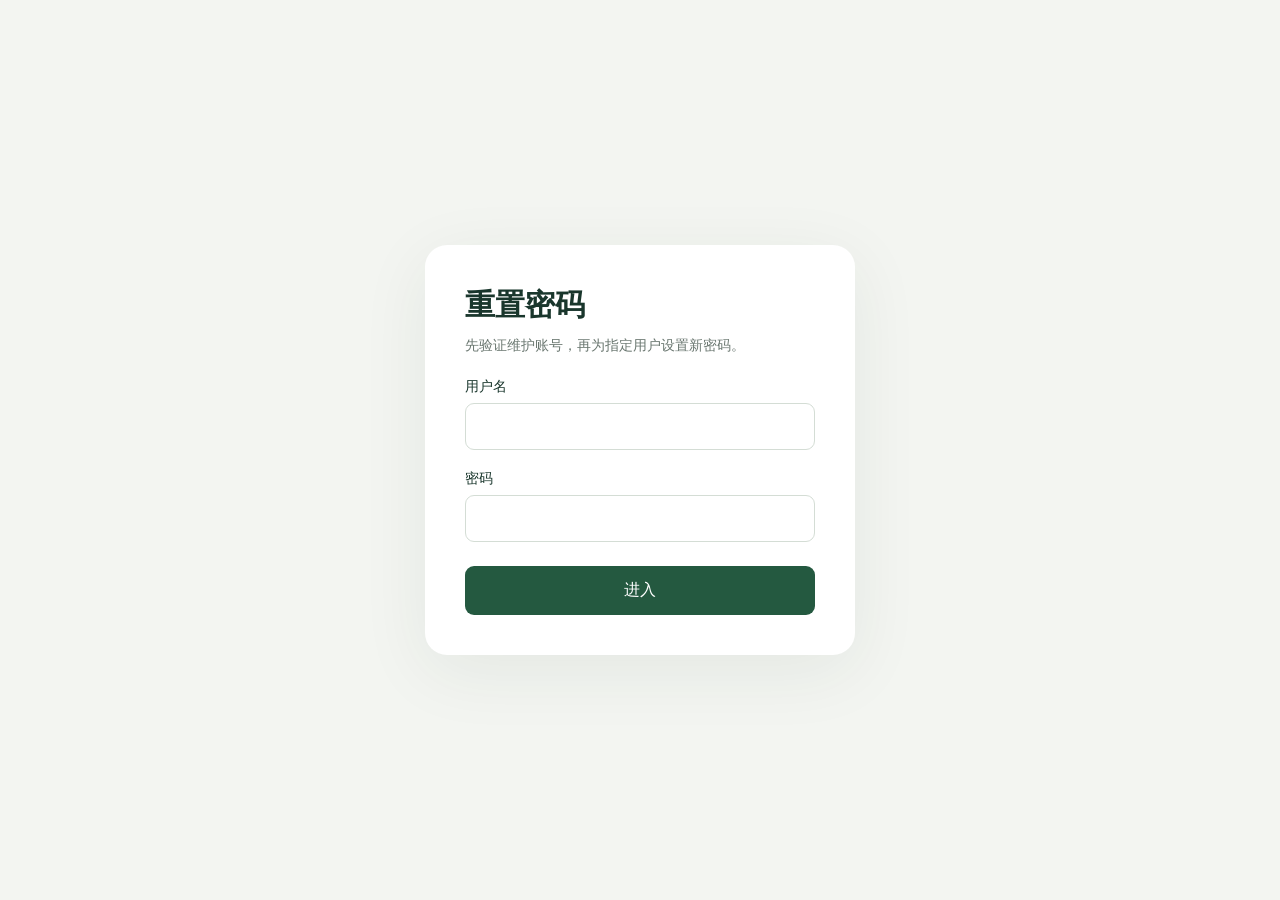
<file: server/resetpw.html>
<!doctype html>
<html lang="zh-CN">
<head>
<meta charset="utf-8">
<meta name="viewport" content="width=device-width,initial-scale=1">
<title>重置密码 · IELTS Atlas</title>
<style>
*{box-sizing:border-box}body{margin:0;min-height:100vh;display:grid;place-items:center;background:#f3f5f1;color:#19362c;font:16px system-ui,sans-serif;padding:24px}
main{width:100%;max-width:430px;background:white;padding:40px;border-radius:22px;box-shadow:0 16px 70px #19362c12}
h1{font-size:30px;margin:0 0 8px}p{color:#6a7770;line-height:1.7;font-size:14px;margin:0}
label{display:block;margin:20px 0 7px;font-size:14px}
input{width:100%;padding:13px;border:1px solid #d4ddd5;border-radius:9px;font:inherit}
input:focus{outline:2px solid #65987c}
button{cursor:pointer;width:100%;padding:14px;border:0;border-radius:9px;background:#245940;color:white;font:inherit;margin-top:24px}
button:disabled{opacity:.6}
#error{color:#b33434;min-height:22px;margin:16px 0 0}
#ok{color:#245940;min-height:22px;margin:16px 0 0}
[hidden]{display:none!important}
</style>
</head>
<body>
<main>
<h1>重置密码</h1>
<p id="intro">先验证维护账号，再为指定用户设置新密码。</p>

<form id="gate">
<label for="gate-user">用户名</label>
<input id="gate-user" autocomplete="username" maxlength="80" required>
<label for="gate-password">密码</label>
<input id="gate-password" type="password" autocomplete="current-password" maxlength="128" required>
<p id="gate-error" role="alert"></p>
<button id="gate-submit" type="submit">进入</button>
</form>

<form id="reset" hidden>
<label for="username">要重置的账号</label>
<input id="username" autocomplete="off" maxlength="80" required>
<label for="password">新密码</label>
<input id="password" type="password" autocomplete="new-password" minlength="6" maxlength="128" required>
<label for="confirm">再次输入新密码</label>
<input id="confirm" type="password" autocomplete="new-password" minlength="6" maxlength="128" required>
<p id="error" role="alert"></p>
<p id="ok" role="status"></p>
<button id="submit" type="submit">重置密码</button>
</form>
</main>
<script>
const el = id => document.getElementById(id);
async function post(url, body) {
    const response = await fetch(url, {method: 'POST', headers: {'Content-Type': 'application/json'}, body: JSON.stringify(body)});
    const result = await response.json().catch(() => ({}));
    if (!response.ok) throw Error(result.error || '操作失败');
    return result;
}
el('gate').onsubmit = async event => {
    event.preventDefault();
    el('gate-submit').disabled = true;
    el('gate-error').textContent = '';
    try {
        await post('/api/resetpw/auth', {username: el('gate-user').value, password: el('gate-password').value});
        el('gate').hidden = true;
        el('reset').hidden = false;
        el('intro').textContent = '输入账号和新密码。重置后该账号需要重新登录。';
    } catch (error) {
        el('gate-error').textContent = error.message;
    } finally {
        el('gate-submit').disabled = false;
    }
};
el('reset').onsubmit = async event => {
    event.preventDefault();
    el('submit').disabled = true;
    el('error').textContent = '';
    el('ok').textContent = '';
    try {
        const result = await post('/api/resetpw', {
            username: el('username').value,
            password: el('password').value,
            confirmPassword: el('confirm').value
        });
        el('ok').textContent = '已重置「' + result.name + '」的密码。';
        el('password').value = '';
        el('confirm').value = '';
    } catch (error) {
        el('error').textContent = error.message;
    } finally {
        el('submit').disabled = false;
    }
};
</script>
</body>
</html>
</file>
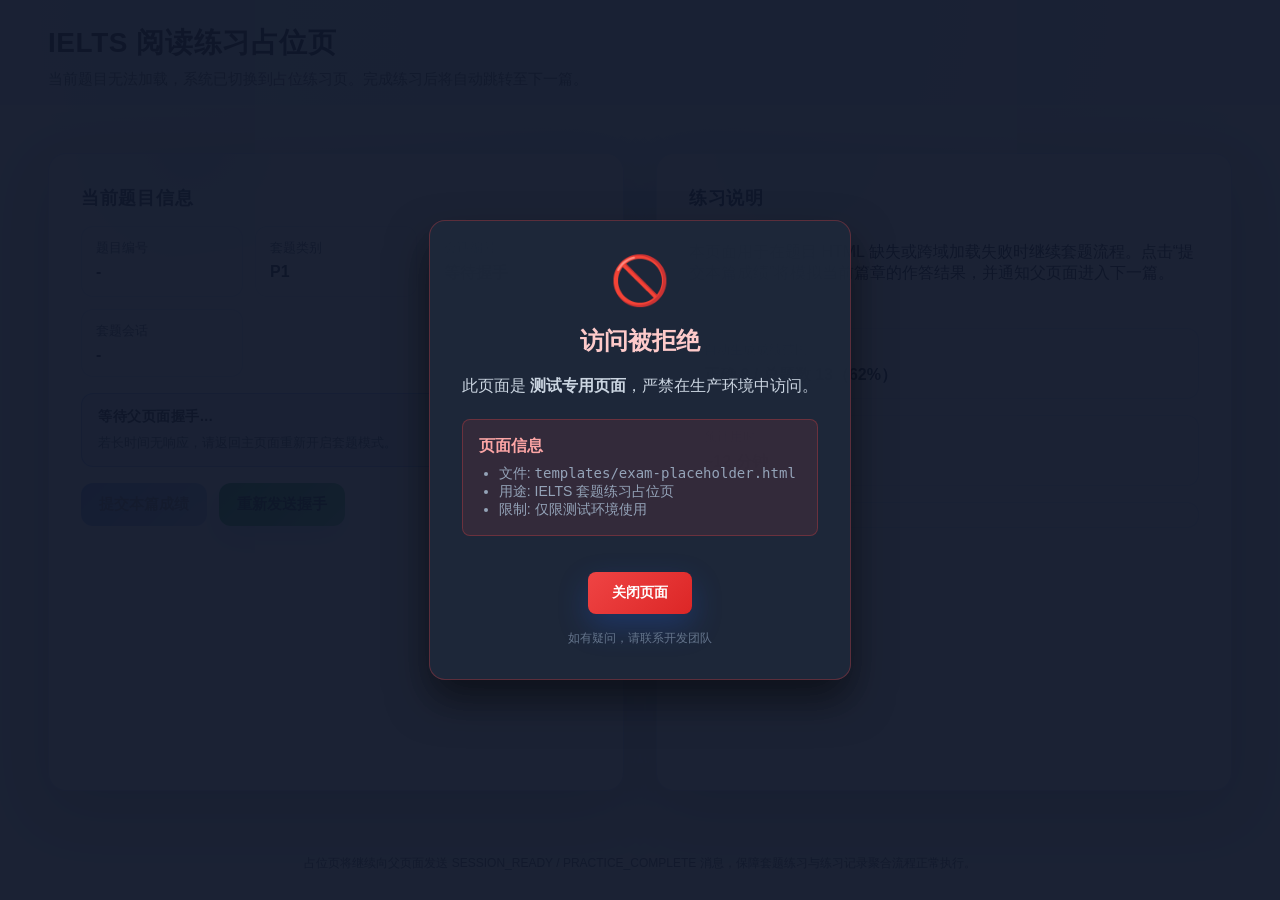
<file: templates/exam-placeholder.html>
<!DOCTYPE html>
<html lang="zh-CN">
<head>
    <meta charset="UTF-8">
    <title>IELTS 阅读练习占位页</title>
    <meta name="viewport" content="width=device-width, initial-scale=1">
    <style>
        :root {
            color-scheme: light dark;
            --bg: #0f172a;
            --panel: #111827;
            --text: #e2e8f0;
            --muted: #94a3b8;
            --accent: #38bdf8;
            --success: #34d399;
            --warn: #facc15;
            --error: #f87171;
        }
        @media (prefers-color-scheme: light) {
            :root {
                --bg: #f8fafc;
                --panel: #ffffff;
                --text: #0f172a;
                --muted: #475569;
                --accent: #2563eb;
                --success: #16a34a;
                --warn: #ca8a04;
                --error: #dc2626;
            }
        }
        * { box-sizing: border-box; }
        body {
            margin: 0;
            min-height: 100vh;
            display: flex;
            flex-direction: column;
            font-family: 'Segoe UI', -apple-system, BlinkMacSystemFont, 'PingFang SC', 'Microsoft YaHei', sans-serif;
            background: radial-gradient(circle at top, rgba(56,189,248,0.16), transparent 55%), var(--bg);
            color: var(--text);
        }
        header {
            padding: 24px clamp(24px, 5vw, 48px) 16px;
            display: flex;
            flex-direction: column;
            gap: 8px;
            position: relative;
            overflow: hidden;
        }
        header::after {
            content: '';
            position: absolute;
            inset: 0;
            background: linear-gradient(120deg, rgba(56,189,248,0.18), rgba(129,140,248,0.18));
            opacity: 0.6;
            pointer-events: none;
        }
        header h1 {
            margin: 0;
            font-weight: 600;
            font-size: clamp(20px, 2.6vw, 28px);
            letter-spacing: 0.02em;
            position: relative;
            z-index: 1;
        }
        header p {
            margin: 0;
            color: var(--muted);
            font-size: 15px;
            position: relative;
            z-index: 1;
        }
        main {
            flex: 1;
            display: grid;
            gap: clamp(20px, 4vw, 32px);
            grid-template-columns: repeat(auto-fit, minmax(260px, 1fr));
            padding: clamp(24px, 5vw, 48px);
        }
        .panel {
            background: color-mix(in srgb, var(--panel) 92%, transparent);
            border: 1px solid color-mix(in srgb, var(--accent) 22%, transparent);
            border-radius: 18px;
            padding: clamp(20px, 3vw, 32px);
            display: flex;
            flex-direction: column;
            gap: 16px;
            box-shadow: 0 18px 60px rgba(15,23,42,0.28);
            position: relative;
            overflow: hidden;
        }
        .panel::before {
            content: '';
            position: absolute;
            inset: -120px 40% auto -60px;
            height: 220px;
            background: radial-gradient(circle, rgba(56,189,248,0.18), transparent 65%);
            transform: rotate(-8deg);
            pointer-events: none;
        }
        .panel h2 {
            margin: 0;
            font-size: 18px;
            font-weight: 600;
            letter-spacing: 0.04em;
        }
        .meta-grid {
            display: grid;
            grid-template-columns: repeat(auto-fit, minmax(120px, 1fr));
            gap: 12px;
        }
        .meta-item {
            display: flex;
            flex-direction: column;
            gap: 6px;
            padding: 12px 14px;
            border-radius: 12px;
            background: color-mix(in srgb, var(--panel) 70%, transparent);
            border: 1px solid color-mix(in srgb, var(--accent) 15%, transparent);
        }
        .meta-label { font-size: 13px; color: var(--muted); }
        .meta-value { font-size: 16px; font-weight: 600; word-break: break-word; }
        .status {
            border-radius: 12px;
            padding: 14px 16px;
            display: flex;
            flex-direction: column;
            gap: 8px;
            background: color-mix(in srgb, var(--accent) 12%, transparent);
            border: 1px solid color-mix(in srgb, var(--accent) 40%, transparent);
        }
        .status strong { font-size: 14px; letter-spacing: 0.04em; }
        .status span { font-size: 13px; color: var(--muted); }
        .actions {
            display: flex;
            flex-wrap: wrap;
            gap: 12px;
        }
        button {
            border: none;
            border-radius: 12px;
            font-size: 15px;
            padding: 12px 18px;
            cursor: pointer;
            font-weight: 600;
            transition: transform 0.18s ease, filter 0.2s ease;
            color: #0f172a;
            background: linear-gradient(135deg, var(--accent), color-mix(in srgb, var(--accent) 55%, #f1f5f9));
            box-shadow: 0 12px 30px rgba(37, 99, 235, 0.25);
        }
        button:disabled {
            cursor: not-allowed;
            opacity: 0.6;
            transform: none;
            box-shadow: none;
        }
        button:hover:not(:disabled) { transform: translateY(-1px); filter: brightness(1.04); }
        footer {
            padding: 16px 24px 28px;
            font-size: 12px;
            color: var(--muted);
            text-align: center;
        }
        .log-area {
            background: color-mix(in srgb, var(--panel) 78%, transparent);
            border-radius: 12px;
            padding: 12px 14px;
            font-size: 12px;
            font-family: 'JetBrains Mono', 'Fira Code', monospace;
            max-height: 160px;
            overflow: auto;
            border: 1px solid color-mix(in srgb, var(--accent) 18%, transparent);
        }
        .log-area div { margin-bottom: 4px; }
        .log-area .info { color: var(--accent); }
        .log-area .warn { color: var(--warn); }
        .log-area .error { color: var(--error); }
        .pill {
            display: inline-flex;
            align-items: center;
            gap: 6px;
            padding: 6px 10px;
            border-radius: 999px;
            background: color-mix(in srgb, var(--accent) 18%, transparent);
            color: var(--text);
            font-size: 12px;
            letter-spacing: 0.02em;
        }
        #practice-review-nav {
            position: absolute;
            left: 50%;
            top: 50%;
            transform: translate(-50%, -50%);
            display: none;
            align-items: center;
            gap: 8px;
            z-index: 3;
        }
        #practice-review-nav button {
            border: 1px solid color-mix(in srgb, var(--accent) 35%, transparent);
            border-radius: 8px;
            padding: 5px 11px;
            font-size: 12px;
            font-weight: 600;
            color: var(--text);
            background: color-mix(in srgb, var(--panel) 78%, transparent);
            box-shadow: none;
        }
        #practice-review-nav button:disabled {
            opacity: 0.45;
            cursor: not-allowed;
        }
    </style>
</head>
<body data-exam-id="" data-exam-state="initial">
<!-- 环境检查警告覆盖层 -->
<div id="access-denied-overlay" style="display: none; position: fixed; top: 0; left: 0; width: 100%; height: 100%; background: rgba(15, 23, 42, 0.95); color: #e2e8f0; z-index: 9999; align-items: center; justify-content: center; flex-direction: column; padding: 40px; text-align: center; font-family: 'Segoe UI', -apple-system, BlinkMacSystemFont, 'PingFang SC', 'Microsoft YaHei', sans-serif;">
    <div style="max-width: 600px; background: rgba(30, 41, 59, 0.9); border-radius: 16px; padding: 32px; border: 1px solid rgba(239, 68, 68, 0.3); box-shadow: 0 20px 40px rgba(0, 0, 0, 0.5);">
        <div style="font-size: 48px; margin-bottom: 16px;">🚫</div>
        <h1 style="margin: 0 0 16px; font-size: 24px; color: #fecaca; font-weight: 600;">访问被拒绝</h1>
        <p style="margin: 0 0 20px; color: #cbd5e1; line-height: 1.6;">此页面是 <strong>测试专用页面</strong>，严禁在生产环境中访问。</p>
        <div style="background: rgba(239, 68, 68, 0.1); border: 1px solid rgba(239, 68, 68, 0.3); border-radius: 8px; padding: 16px; margin: 20px 0; text-align: left;">
            <h3 style="margin: 0 0 8px; font-size: 16px; color: #fca5a5;">页面信息</h3>
            <ul style="margin: 0; padding-left: 20px; color: #94a3b8; font-size: 14px;">
                <li>文件: <code>templates/exam-placeholder.html</code></li>
                <li>用途: IELTS 套题练习占位页</li>
                <li>限制: 仅限测试环境使用</li>
            </ul>
        </div>
        <button onclick="window.close()" style="background: linear-gradient(135deg, #ef4444, #dc2626); color: white; border: none; border-radius: 8px; padding: 12px 24px; font-size: 14px; font-weight: 600; cursor: pointer; margin-top: 16px;">关闭页面</button>
        <p style="margin: 16px 0 0; font-size: 12px; color: #64748b;">如有疑问，请联系开发团队</p>
    </div>
</div>
<header>
    <h1 id="exam-title">IELTS 阅读练习占位页</h1>
    <p id="exam-subtitle">当前题目无法加载，系统已切换到占位练习页。完成练习后将自动跳转至下一篇。</p>
</header>
<main>
    <section class="panel">
        <h2>当前题目信息</h2>
        <div class="meta-grid">
            <div class="meta-item">
                <span class="meta-label">题目编号</span>
                <span class="meta-value" id="meta-exam-id">-</span>
            </div>
            <div class="meta-item">
                <span class="meta-label">套题类别</span>
                <span class="meta-value" id="meta-category">P1</span>
            </div>
            <div class="meta-item">
                <span class="meta-label">会话编号</span>
                <span class="meta-value" id="meta-session">等待握手</span>
            </div>
            <div class="meta-item">
                <span class="meta-label">套题会话</span>
                <span class="meta-value" id="meta-suite">-</span>
            </div>
        </div>
        <div class="status" id="status-block">
            <strong id="status-title">等待父页面握手...</strong>
            <span id="status-detail">若长时间无响应，请返回主页面重新开启套题模式。</span>
        </div>
        <div class="actions">
            <button id="complete-exam-btn" disabled>提交本篇成绩</button>
            <button id="force-ready-btn" style="background:linear-gradient(135deg, var(--success), color-mix(in srgb, var(--success) 65%, #f1f5f9)); color:#042f2e;">重新发送握手</button>
        </div>
    </section>
    <section class="panel">
        <h2>练习说明</h2>
        <p>本页面用于在题目 HTML 缺失或跨域加载失败时继续套题流程。点击“提交本篇成绩”将模拟当前篇章的作答结果，并通知父页面进入下一篇。</p>
        <div class="meta-item" style="margin-top:12px;">
            <span class="meta-label">自动生成成绩范围</span>
            <span class="meta-value" id="meta-score">正确 8 / 总题数 13（62%）</span>
        </div>
        <div class="meta-item">
            <span class="meta-label">预计用时</span>
            <span class="meta-value" id="meta-duration">~12 分钟</span>
        </div>
        <div class="log-area" id="event-log"></div>
    </section>
</main>
<footer>
    占位页将继续向父页面发送 SESSION_READY / PRACTICE_COMPLETE 消息，保障套题练习与练习记录聚合流程正常执行。
</footer>
<script src="../js/utils/environmentDetector.js"></script>
<script src="../js/utils/suiteBackGuard.js"></script>
<script>
(function() {
    const opener = window.opener || window.parent;
    const expectedParentOrigin = (() => {
        try {
            if (!document.referrer) return '';
            const parsed = new URL(document.referrer, window.location.href);
            // Chromium: file URL.origin is "file://", postMessage event.origin is "null".
            if (parsed.protocol === 'file:') return '';
            if (!parsed.origin || parsed.origin === 'null' || parsed.origin === 'file://') return '';
            return parsed.origin;
        } catch (_) {
            return '';
        }
    })();
    const overlay = document.getElementById('access-denied-overlay');
    const detector = window.EnvironmentDetector;
    const isTestEnv = detector && typeof detector.isInTestEnvironment === 'function'
        ? detector.isInTestEnvironment()
        : false;

    if (!isTestEnv) {
        if (overlay) {
            overlay.style.display = 'flex';
        }
        document.body.dataset.examState = 'blocked';
        console.warn('[SuitePlaceholder] 非测试环境禁止访问，占位页已锁定。');
        return;
    }

    if (overlay) {
        overlay.style.display = 'none';
    }
    const state = {
        examId: null,
        title: 'IELTS 阅读练习',
        category: 'P1',
        sessionId: null,
        suiteSessionId: null,
        sequenceIndex: null,
        handshakeReady: false,
        submitted: false,
        reviewMode: false,
        reviewViewMode: 'answering',
        suiteReviewMode: false,
        autoAdvanceAfterSubmit: true,
        reviewContext: null,
        reviewEntryIndex: 0,
        baseDuration: 11 * 60,
        correctCount: 8,
        totalCount: 13,
        simulationMode: false,
        simulationCtx: null,
        expectedParentOrigin,
        parentOrigin: '',
        parentOriginIsOpaque: false,
        windowSessionToken: '',
        submissionId: ''
    };

    const dom = {
        title: document.getElementById('exam-title'),
        subtitle: document.getElementById('exam-subtitle'),
        metaExam: document.getElementById('meta-exam-id'),
        metaCategory: document.getElementById('meta-category'),
        metaSession: document.getElementById('meta-session'),
        metaSuite: document.getElementById('meta-suite'),
        metaScore: document.getElementById('meta-score'),
        metaDuration: document.getElementById('meta-duration'),
        statusTitle: document.getElementById('status-title'),
        statusDetail: document.getElementById('status-detail'),
        completeBtn: document.getElementById('complete-exam-btn'),
        forceReadyBtn: document.getElementById('force-ready-btn'),
        log: document.getElementById('event-log')
    };
    let suiteBackGuardController = null;

    function ensureReviewNavBar() {
        let bar = document.getElementById('practice-review-nav');
        if (bar) {
            return bar;
        }
        bar = document.createElement('div');
        bar.id = 'practice-review-nav';
        bar.innerHTML = `
            <button type="button" data-review-nav="prev">上一题</button>
            <button type="button" data-review-nav="next">下一题</button>
        `;
        bar.addEventListener('click', (event) => {
            const button = event.target && event.target.closest
                ? event.target.closest('button[data-review-nav]')
                : null;
            if (!button || button.disabled) {
                return;
            }
            const direction = button.dataset.reviewNav || '';
            if (!direction) {
                return;
            }
            postMessage('REVIEW_NAVIGATE', {
                direction,
                examId: document.body.dataset.examId || state.examId || null,
                sessionId: null,
                suiteSessionId: state.suiteSessionId || null,
                suiteReviewMode: state.suiteReviewMode === true || isManualReviewModeEnabled(),
                currentIndex: Number.isInteger(state.reviewEntryIndex) ? state.reviewEntryIndex : 0,
                finalizeOnNext: Boolean(direction === 'next' && bar.dataset && bar.dataset.finalizeOnNext === 'true')
            });
        });
        const header = document.querySelector('body > header') || document.querySelector('header');
        if (header) {
            header.appendChild(bar);
        } else {
            document.body.insertAdjacentElement('afterbegin', bar);
        }
        return bar;
    }

    function setReviewNavVisibility(visible) {
        const bar = ensureReviewNavBar();
        if (bar && bar.style) {
            bar.style.display = visible ? 'inline-flex' : 'none';
        }
    }

    function isManualReviewModeEnabled() {
        return state.autoAdvanceAfterSubmit === false;
    }

    function applyFallbackManualNavContext() {
        if (!isManualReviewModeEnabled()) {
            return;
        }
        const bar = ensureReviewNavBar();
        const prevBtn = bar.querySelector('button[data-review-nav="prev"]');
        const nextBtn = bar.querySelector('button[data-review-nav="next"]');
        const currentIndex = Number.isFinite(state.sequenceIndex) ? Number(state.sequenceIndex) : 0;
        const total = 3;
        bar.dataset.reviewIndex = String(currentIndex);
        bar.dataset.reviewTotal = String(total);
        bar.dataset.viewMode = state.reviewViewMode || 'answering';
        bar.dataset.finalizeOnNext = 'false';
        if (prevBtn) {
            prevBtn.disabled = true;
        }
        if (nextBtn) {
            nextBtn.disabled = true;
        }
        state.suiteReviewMode = true;
        state.reviewEntryIndex = currentIndex;
        setReviewNavVisibility(true);
    }

    function decodeParam(value) {
        if (!value) return '';
        try { return decodeURIComponent(value.replace(/\+/g, ' ')); }
        catch (_) { return value; }
    }

    function parseParams() {
        const params = new URLSearchParams(window.location.search);
        const title = decodeParam(params.get('title')) || state.title;
        const examId = decodeParam(params.get('examId')) || null;
        const category = decodeParam(params.get('category')) || 'P1';
        const suiteSessionId = decodeParam(params.get('suiteSessionId')) || null;
        const suiteFlowMode = decodeParam(params.get('suiteFlowMode')) || '';
        const seq = params.get('index');

        state.title = title;
        state.examId = examId;
        state.category = category;
        state.suiteSessionId = suiteSessionId;
        state.sequenceIndex = seq != null ? Number(seq) : null;
        // 占位页在复用窗口切换时可能先于 INIT_SESSION 完成首帧渲染；
        // 从受宿主签名的 URL 上下文恢复手动回看开关，确保导航栏不丢失。
        if (suiteFlowMode.toLowerCase() === 'stationary') {
            state.autoAdvanceAfterSubmit = false;
            state.suiteReviewMode = true;
        }
        if (suiteFlowMode.toLowerCase() === 'simulation') {
            const total = Number(params.get('suiteSequenceTotal')) || 3;
            const currentIndex = Number.isFinite(state.sequenceIndex) ? state.sequenceIndex : 0;
            state.simulationMode = true;
            state.simulationCtx = {
                currentIndex,
                total,
                isLast: currentIndex >= total - 1
            };
        }

        document.body.dataset.examId = examId || '';
        dom.title.textContent = title || 'IELTS 阅读练习占位页';
        dom.subtitle.innerHTML = seq != null
            ? `当前为套题第 <span class="pill">${Number(seq) + 1}</span> 篇，请在完成后点击提交。`
            : '当前题目无法加载，系统已切换到占位练习页。';
        dom.metaExam.textContent = examId || '未提供';
        dom.metaCategory.textContent = category || 'P1';
        dom.metaSuite.textContent = suiteSessionId || '-';
        updateSuiteBackGuard();
        dom.metaScore.textContent = `正确 ${state.correctCount} / 总题数 ${state.totalCount}（${Math.round((state.correctCount / state.totalCount) * 100)}%）`;
        dom.metaDuration.textContent = '~12 分钟';
        applyFallbackManualNavContext();
    }

    function log(message, level = 'info') {
        if (!dom.log) return;
        const entry = document.createElement('div');
        entry.className = level;
        const timestamp = new Date().toLocaleTimeString();
        entry.textContent = `[${timestamp}] ${message}`;
        dom.log.prepend(entry);
    }

    function createSubmissionId() {
        try {
            if (window.crypto && typeof window.crypto.randomUUID === 'function') {
                return `placeholder-submit-${window.crypto.randomUUID()}`;
            }
        } catch (_) {
            // Fall through to a session-bound identifier.
        }
        return `placeholder-submit-${state.sessionId || state.examId || 'session'}-${Date.now()}-${Math.random().toString(36).slice(2)}`;
    }

    function buildEnvelope(type, payload) {
        const data = Object.assign({
            examId: state.examId,
            title: state.title,
            category: state.category,
            suiteSessionId: state.suiteSessionId,
            sessionId: state.sessionId,
            windowSessionToken: state.windowSessionToken || null,
            source: 'suite_placeholder',
            timestamp: Date.now()
        }, payload || {});
        if (type === 'PRACTICE_COMPLETE') {
            state.submissionId = data.submissionId || state.submissionId || createSubmissionId();
            data.submissionId = state.submissionId;
        }
        return { type, data, source: 'suite_placeholder' };
    }

    function postMessage(type, payload) {
        if (!opener || opener === window) {
            log('未检测到父窗口，消息未发送。', 'warn');
            return;
        }
        try {
            const targetOrigin = state.parentOrigin && state.parentOrigin !== 'null'
                ? state.parentOrigin
                : (state.expectedParentOrigin || (window.location.protocol === 'file:' ? '*' : ''));
            if (!targetOrigin) {
                log(`缺少可信父窗口 origin，未发送 ${type}`, 'warn');
                return;
            }
            opener.postMessage(buildEnvelope(type, payload), targetOrigin);
            log(`已发送 ${type} 消息`, 'info');
        } catch (error) {
            log(`发送 ${type} 消息失败: ${error}`, 'error');
        }
    }

    function notifySuiteCloseAttempt(reason) {
        if (!state.suiteSessionId) {
            return;
        }
        postMessage('SUITE_CLOSE_ATTEMPT', {
            reason: reason || 'unknown'
        });
    }

    function installSuiteBackGuard() {
        if (suiteBackGuardController || !state.suiteSessionId) {
            return;
        }
        const factory = (
            window.SuiteBackGuard && typeof window.SuiteBackGuard.create === 'function'
        )
            ? window.SuiteBackGuard.create
            : (typeof window.createSuiteBackGuard === 'function' ? window.createSuiteBackGuard : null);
        if (!factory) {
            log('SuiteBackGuard 未就绪，跳过防退回守护。', 'warn');
            return;
        }
        suiteBackGuardController = factory({
            getSuiteSessionId: () => state.suiteSessionId || null,
            onBlocked: () => {
                notifySuiteCloseAttempt('history_back_blocked');
                log('已拦截历史后退，保持当前篇。', 'warn');
            }
        });
        if (!suiteBackGuardController || typeof suiteBackGuardController.activate !== 'function') {
            suiteBackGuardController = null;
            log('SuiteBackGuard 工厂返回无效控制器，跳过防退回守护。', 'warn');
            return;
        }
        suiteBackGuardController.activate();
    }

    function teardownSuiteBackGuard() {
        if (!suiteBackGuardController) {
            return;
        }
        if (typeof suiteBackGuardController.deactivate === 'function') {
            try {
                suiteBackGuardController.deactivate();
            } catch (_) {
                // ignore teardown failures
            }
        }
        suiteBackGuardController = null;
    }

    function updateSuiteBackGuard() {
        if (state.suiteSessionId) {
            installSuiteBackGuard();
            return;
        }
        teardownSuiteBackGuard();
    }

    function setReadOnlyMode(readOnly) {
        state.reviewMode = Boolean(readOnly);
        const disabled = !state.handshakeReady || state.reviewMode || state.submitted;
        dom.completeBtn.disabled = disabled;
        dom.completeBtn.textContent = state.reviewMode ? '回顾模式' : '提交本篇成绩';
    }

    function markState(stateLabel, detail) {
        document.body.dataset.examState = stateLabel;
        dom.statusTitle.textContent = stateLabel;
        if (detail) {
            dom.statusDetail.textContent = detail;
        }
    }

    function normalizeId(value) {
        return value == null ? '' : String(value).trim();
    }

    function asObject(value) {
        return value && typeof value === 'object' && !Array.isArray(value) ? value : {};
    }

    function firstObject() {
        let fallback = null;
        for (let i = 0; i < arguments.length; i++) {
            const value = arguments[i];
            if (value && typeof value === 'object' && !Array.isArray(value)) {
                if (Object.keys(value).length > 0) {
                    return Object.assign({}, value);
                }
                if (!fallback) {
                    fallback = value;
                }
            }
        }
        return fallback ? Object.assign({}, fallback) : {};
    }

    function isAnswerMap(value) {
        return value && typeof value === 'object' && !Array.isArray(value);
    }

    function normalizeQuestionKey(rawKey, index) {
        if (rawKey == null || rawKey === '') {
            return `q${index + 1}`;
        }
        const key = String(rawKey).trim();
        const keyPart = key.includes('::')
            ? key.split('::').pop().trim()
            : key;
        const explicitQuestionMatch = keyPart.match(/(?:^|[^a-z0-9])q(?:uestion)?[-_\s]*(\d+)(?:\D|$)/i)
            || keyPart.match(/^q(?:uestion)?[-_\s]*(\d+)$/i);
        if (explicitQuestionMatch) {
            return `q${explicitQuestionMatch[1]}`;
        }
        const digitMatches = Array.from(keyPart.matchAll(/(\d+)/g));
        const digitMatch = digitMatches.length ? digitMatches[digitMatches.length - 1] : null;
        if (digitMatch) {
            return `q${digitMatch[1]}`;
        }
        return keyPart.toLowerCase();
    }

    function normalizeAnswerValue(value) {
        if (value == null) {
            return '';
        }
        if (Array.isArray(value)) {
            return value.map((item) => normalizeAnswerValue(item)).filter(Boolean).join(',');
        }
        if (typeof value === 'object') {
            return normalizeAnswerValue(
                value.answer ?? value.userAnswer ?? value.value ?? value.text ?? value.label ?? ''
            );
        }
        return String(value).trim();
    }

    function normalizeAnswerMap(rawMap) {
        const map = {};
        if (Array.isArray(rawMap)) {
            rawMap.forEach((entry, index) => {
                if (!entry) {
                    return;
                }
                const key = normalizeQuestionKey(entry.questionId ?? entry.id ?? entry.key, index);
                const value = normalizeAnswerValue(entry.answer ?? entry.userAnswer ?? entry.correctAnswer ?? entry.value ?? entry);
                if (value) {
                    map[key] = value;
                }
            });
            return map;
        }
        if (!isAnswerMap(rawMap)) {
            return map;
        }
        Object.entries(rawMap).forEach(([rawKey, rawValue], index) => {
            const key = normalizeQuestionKey(rawKey, index);
            const value = normalizeAnswerValue(rawValue);
            if (value) {
                map[key] = value;
            }
        });
        return map;
    }

    function mergeAnswerMaps() {
        const merged = {};
        for (let i = 0; i < arguments.length; i++) {
            const normalized = normalizeAnswerMap(arguments[i]);
            Object.entries(normalized).forEach(([key, value]) => {
                if (!Object.prototype.hasOwnProperty.call(merged, key)) {
                    merged[key] = value;
                }
            });
        }
        return merged;
    }

    function normalizeComparisonMap(rawComparison) {
        if (!isAnswerMap(rawComparison)) {
            return {};
        }
        const comparison = {};
        Object.entries(rawComparison).forEach(([rawKey, rawItem], index) => {
            if (!rawItem) {
                return;
            }
            const item = asObject(rawItem);
            const key = normalizeQuestionKey(item.questionId ?? rawKey, index);
            const userAnswer = normalizeAnswerValue(item.userAnswer ?? item.user ?? item.answer);
            if (!userAnswer) {
                return;
            }
            comparison[key] = {
                questionId: key,
                userAnswer,
                correctAnswer: '',
                isCorrect: null
            };
        });
        return comparison;
    }

    function buildComparisonFromMaps(rawComparison, answers, correctAnswerMap) {
        const comparison = normalizeComparisonMap(rawComparison);
        const answerMap = normalizeAnswerMap(answers);
        const correctMap = normalizeAnswerMap(correctAnswerMap);
        const keys = new Set([
            ...Object.keys(answerMap),
            ...Object.keys(correctMap),
            ...Object.keys(comparison)
        ]);
        keys.forEach((key) => {
            const item = comparison[key] || { questionId: key };
            if (!item.userAnswer) {
                item.userAnswer = answerMap[key] || '';
            }
            const hasCanonicalCorrectAnswer = Object.prototype.hasOwnProperty.call(correctMap, key);
            if (hasCanonicalCorrectAnswer) {
                item.correctAnswer = correctMap[key] || '';
            } else {
                item.correctAnswer = '';
            }
            if (hasCanonicalCorrectAnswer) {
                item.isCorrect = item.correctAnswer
                    ? String(item.userAnswer).trim().toLowerCase() === String(item.correctAnswer).trim().toLowerCase()
                    : false;
            } else {
                item.isCorrect = null;
            }
            comparison[key] = item;
        });
        return comparison;
    }

    function firstArray() {
        for (let i = 0; i < arguments.length; i++) {
            if (Array.isArray(arguments[i])) {
                return arguments[i].slice();
            }
        }
        return [];
    }

    function firstFiniteNumber() {
        for (let i = 0; i < arguments.length; i++) {
            if (arguments[i] == null || arguments[i] === '') {
                continue;
            }
            const normalized = Number(arguments[i]);
            if (Number.isFinite(normalized)) {
                return normalized;
            }
        }
        return null;
    }

    function firstNonEmptyString() {
        for (let i = 0; i < arguments.length; i++) {
            const normalized = normalizeId(arguments[i]);
            if (normalized) {
                return normalized;
            }
        }
        return '';
    }

    function extractPayloadScope(payload = {}, entry = null) {
        const source = asObject(payload);
        const replayEntry = asObject(entry || source.entry);
        const metadata = asObject(replayEntry.metadata);
        const rawData = asObject(replayEntry.rawData);
        const realData = asObject(replayEntry.realData);
        return {
            examId: firstNonEmptyString(
                replayEntry.examId,
                metadata.examId,
                rawData.examId,
                realData.examId,
                source.examId
            ),
            suiteSessionId: firstNonEmptyString(
                source.suiteSessionId,
                replayEntry.suiteSessionId,
                metadata.suiteSessionId,
                rawData.suiteSessionId,
                realData.suiteSessionId
            ),
            sessionId: firstNonEmptyString(
                source.sessionId,
                replayEntry.sessionId,
                metadata.sessionId,
                rawData.sessionId,
                realData.sessionId
            )
        };
    }

    function canAcceptScopedPayload(scope, options = {}) {
        const incomingExamId = normalizeId(scope && scope.examId);
        const currentExamId = normalizeId(state.examId);
        if (!incomingExamId || !currentExamId || incomingExamId === currentExamId) {
            return true;
        }

        const incomingSuiteId = normalizeId(scope && scope.suiteSessionId);
        const currentSuiteId = normalizeId(state.suiteSessionId);
        if (incomingSuiteId && currentSuiteId && incomingSuiteId === currentSuiteId) {
            return true;
        }

        return Boolean(options.allowSuiteBind && incomingSuiteId && !currentSuiteId);
    }

    function applyPayloadScope(scope, options = {}) {
        const previousSuiteId = normalizeId(state.suiteSessionId);
        const suiteSessionId = normalizeId(scope && scope.suiteSessionId);
        if (suiteSessionId) {
            state.suiteSessionId = suiteSessionId;
            dom.metaSuite.textContent = suiteSessionId;
        }

        const sessionId = normalizeId(scope && scope.sessionId);
        if (sessionId) {
            if (normalizeId(state.sessionId) && normalizeId(state.sessionId) !== sessionId) {
                state.submissionId = '';
            }
            state.sessionId = sessionId;
            dom.metaSession.textContent = sessionId;
        }

        const examId = normalizeId(scope && scope.examId);
        const currentExamId = normalizeId(state.examId);
        const sameSuite = suiteSessionId && previousSuiteId && suiteSessionId === previousSuiteId;
        const canReplaceExamId = !currentExamId
            || examId === currentExamId
            || options.forceExamId === true
            || sameSuite
            || !previousSuiteId;
        if (examId && canReplaceExamId) {
            state.examId = examId;
            document.body.dataset.examId = examId;
            dom.metaExam.textContent = examId;
        }

        updateSuiteBackGuard();
    }

    function calculateScoreFromComparison(answerComparison) {
        const comparison = asObject(answerComparison);
        const keys = Object.keys(comparison);
        if (keys.length === 0) {
            return null;
        }
        let correct = 0;
        keys.forEach((key) => {
            const item = asObject(comparison[key]);
            if (item.isCorrect === true) {
                correct += 1;
            }
        });
        const total = keys.length;
        const accuracy = total > 0 ? correct / total : 0;
        return {
            correct,
            total,
            accuracy,
            percentage: Math.round(accuracy * 100)
        };
    }

    function normalizeScoreInfo(scoreInfo, answerComparison) {
        const score = asObject(scoreInfo);
        const derived = calculateScoreFromComparison(answerComparison) || {};
        const correct = firstFiniteNumber(score.correct, score.correctCount, derived.correct, state.correctCount);
        const total = firstFiniteNumber(score.total, score.totalCount, score.questionCount, derived.total, state.totalCount);
        const accuracy = firstFiniteNumber(score.accuracy, total ? correct / total : null);
        const percentage = firstFiniteNumber(
            score.percentage,
            score.percent,
            accuracy != null ? Math.round(accuracy * 100) : null
        );
        return {
            correct: correct == null ? state.correctCount : correct,
            total: total == null ? state.totalCount : total,
            accuracy: accuracy == null ? 0 : accuracy,
            percentage: percentage == null ? 0 : Math.round(percentage)
        };
    }

    function formatDuration(seconds) {
        const normalized = Number(seconds);
        if (!Number.isFinite(normalized) || normalized <= 0) {
            return '~12 分钟';
        }
        const minutes = Math.max(1, Math.round(normalized / 60));
        return `${minutes} 分钟`;
    }

    function updateScoreDisplay(scoreInfo, duration) {
        const normalized = normalizeScoreInfo(scoreInfo || state.scoreInfo, state.answerComparison);
        state.correctCount = normalized.correct;
        state.totalCount = normalized.total;
        state.scoreInfo = normalized;
        dom.metaScore.textContent = `正确 ${normalized.correct} / 总题数 ${normalized.total}（${normalized.percentage}%）`;
        dom.metaDuration.textContent = formatDuration(duration || state.baseDuration);
    }

    function buildReplaySnapshot(payload = {}) {
        const source = asObject(payload);
        const entry = asObject(source.entry || source);
        const metadata = asObject(entry.metadata);
        const rawData = asObject(entry.rawData);
        const realData = asObject(entry.realData);
        const scoreInfo = firstObject(source.scoreInfo, entry.scoreInfo, realData.scoreInfo, rawData.scoreInfo);
        const rawAnswerComparison = firstObject(
            source.answerComparison,
            entry.answerComparison,
            realData.answerComparison,
            rawData.answerComparison,
            scoreInfo.details
        );
        const answers = firstObject(source.answers, entry.answers, realData.answers, rawData.answers);
        const correctAnswerMap = mergeAnswerMaps(
            source.correctAnswerMap,
            entry.correctAnswerMap,
            realData.correctAnswerMap,
            rawData.correctAnswerMap
        );
        const answerComparison = buildComparisonFromMaps(rawAnswerComparison, answers, correctAnswerMap);
        const hasCanonicalCorrectAnswers = Object.keys(correctAnswerMap).length > 0;
        const replayScoreInfo = hasCanonicalCorrectAnswers
            ? (calculateScoreFromComparison(answerComparison) || scoreInfo)
            : scoreInfo;
        const markedQuestions = firstArray(
            source.markedQuestions,
            entry.markedQuestions,
            metadata.markedQuestions,
            realData.markedQuestions,
            rawData.markedQuestions
        );
        const highlights = firstArray(source.highlights, entry.highlights, realData.highlights, rawData.highlights);
        const scrollY = firstFiniteNumber(source.scrollY, entry.scrollY, realData.scrollY, rawData.scrollY);
        return {
            entry,
            answers,
            answerComparison,
            markedQuestions,
            highlights,
            scrollY: scrollY == null ? 0 : scrollY,
            scoreInfo: replayScoreInfo,
            duration: firstFiniteNumber(source.duration, entry.duration, realData.duration, rawData.duration)
        };
    }

    function buildReplaySummary(snapshot) {
        const parts = [];
        const answerCount = Object.keys(snapshot.answers || {}).length;
        const comparisonCount = Object.keys(snapshot.answerComparison || {}).length;
        if (answerCount) {
            parts.push(`答案 ${answerCount}`);
        }
        if (comparisonCount) {
            parts.push(`对照 ${comparisonCount}`);
        }
        if (snapshot.markedQuestions.length) {
            parts.push(`标记 ${snapshot.markedQuestions.length}`);
        }
        if (snapshot.highlights.length) {
            parts.push(`高亮 ${snapshot.highlights.length}`);
        }
        if (snapshot.scrollY > 0) {
            parts.push(`滚动 ${Math.round(snapshot.scrollY)}px`);
        }
        return parts.length ? `已恢复${parts.join('、')}。` : '已回灌本篇结果。';
    }

    function appendReplaySummary(detail) {
        return state.replaySummary ? `${detail} ${state.replaySummary}` : detail;
    }

    function applyReviewContext(context = {}) {
        const scope = extractPayloadScope(context);
        if (!canAcceptScopedPayload(scope, { allowSuiteBind: true })) {
            log(`忽略错篇 REVIEW_CONTEXT: incoming=${scope.examId}, current=${state.examId}`, 'warn');
            return;
        }
        applyPayloadScope(scope);
        state.reviewContext = context;
        state.suiteReviewMode = context.suiteReviewMode === true || state.suiteReviewMode === true;
        const submittedBeforeContext = state.submitted === true;
        const previousFinalizeOnNext = state.finalizeOnNext === true;
        const previousReviewEntryIndex = Number.isFinite(Number(state.reviewEntryIndex))
            ? Number(state.reviewEntryIndex)
            : 0;
        state.reviewViewMode = context.viewMode === 'answering' ? 'answering' : 'review';
        if (Number.isInteger(context.currentIndex)) {
            state.reviewEntryIndex = context.currentIndex;
        }
        const bar = ensureReviewNavBar();
        const prevBtn = bar.querySelector('button[data-review-nav="prev"]');
        const nextBtn = bar.querySelector('button[data-review-nav="next"]');
        const currentIndex = Number.isFinite(Number(context.currentIndex)) ? Number(context.currentIndex) : state.reviewEntryIndex;
        const total = Number.isFinite(Number(context.total)) ? Number(context.total) : 1;
        state.finalizeOnNext = state.reviewViewMode === 'review' && (
            Boolean(context.finalizeOnNext)
            || (previousFinalizeOnNext && previousReviewEntryIndex === Number(currentIndex))
        );
        bar.dataset.reviewIndex = String(currentIndex);
        bar.dataset.reviewTotal = String(total);
        bar.dataset.viewMode = state.reviewViewMode;
        bar.dataset.finalizeOnNext = state.finalizeOnNext ? 'true' : 'false';
        if (prevBtn) {
            prevBtn.disabled = !context.canPrev;
        }
        if (nextBtn) {
            const preserveFinalNext = state.suiteReviewMode
                && submittedBeforeContext
                && Number(currentIndex) >= Number(total) - 1;
            nextBtn.disabled = !(context.canNext || state.finalizeOnNext || preserveFinalNext);
        }
        setReviewNavVisibility(context.showNav !== false);

        if (state.reviewViewMode === 'answering') {
            if (!submittedBeforeContext) {
                state.submitted = false;
                state.finalizeOnNext = false;
                setReadOnlyMode(false);
            }
            markState('当前为作答态', '请完成当前篇章后点击“提交本篇成绩”。');
            return;
        }

        state.submitted = true;
        setReadOnlyMode(context.readOnly !== false);
        if (state.finalizeOnNext) {
            markState('当前为回看态（末篇）', appendReplaySummary('点击“下一题”将完成并保存整套记录。'));
            return;
        }
        markState('当前为回看态', appendReplaySummary('可使用顶部“上一题/下一题”切换篇章。'));
    }

    function applyReplayRecord(payload = {}) {
        const entry = payload && typeof payload.entry === 'object' ? payload.entry : payload;
        const scope = extractPayloadScope(payload, entry);
        if (!canAcceptScopedPayload(scope, { allowSuiteBind: true })) {
            log(`忽略错篇 REPLAY_PRACTICE_RECORD: incoming=${scope.examId}, current=${state.examId}`, 'warn');
            return;
        }
        applyPayloadScope(scope);
        const snapshot = buildReplaySnapshot(payload);
        state.answers = snapshot.answers;
        state.answerComparison = snapshot.answerComparison;
        state.markedQuestions = snapshot.markedQuestions;
        state.highlights = snapshot.highlights;
        state.scrollY = snapshot.scrollY;
        state.replaySummary = buildReplaySummary(snapshot);
        updateScoreDisplay(snapshot.scoreInfo, snapshot.duration);
        document.body.dataset.replayAnswers = String(Object.keys(state.answers).length);
        document.body.dataset.replayComparisons = String(Object.keys(state.answerComparison).length);
        document.body.dataset.replayMarked = String(state.markedQuestions.length);
        document.body.dataset.replayHighlights = String(state.highlights.length);
        if (snapshot.scrollY > 0 && typeof window.scrollTo === 'function') {
            setTimeout(() => window.scrollTo(0, snapshot.scrollY), 0);
        }
        state.reviewViewMode = 'review';
        state.submitted = true;
        setReadOnlyMode(payload.readOnly !== false);
        markState('当前为回看态', appendReplaySummary('已回灌本篇结果，可切题继续回看。'));
    }

    function sendSessionReady() {
        postMessage('SESSION_READY', {
            url: window.location.href,
            pageType: 'suite-placeholder',
            status: 'ready',
            reviewMode: state.reviewMode,
            readOnly: state.reviewMode,
            suiteReviewMode: state.suiteReviewMode === true,
            viewMode: state.reviewViewMode,
            reviewEntryIndex: state.reviewEntryIndex
        });
    }

    function submitResults() {
        if (!state.handshakeReady || !state.sessionId || !state.windowSessionToken) {
            log('会话尚未完成可信握手，暂不能提交本篇成绩。', 'warn');
            return;
        }
        if (state.submitted) {
            log('当前篇章已提交，忽略重复点击。', 'warn');
            return;
        }
        if (state.reviewMode) {
            log('当前为回看态，忽略提交请求。', 'warn');
            return;
        }
        const duration = state.baseDuration + Math.round(Math.random() * 180);
        const correct = state.correctCount + Math.round(Math.random() * 2 - 1);
        const total = state.totalCount;
        const accuracy = Math.max(0, Math.min(1, correct / total));
        const percentage = Math.round(accuracy * 100);

        const answers = {};
        const correctAnswerMap = {};
        const comparison = {};
        for (let i = 1; i <= total; i++) {
            const qKey = `Q${i}`;
            correctAnswerMap[qKey] = i <= correct ? 'A' : 'B';
            answers[qKey] = i <= correct ? 'A' : 'B';
            comparison[qKey] = {
                questionId: qKey,
                correctAnswer: correctAnswerMap[qKey],
                userAnswer: answers[qKey],
                isCorrect: i <= correct
            };
        }

        const payload = {
            completedAt: new Date().toISOString(),
            duration,
            scoreInfo: {
                correct,
                total,
                accuracy,
                percentage,
                source: 'suite_placeholder',
                details: comparison
            },
            answers,
            correctAnswerMap,
            answerComparison: comparison,
            metadata: {
                category: state.category,
                examTitle: state.title,
                suitePlaceholder: true
            }
        };

        if (state.simulationMode && state.simulationCtx && !state.simulationCtx.isLast) {
            const updatedAt = Date.now();
            postMessage('SIMULATION_NAVIGATE', {
                sessionId: state.sessionId,
                direction: 'next',
                draft: {
                    answers,
                    highlights: Array.isArray(state.highlights) ? state.highlights : [],
                    scrollY: Number.isFinite(Number(state.scrollY)) ? Number(state.scrollY) : 0,
                    updatedAt
                },
                draftUpdatedAt: updatedAt,
                resultSnapshot: payload,
                answers,
                highlights: Array.isArray(state.highlights) ? state.highlights : [],
                scrollY: Number.isFinite(Number(state.scrollY)) ? Number(state.scrollY) : 0,
                elapsed: duration,
                timerSnapshot: {
                    durationSeconds: duration,
                    elapsedSeconds: duration,
                    running: false,
                    updatedAt
                }
            });
            markState('已提交本篇，等待下一篇...', '请稍候，系统将自动进入下一篇套题。');
            return;
        }

        const msgType = state.simulationMode ? 'SIMULATION_SUBMIT' : 'PRACTICE_COMPLETE';
        postMessage(msgType, payload);
        state.submitted = true;
        state.reviewViewMode = 'review';
        if (state.suiteSessionId && isManualReviewModeEnabled()) {
            // 即使宿主 REVIEW_CONTEXT 尚未回到当前帧，stationary 提交也必须立即进入套题回看态。
            state.suiteReviewMode = true;
        }
        setReadOnlyMode(true);
        if (state.suiteReviewMode) {
            const bar = ensureReviewNavBar();
            const prevBtn = bar.querySelector('button[data-review-nav="prev"]');
            const nextBtn = bar.querySelector('button[data-review-nav="next"]');
            const currentIndex = Number.isFinite(state.sequenceIndex) ? Number(state.sequenceIndex) : 0;
            const totalFromNav = Number(bar.dataset && bar.dataset.reviewTotal);
            const totalFromContext = Number(state.reviewContext && state.reviewContext.total);
            const total = Number.isFinite(totalFromNav) && totalFromNav > 0
                ? totalFromNav
                : (Number.isFinite(totalFromContext) && totalFromContext > 0 ? totalFromContext : 3);
            state.finalizeOnNext = false;
            bar.dataset.reviewIndex = String(currentIndex);
            bar.dataset.reviewTotal = String(total);
            bar.dataset.viewMode = 'review';
            bar.dataset.finalizeOnNext = 'false';
            if (prevBtn) {
                prevBtn.disabled = true;
            }
            if (nextBtn) {
                nextBtn.disabled = true;
            }
            setReviewNavVisibility(true);
            markState('成绩已上报，正在等待保存确认...', '保存成功后将启用顶部“下一题”进入下一篇。');
        } else {
            markState('已上报成绩，等待下一篇...', '请稍候，系统将自动跳转至下一篇套题。');
        }
    }

    function handleIncoming(event) {
        const payload = event && event.data ? event.data : null;
        if (!payload || typeof payload !== 'object') {
            return;
        }
        const envelope = payload;
        const rawType = envelope.type || envelope.action;
        if (!rawType) {
            return;
        }
        const type = String(rawType).toUpperCase();
        const data = envelope.data || {};

        if (type === 'INIT_SESSION' || type === 'INIT_EXAM_SESSION') {
            const incomingOrigin = typeof event.origin === 'string' ? event.origin : '';
            const declaredOrigin = typeof data.parentOrigin === 'string' ? data.parentOrigin : '';
            const incomingToken = typeof data.windowSessionToken === 'string' ? data.windowSessionToken.trim() : '';
            if (event.source !== opener || envelope.source !== 'exam_host' || !incomingToken) {
                return;
            }
            const expectedOrigin = state.expectedParentOrigin
                && state.expectedParentOrigin !== 'file://'
                && !String(state.expectedParentOrigin).startsWith('file:')
                ? state.expectedParentOrigin
                : '';
            if (expectedOrigin) {
                if (incomingOrigin !== expectedOrigin || declaredOrigin !== expectedOrigin) return;
                state.parentOrigin = expectedOrigin;
                state.parentOriginIsOpaque = false;
            } else if (window.location.protocol === 'file:') {
                const trustedFileOrigin = (incomingOrigin === 'null' || incomingOrigin === 'file://')
                    && (declaredOrigin === 'null' || declaredOrigin === '' || declaredOrigin === 'file://');
                if (!trustedFileOrigin) return;
                state.parentOrigin = 'null';
                state.parentOriginIsOpaque = true;
            } else {
                const trustedWebOrigin = Boolean(incomingOrigin)
                    && incomingOrigin !== 'null'
                    && incomingOrigin !== 'file://'
                    && declaredOrigin === incomingOrigin;
                if (!trustedWebOrigin) return;
                state.parentOrigin = incomingOrigin;
                state.parentOriginIsOpaque = false;
            }
            const previousExamId = state.examId;
            const incomingExamId = data && data.examId != null ? String(data.examId).trim() : '';
            const currentExamId = state.examId != null ? String(state.examId).trim() : '';
            if (incomingExamId && currentExamId && incomingExamId !== currentExamId) {
                log(`忽略错篇 INIT_SESSION: incoming=${incomingExamId}, current=${currentExamId}`, 'warn');
                return;
            }
            state.windowSessionToken = incomingToken;
            if (data.sessionId) {
                if (state.sessionId && String(state.sessionId) !== String(data.sessionId)) {
                    state.submissionId = '';
                }
                state.sessionId = data.sessionId;
                dom.metaSession.textContent = data.sessionId;
            }
            if (data.suiteSessionId) {
                state.suiteSessionId = data.suiteSessionId;
                dom.metaSuite.textContent = data.suiteSessionId;
            }
            updateSuiteBackGuard();
            if (data.examId) {
                state.examId = data.examId;
                document.body.dataset.examId = data.examId;
                dom.metaExam.textContent = data.examId;
            }
            if (Number.isInteger(data.reviewEntryIndex)) {
                state.reviewEntryIndex = data.reviewEntryIndex;
            }
            // URL 上下文可能已在 INIT_SESSION 前把 stationary 模式设为套题回看；
            // INIT 未携带该可选字段时不能把已有标记清零。
            state.suiteReviewMode = data.suiteReviewMode === true || state.suiteReviewMode === true;
            if (typeof data.autoAdvanceAfterSubmit === 'boolean') {
                state.autoAdvanceAfterSubmit = data.autoAdvanceAfterSubmit;
            }
            state.reviewViewMode = data.viewMode === 'review' || data.reviewMode ? 'review' : 'answering';
            state.handshakeReady = true;
            if (state.reviewViewMode === 'review') {
                state.submitted = true;
                setReadOnlyMode(data.readOnly !== false);
                markState('握手成功，当前为回看态', '可使用顶部“上一题/下一题”切换篇章。');
            } else {
                const normalizedPreviousExamId = previousExamId != null ? String(previousExamId).trim() : '';
                const normalizedCurrentExamId = state.examId != null ? String(state.examId).trim() : '';
                const examChanged = !!(normalizedPreviousExamId && normalizedCurrentExamId && normalizedPreviousExamId !== normalizedCurrentExamId);
                if (examChanged) {
                    state.submitted = false;
                }
                setReadOnlyMode(state.submitted);
                markState('握手成功，等待作答', '可点击“提交本篇成绩”模拟完成。');
                applyFallbackManualNavContext();
            }
        }

        if (type === 'INIT_SESSION' || type === 'INIT_EXAM_SESSION') {
            sendSessionReady();
            return;
        }

        const incomingOrigin = typeof event.origin === 'string' ? event.origin : '';
        const incomingToken = typeof data.windowSessionToken === 'string' ? data.windowSessionToken.trim() : '';
        const originMatches = state.parentOriginIsOpaque
            ? (incomingOrigin === 'null' || incomingOrigin === 'file://')
            : Boolean(state.parentOrigin && incomingOrigin === state.parentOrigin);
        if (event.source !== opener || envelope.source !== 'exam_host'
            || !originMatches || !state.windowSessionToken || incomingToken !== state.windowSessionToken) {
            return;
        }

        if (type === 'REVIEW_CONTEXT') {
            applyReviewContext(data || {});
            return;
        }

        if (type === 'REPLAY_PRACTICE_RECORD') {
            applyReplayRecord(data || {});
            return;
        }

        if (type === 'PRACTICE_SUBMIT_FAILED') {
            const failedSubmissionId = normalizeId(data && data.submissionId);
            if (failedSubmissionId && state.submissionId && failedSubmissionId !== state.submissionId) {
                return;
            }
            state.submitted = false;
            state.reviewViewMode = 'answering';
            state.finalizeOnNext = false;
            setReadOnlyMode(false);
            applyFallbackManualNavContext();
            markState('成绩保存失败，可重新提交', '本篇答案仍保留，请再次点击“提交本篇成绩”。');
            return;
        }

        if (type === 'SUITE_NAVIGATE') {
            log('收到套题导航指令，准备跳转下一篇。', 'info');
            const nextUrl = data.url || '';
            if (nextUrl) {
                try {
                    teardownSuiteBackGuard();
                    window.location.href = nextUrl;
                } catch (error) {
                    log('跳转下一篇失败: ' + error, 'error');
                }
            }
        }

        if (type === 'SIMULATION_CONTEXT') {
            state.simulationMode = true;
            state.simulationCtx = data;
            const idx = (data.currentIndex || 0) + 1;
            const total = data.total || 3;
            markState(`模拟测试 ${idx}/${total}`, data.isLast ? '这是最后一篇，提交后将结算全部。' : '点击提交后自动进入下一篇。');
            return;
        }
    }

    dom.completeBtn.addEventListener('click', submitResults);
    dom.forceReadyBtn.addEventListener('click', () => {
        if (!state.sessionId) {
            log('仍未获得 sessionId，将发送占位会话。', 'warn');
        }
        sendSessionReady();
    });

    window.addEventListener('message', handleIncoming);
    window.addEventListener('beforeunload', teardownSuiteBackGuard);
    window.addEventListener('pagehide', teardownSuiteBackGuard);

    parseParams();
    setReadOnlyMode(false);
    log('占位页已初始化，等待父窗口发送 INIT_SESSION。');
    setTimeout(() => {
        if (!state.sessionId) {
            log('仍未握手，尝试主动发送 SESSION_READY。', 'warn');
            sendSessionReady();
        }
    }, 1500);
})();
</script>
</body>
</html>
</file>
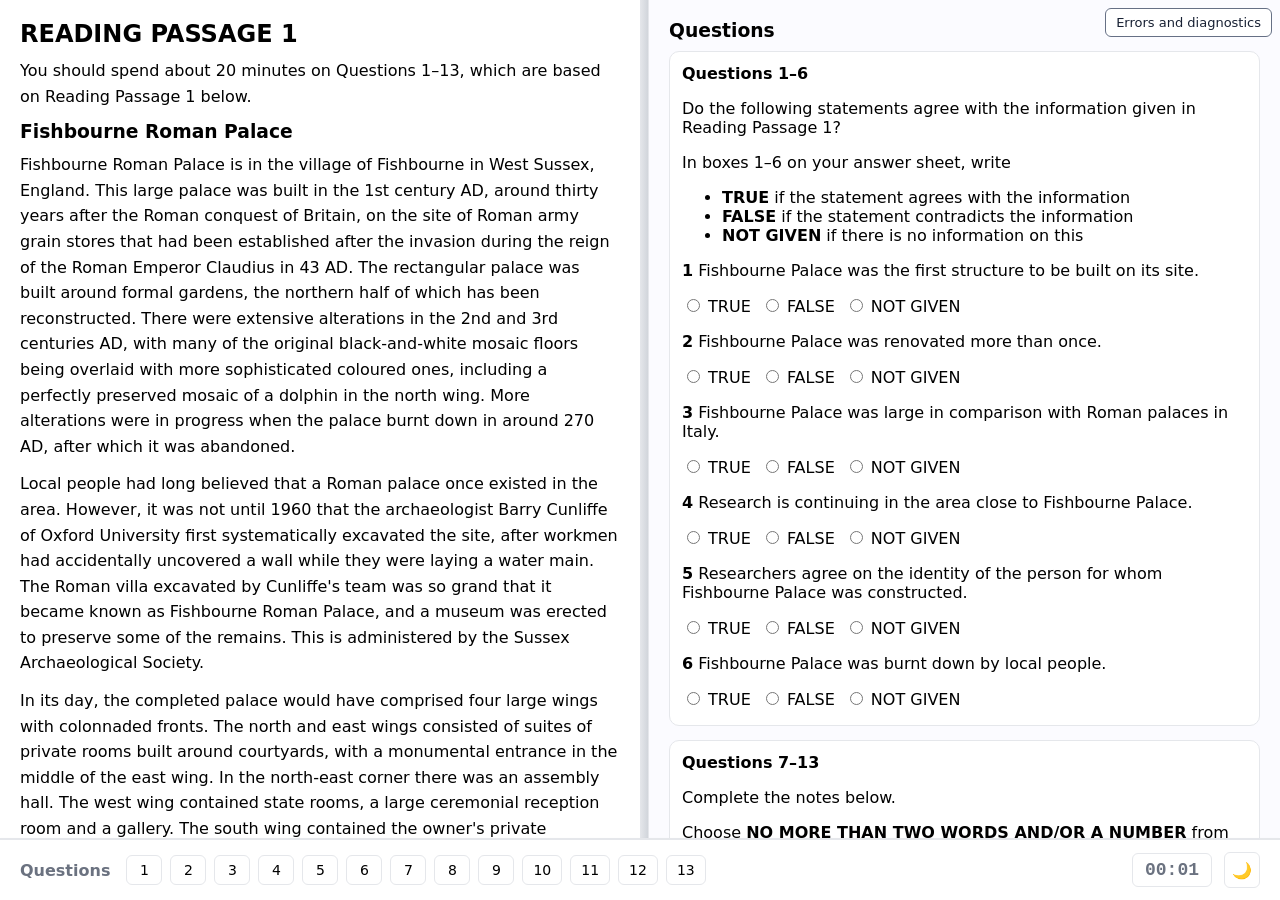
<file: templates/template_base.html>
<!DOCTYPE html>
<html lang="en" data-diagnostic-context="legacy">

<head>
  <meta charset="UTF-8">
  <!-- DIAGNOSTIC_BOOTSTRAP_START -->
<script>
/* Generated by scripts/build-bundles.mjs. Embed before external resources. */
globalThis.AppDiagnosticBuild = Object.freeze({"appVersion":"0.6.2-fix","buildId":"sha256:7955c3110b12639fc7aba8301764838e0fdea097abd91f732923f76d680323cb","mappingPath":"assets/generated/diagnostics/build-manifest.json","readingResources":["assets/generated/reading-exams/p1-high-01.js","assets/generated/reading-exams/p1-high-05.js","assets/generated/reading-exams/p1-high-101.js","assets/generated/reading-exams/p1-high-105.js","assets/generated/reading-exams/p1-high-110.js","assets/generated/reading-exams/p1-high-118.js","assets/generated/reading-exams/p1-high-171.js","assets/generated/reading-exams/p1-high-194.js","assets/generated/reading-exams/p1-high-200.js","assets/generated/reading-exams/p1-high-211.js","assets/generated/reading-exams/p1-high-216.js","assets/generated/reading-exams/p1-high-227.js","assets/generated/reading-exams/p1-high-229.js","assets/generated/reading-exams/p1-high-230.js","assets/generated/reading-exams/p1-high-231.js","assets/generated/reading-exams/p1-high-24.js","assets/generated/reading-exams/p1-high-240.js","assets/generated/reading-exams/p1-high-27.js","assets/generated/reading-exams/p1-high-31.js","assets/generated/reading-exams/p1-high-79.js","assets/generated/reading-exams/p1-high-82.js","assets/generated/reading-exams/p1-high-90.js","assets/generated/reading-exams/p1-high-92.js","assets/generated/reading-exams/p1-low-02.js","assets/generated/reading-exams/p1-low-106.js","assets/generated/reading-exams/p1-low-107.js","assets/generated/reading-exams/p1-low-108.js","assets/generated/reading-exams/p1-low-109.js","assets/generated/reading-exams/p1-low-11.js","assets/generated/reading-exams/p1-low-111.js","assets/generated/reading-exams/p1-low-112.js","assets/generated/reading-exams/p1-low-113.js","assets/generated/reading-exams/p1-low-114.js","assets/generated/reading-exams/p1-low-116.js","assets/generated/reading-exams/p1-low-127.js","assets/generated/reading-exams/p1-low-13.js","assets/generated/reading-exams/p1-low-138.js","assets/generated/reading-exams/p1-low-149.js","assets/generated/reading-exams/p1-low-160.js","assets/generated/reading-exams/p1-low-223.js","assets/generated/reading-exams/p1-low-30.js","assets/generated/reading-exams/p1-low-34.js","assets/generated/reading-exams/p1-low-35.js","assets/generated/reading-exams/p1-low-40.js","assets/generated/reading-exams/p1-low-45.js","assets/generated/reading-exams/p1-low-46.js","assets/generated/reading-exams/p1-low-47.js","assets/generated/reading-exams/p1-low-48.js","assets/generated/reading-exams/p1-low-52.js","assets/generated/reading-exams/p1-low-53.js","assets/generated/reading-exams/p1-low-61.js","assets/generated/reading-exams/p1-low-67.js","assets/generated/reading-exams/p1-low-68.js","assets/generated/reading-exams/p1-low-69.js","assets/generated/reading-exams/p1-low-70.js","assets/generated/reading-exams/p1-low-72.js","assets/generated/reading-exams/p1-low-80.js","assets/generated/reading-exams/p1-low-81.js","assets/generated/reading-exams/p1-low-84.js","assets/generated/reading-exams/p1-low-99.js","assets/generated/reading-exams/p1-medium-115.js","assets/generated/reading-exams/p1-medium-117.js","assets/generated/reading-exams/p1-medium-119.js","assets/generated/reading-exams/p1-medium-182.js","assets/generated/reading-exams/p1-medium-20.js","assets/generated/reading-exams/p1-medium-246.js","assets/generated/reading-exams/p1-medium-247.js","assets/generated/reading-exams/p1-medium-249.js","assets/generated/reading-exams/p1-medium-251.js","assets/generated/reading-exams/p1-medium-29.js","assets/generated/reading-exams/p1-medium-33.js","assets/generated/reading-exams/p1-medium-57.js","assets/generated/reading-exams/p1-medium-60.js","assets/generated/reading-exams/p1-medium-63.js","assets/generated/reading-exams/p2-high-09.js","assets/generated/reading-exams/p2-high-120.js","assets/generated/reading-exams/p2-high-123.js","assets/generated/reading-exams/p2-high-124.js","assets/generated/reading-exams/p2-high-128.js","assets/generated/reading-exams/p2-high-130.js","assets/generated/reading-exams/p2-high-131.js","assets/generated/reading-exams/p2-high-133.js","assets/generated/reading-exams/p2-high-134.js","assets/generated/reading-exams/p2-high-136.js","assets/generated/reading-exams/p2-high-137.js","assets/generated/reading-exams/p2-high-139.js","assets/generated/reading-exams/p2-high-14.js","assets/generated/reading-exams/p2-high-141.js","assets/generated/reading-exams/p2-high-145.js","assets/generated/reading-exams/p2-high-16.js","assets/generated/reading-exams/p2-high-17.js","assets/generated/reading-exams/p2-high-19.js","assets/generated/reading-exams/p2-high-192.js","assets/generated/reading-exams/p2-high-201.js","assets/generated/reading-exams/p2-high-21.js","assets/generated/reading-exams/p2-high-225.js","assets/generated/reading-exams/p2-high-23.js","assets/generated/reading-exams/p2-high-232.js","assets/generated/reading-exams/p2-high-233.js","assets/generated/reading-exams/p2-high-234.js","assets/generated/reading-exams/p2-high-235.js","assets/generated/reading-exams/p2-high-236.js","assets/generated/reading-exams/p2-high-239.js","assets/generated/reading-exams/p2-high-25.js","assets/generated/reading-exams/p2-high-250.js","assets/generated/reading-exams/p2-high-91.js","assets/generated/reading-exams/p2-low-051.js","assets/generated/reading-exams/p2-low-06.js","assets/generated/reading-exams/p2-low-08.js","assets/generated/reading-exams/p2-low-102.js","assets/generated/reading-exams/p2-low-103.js","assets/generated/reading-exams/p2-low-104.js","assets/generated/reading-exams/p2-low-122.js","assets/generated/reading-exams/p2-low-125.js","assets/generated/reading-exams/p2-low-132.js","assets/generated/reading-exams/p2-low-135.js","assets/generated/reading-exams/p2-low-140.js","assets/generated/reading-exams/p2-low-142.js","assets/generated/reading-exams/p2-low-143.js","assets/generated/reading-exams/p2-low-147.js","assets/generated/reading-exams/p2-low-148.js","assets/generated/reading-exams/p2-low-222.js","assets/generated/reading-exams/p2-low-240.js","assets/generated/reading-exams/p2-low-242.js","assets/generated/reading-exams/p2-low-37.js","assets/generated/reading-exams/p2-low-39.js","assets/generated/reading-exams/p2-low-41.js","assets/generated/reading-exams/p2-low-49.js","assets/generated/reading-exams/p2-low-50.js","assets/generated/reading-exams/p2-low-51.js","assets/generated/reading-exams/p2-low-62.js","assets/generated/reading-exams/p2-low-64.js","assets/generated/reading-exams/p2-low-65.js","assets/generated/reading-exams/p2-low-73.js","assets/generated/reading-exams/p2-low-75.js","assets/generated/reading-exams/p2-low-77.js","assets/generated/reading-exams/p2-low-87.js","assets/generated/reading-exams/p2-low-94.js","assets/generated/reading-exams/p2-low-96.js","assets/generated/reading-exams/p2-medium-058.js","assets/generated/reading-exams/p2-medium-10.js","assets/generated/reading-exams/p2-medium-121.js","assets/generated/reading-exams/p2-medium-126.js","assets/generated/reading-exams/p2-medium-129.js","assets/generated/reading-exams/p2-medium-144.js","assets/generated/reading-exams/p2-medium-146.js","assets/generated/reading-exams/p2-medium-209.js","assets/generated/reading-exams/p2-medium-213.js","assets/generated/reading-exams/p2-medium-217.js","assets/generated/reading-exams/p2-medium-243.js","assets/generated/reading-exams/p2-medium-245.js","assets/generated/reading-exams/p2-medium-248.js","assets/generated/reading-exams/p2-medium-58.js","assets/generated/reading-exams/p2-medium-86.js","assets/generated/reading-exams/p2-medium-93.js","assets/generated/reading-exams/p3-high-03.js","assets/generated/reading-exams/p3-high-04.js","assets/generated/reading-exams/p3-high-15.js","assets/generated/reading-exams/p3-high-150.js","assets/generated/reading-exams/p3-high-156.js","assets/generated/reading-exams/p3-high-157.js","assets/generated/reading-exams/p3-high-159.js","assets/generated/reading-exams/p3-high-161.js","assets/generated/reading-exams/p3-high-164.js","assets/generated/reading-exams/p3-high-167.js","assets/generated/reading-exams/p3-high-170.js","assets/generated/reading-exams/p3-high-173.js","assets/generated/reading-exams/p3-high-174.js","assets/generated/reading-exams/p3-high-178.js","assets/generated/reading-exams/p3-high-180.js","assets/generated/reading-exams/p3-high-181.js","assets/generated/reading-exams/p3-high-184.js","assets/generated/reading-exams/p3-high-189.js","assets/generated/reading-exams/p3-high-192.js","assets/generated/reading-exams/p3-high-204.js","assets/generated/reading-exams/p3-high-206.js","assets/generated/reading-exams/p3-high-212.js","assets/generated/reading-exams/p3-high-218.js","assets/generated/reading-exams/p3-high-221.js","assets/generated/reading-exams/p3-high-228.js","assets/generated/reading-exams/p3-high-229.js","assets/generated/reading-exams/p3-high-32.js","assets/generated/reading-exams/p3-high-89.js","assets/generated/reading-exams/p3-low-07.js","assets/generated/reading-exams/p3-low-078.js","assets/generated/reading-exams/p3-low-100.js","assets/generated/reading-exams/p3-low-12.js","assets/generated/reading-exams/p3-low-151.js","assets/generated/reading-exams/p3-low-153.js","assets/generated/reading-exams/p3-low-158.js","assets/generated/reading-exams/p3-low-163.js","assets/generated/reading-exams/p3-low-165.js","assets/generated/reading-exams/p3-low-166.js","assets/generated/reading-exams/p3-low-172.js","assets/generated/reading-exams/p3-low-175.js","assets/generated/reading-exams/p3-low-186.js","assets/generated/reading-exams/p3-low-187.js","assets/generated/reading-exams/p3-low-190.js","assets/generated/reading-exams/p3-low-198.js","assets/generated/reading-exams/p3-low-219.js","assets/generated/reading-exams/p3-low-240.js","assets/generated/reading-exams/p3-low-28.js","assets/generated/reading-exams/p3-low-36.js","assets/generated/reading-exams/p3-low-38.js","assets/generated/reading-exams/p3-low-42.js","assets/generated/reading-exams/p3-low-43.js","assets/generated/reading-exams/p3-low-44.js","assets/generated/reading-exams/p3-low-54.js","assets/generated/reading-exams/p3-low-55.js","assets/generated/reading-exams/p3-low-56.js","assets/generated/reading-exams/p3-low-59.js","assets/generated/reading-exams/p3-low-71.js","assets/generated/reading-exams/p3-low-74.js","assets/generated/reading-exams/p3-low-76.js","assets/generated/reading-exams/p3-low-78.js","assets/generated/reading-exams/p3-low-83.js","assets/generated/reading-exams/p3-low-85.js","assets/generated/reading-exams/p3-low-88.js","assets/generated/reading-exams/p3-low-95.js","assets/generated/reading-exams/p3-low-97.js","assets/generated/reading-exams/p3-low-98.js","assets/generated/reading-exams/p3-low-999.js","assets/generated/reading-exams/p3-medium-152.js","assets/generated/reading-exams/p3-medium-154.js","assets/generated/reading-exams/p3-medium-155.js","assets/generated/reading-exams/p3-medium-162.js","assets/generated/reading-exams/p3-medium-168.js","assets/generated/reading-exams/p3-medium-169.js","assets/generated/reading-exams/p3-medium-176.js","assets/generated/reading-exams/p3-medium-177.js","assets/generated/reading-exams/p3-medium-179.js","assets/generated/reading-exams/p3-medium-18.js","assets/generated/reading-exams/p3-medium-183.js","assets/generated/reading-exams/p3-medium-185.js","assets/generated/reading-exams/p3-medium-188.js","assets/generated/reading-exams/p3-medium-191.js","assets/generated/reading-exams/p3-medium-197.js","assets/generated/reading-exams/p3-medium-22.js","assets/generated/reading-exams/p3-medium-241.js","assets/generated/reading-exams/p3-medium-244.js","assets/generated/reading-exams/p3-medium-248.js","assets/generated/reading-exams/p3-medium-66.js","assets/generated/reading-explanations/p1-high-01.js","assets/generated/reading-explanations/p1-high-05.js","assets/generated/reading-explanations/p1-high-101.js","assets/generated/reading-explanations/p1-high-105.js","assets/generated/reading-explanations/p1-high-110.js","assets/generated/reading-explanations/p1-high-118.js","assets/generated/reading-explanations/p1-high-171.js","assets/generated/reading-explanations/p1-high-194.js","assets/generated/reading-explanations/p1-high-200.js","assets/generated/reading-explanations/p1-high-211.js","assets/generated/reading-explanations/p1-high-216.js","assets/generated/reading-explanations/p1-high-227.js","assets/generated/reading-explanations/p1-high-229.js","assets/generated/reading-explanations/p1-high-230.js","assets/generated/reading-explanations/p1-high-231.js","assets/generated/reading-explanations/p1-high-24.js","assets/generated/reading-explanations/p1-high-240.js","assets/generated/reading-explanations/p1-high-27.js","assets/generated/reading-explanations/p1-high-31.js","assets/generated/reading-explanations/p1-high-79.js","assets/generated/reading-explanations/p1-high-82.js","assets/generated/reading-explanations/p1-high-90.js","assets/generated/reading-explanations/p1-high-92.js","assets/generated/reading-explanations/p1-low-02.js","assets/generated/reading-explanations/p1-low-106.js","assets/generated/reading-explanations/p1-low-107.js","assets/generated/reading-explanations/p1-low-108.js","assets/generated/reading-explanations/p1-low-109.js","assets/generated/reading-explanations/p1-low-11.js","assets/generated/reading-explanations/p1-low-111.js","assets/generated/reading-explanations/p1-low-112.js","assets/generated/reading-explanations/p1-low-113.js","assets/generated/reading-explanations/p1-low-114.js","assets/generated/reading-explanations/p1-low-116.js","assets/generated/reading-explanations/p1-low-127.js","assets/generated/reading-explanations/p1-low-13.js","assets/generated/reading-explanations/p1-low-138.js","assets/generated/reading-explanations/p1-low-149.js","assets/generated/reading-explanations/p1-low-160.js","assets/generated/reading-explanations/p1-low-223.js","assets/generated/reading-explanations/p1-low-30.js","assets/generated/reading-explanations/p1-low-34.js","assets/generated/reading-explanations/p1-low-35.js","assets/generated/reading-explanations/p1-low-40.js","assets/generated/reading-explanations/p1-low-45.js","assets/generated/reading-explanations/p1-low-46.js","assets/generated/reading-explanations/p1-low-47.js","assets/generated/reading-explanations/p1-low-48.js","assets/generated/reading-explanations/p1-low-52.js","assets/generated/reading-explanations/p1-low-53.js","assets/generated/reading-explanations/p1-low-61.js","assets/generated/reading-explanations/p1-low-67.js","assets/generated/reading-explanations/p1-low-68.js","assets/generated/reading-explanations/p1-low-69.js","assets/generated/reading-explanations/p1-low-70.js","assets/generated/reading-explanations/p1-low-72.js","assets/generated/reading-explanations/p1-low-80.js","assets/generated/reading-explanations/p1-low-81.js","assets/generated/reading-explanations/p1-low-84.js","assets/generated/reading-explanations/p1-low-99.js","assets/generated/reading-explanations/p1-medium-115.js","assets/generated/reading-explanations/p1-medium-117.js","assets/generated/reading-explanations/p1-medium-119.js","assets/generated/reading-explanations/p1-medium-182.js","assets/generated/reading-explanations/p1-medium-20.js","assets/generated/reading-explanations/p1-medium-246.js","assets/generated/reading-explanations/p1-medium-247.js","assets/generated/reading-explanations/p1-medium-249.js","assets/generated/reading-explanations/p1-medium-251.js","assets/generated/reading-explanations/p1-medium-29.js","assets/generated/reading-explanations/p1-medium-33.js","assets/generated/reading-explanations/p1-medium-57.js","assets/generated/reading-explanations/p1-medium-60.js","assets/generated/reading-explanations/p1-medium-63.js","assets/generated/reading-explanations/p2-high-09.js","assets/generated/reading-explanations/p2-high-120.js","assets/generated/reading-explanations/p2-high-123.js","assets/generated/reading-explanations/p2-high-124.js","assets/generated/reading-explanations/p2-high-128.js","assets/generated/reading-explanations/p2-high-130.js","assets/generated/reading-explanations/p2-high-131.js","assets/generated/reading-explanations/p2-high-133.js","assets/generated/reading-explanations/p2-high-134.js","assets/generated/reading-explanations/p2-high-136.js","assets/generated/reading-explanations/p2-high-137.js","assets/generated/reading-explanations/p2-high-139.js","assets/generated/reading-explanations/p2-high-14.js","assets/generated/reading-explanations/p2-high-141.js","assets/generated/reading-explanations/p2-high-145.js","assets/generated/reading-explanations/p2-high-16.js","assets/generated/reading-explanations/p2-high-17.js","assets/generated/reading-explanations/p2-high-19.js","assets/generated/reading-explanations/p2-high-192.js","assets/generated/reading-explanations/p2-high-201.js","assets/generated/reading-explanations/p2-high-21.js","assets/generated/reading-explanations/p2-high-225.js","assets/generated/reading-explanations/p2-high-23.js","assets/generated/reading-explanations/p2-high-232.js","assets/generated/reading-explanations/p2-high-233.js","assets/generated/reading-explanations/p2-high-234.js","assets/generated/reading-explanations/p2-high-235.js","assets/generated/reading-explanations/p2-high-236.js","assets/generated/reading-explanations/p2-high-239.js","assets/generated/reading-explanations/p2-high-25.js","assets/generated/reading-explanations/p2-high-250.js","assets/generated/reading-explanations/p2-high-91.js","assets/generated/reading-explanations/p2-low-051.js","assets/generated/reading-explanations/p2-low-06.js","assets/generated/reading-explanations/p2-low-08.js","assets/generated/reading-explanations/p2-low-102.js","assets/generated/reading-explanations/p2-low-103.js","assets/generated/reading-explanations/p2-low-104.js","assets/generated/reading-explanations/p2-low-122.js","assets/generated/reading-explanations/p2-low-125.js","assets/generated/reading-explanations/p2-low-132.js","assets/generated/reading-explanations/p2-low-135.js","assets/generated/reading-explanations/p2-low-140.js","assets/generated/reading-explanations/p2-low-142.js","assets/generated/reading-explanations/p2-low-143.js","assets/generated/reading-explanations/p2-low-147.js","assets/generated/reading-explanations/p2-low-148.js","assets/generated/reading-explanations/p2-low-222.js","assets/generated/reading-explanations/p2-low-240.js","assets/generated/reading-explanations/p2-low-242.js","assets/generated/reading-explanations/p2-low-37.js","assets/generated/reading-explanations/p2-low-39.js","assets/generated/reading-explanations/p2-low-41.js","assets/generated/reading-explanations/p2-low-49.js","assets/generated/reading-explanations/p2-low-50.js","assets/generated/reading-explanations/p2-low-51.js","assets/generated/reading-explanations/p2-low-62.js","assets/generated/reading-explanations/p2-low-64.js","assets/generated/reading-explanations/p2-low-65.js","assets/generated/reading-explanations/p2-low-73.js","assets/generated/reading-explanations/p2-low-75.js","assets/generated/reading-explanations/p2-low-77.js","assets/generated/reading-explanations/p2-low-87.js","assets/generated/reading-explanations/p2-low-94.js","assets/generated/reading-explanations/p2-low-96.js","assets/generated/reading-explanations/p2-medium-058.js","assets/generated/reading-explanations/p2-medium-10.js","assets/generated/reading-explanations/p2-medium-121.js","assets/generated/reading-explanations/p2-medium-126.js","assets/generated/reading-explanations/p2-medium-129.js","assets/generated/reading-explanations/p2-medium-144.js","assets/generated/reading-explanations/p2-medium-146.js","assets/generated/reading-explanations/p2-medium-209.js","assets/generated/reading-explanations/p2-medium-213.js","assets/generated/reading-explanations/p2-medium-217.js","assets/generated/reading-explanations/p2-medium-243.js","assets/generated/reading-explanations/p2-medium-245.js","assets/generated/reading-explanations/p2-medium-248.js","assets/generated/reading-explanations/p2-medium-58.js","assets/generated/reading-explanations/p2-medium-86.js","assets/generated/reading-explanations/p2-medium-93.js","assets/generated/reading-explanations/p3-high-03.js","assets/generated/reading-explanations/p3-high-04.js","assets/generated/reading-explanations/p3-high-15.js","assets/generated/reading-explanations/p3-high-150.js","assets/generated/reading-explanations/p3-high-156.js","assets/generated/reading-explanations/p3-high-157.js","assets/generated/reading-explanations/p3-high-159.js","assets/generated/reading-explanations/p3-high-161.js","assets/generated/reading-explanations/p3-high-164.js","assets/generated/reading-explanations/p3-high-167.js","assets/generated/reading-explanations/p3-high-170.js","assets/generated/reading-explanations/p3-high-173.js","assets/generated/reading-explanations/p3-high-174.js","assets/generated/reading-explanations/p3-high-178.js","assets/generated/reading-explanations/p3-high-180.js","assets/generated/reading-explanations/p3-high-181.js","assets/generated/reading-explanations/p3-high-184.js","assets/generated/reading-explanations/p3-high-189.js","assets/generated/reading-explanations/p3-high-192.js","assets/generated/reading-explanations/p3-high-204.js","assets/generated/reading-explanations/p3-high-206.js","assets/generated/reading-explanations/p3-high-212.js","assets/generated/reading-explanations/p3-high-218.js","assets/generated/reading-explanations/p3-high-221.js","assets/generated/reading-explanations/p3-high-228.js","assets/generated/reading-explanations/p3-high-229.js","assets/generated/reading-explanations/p3-high-32.js","assets/generated/reading-explanations/p3-high-89.js","assets/generated/reading-explanations/p3-low-07.js","assets/generated/reading-explanations/p3-low-078.js","assets/generated/reading-explanations/p3-low-100.js","assets/generated/reading-explanations/p3-low-12.js","assets/generated/reading-explanations/p3-low-151.js","assets/generated/reading-explanations/p3-low-153.js","assets/generated/reading-explanations/p3-low-158.js","assets/generated/reading-explanations/p3-low-163.js","assets/generated/reading-explanations/p3-low-165.js","assets/generated/reading-explanations/p3-low-166.js","assets/generated/reading-explanations/p3-low-172.js","assets/generated/reading-explanations/p3-low-175.js","assets/generated/reading-explanations/p3-low-186.js","assets/generated/reading-explanations/p3-low-187.js","assets/generated/reading-explanations/p3-low-190.js","assets/generated/reading-explanations/p3-low-198.js","assets/generated/reading-explanations/p3-low-219.js","assets/generated/reading-explanations/p3-low-28.js","assets/generated/reading-explanations/p3-low-36.js","assets/generated/reading-explanations/p3-low-38.js","assets/generated/reading-explanations/p3-low-42.js","assets/generated/reading-explanations/p3-low-43.js","assets/generated/reading-explanations/p3-low-44.js","assets/generated/reading-explanations/p3-low-54.js","assets/generated/reading-explanations/p3-low-55.js","assets/generated/reading-explanations/p3-low-56.js","assets/generated/reading-explanations/p3-low-59.js","assets/generated/reading-explanations/p3-low-71.js","assets/generated/reading-explanations/p3-low-74.js","assets/generated/reading-explanations/p3-low-76.js","assets/generated/reading-explanations/p3-low-78.js","assets/generated/reading-explanations/p3-low-83.js","assets/generated/reading-explanations/p3-low-85.js","assets/generated/reading-explanations/p3-low-88.js","assets/generated/reading-explanations/p3-low-95.js","assets/generated/reading-explanations/p3-low-97.js","assets/generated/reading-explanations/p3-low-98.js","assets/generated/reading-explanations/p3-low-999.js","assets/generated/reading-explanations/p3-medium-152.js","assets/generated/reading-explanations/p3-medium-154.js","assets/generated/reading-explanations/p3-medium-155.js","assets/generated/reading-explanations/p3-medium-162.js","assets/generated/reading-explanations/p3-medium-168.js","assets/generated/reading-explanations/p3-medium-169.js","assets/generated/reading-explanations/p3-medium-176.js","assets/generated/reading-explanations/p3-medium-177.js","assets/generated/reading-explanations/p3-medium-179.js","assets/generated/reading-explanations/p3-medium-18.js","assets/generated/reading-explanations/p3-medium-183.js","assets/generated/reading-explanations/p3-medium-185.js","assets/generated/reading-explanations/p3-medium-188.js","assets/generated/reading-explanations/p3-medium-191.js","assets/generated/reading-explanations/p3-medium-197.js","assets/generated/reading-explanations/p3-medium-22.js","assets/generated/reading-explanations/p3-medium-241.js","assets/generated/reading-explanations/p3-medium-244.js","assets/generated/reading-explanations/p3-medium-248.js","assets/generated/reading-explanations/p3-medium-66.js"]});
/* ===== js/diagnostics/diagnosticContract.js ===== */
(function installDiagnosticContract(global) {
    'use strict';

    if (global.AppDiagnosticContract) return;

    const SCHEMA_VERSION = 1;
    const LIMITS = Object.freeze({
        eventBytes: 8192, stackFrames: 20, causeDepth: 3, breadcrumbs: 50,
        inputStringUnits: 8192, correlationEntries: 1024, correlationIdUnits: 512,
        repetitionWindowMs: 60000, snapshotEvents: 200
    });
    const CODES = Object.freeze([
        'APP_BOOT_FAILED', 'RESOURCE_LOAD_FAILED', 'PRACTICE_SAVE_FAILED',
        'RECOVERY_SAVE_FAILED', 'PRACTICE_CHANNEL_TIMEOUT', 'DATA_IMPORT_FAILED',
        'DATA_EXPORT_FAILED', 'UNEXPECTED_RUNTIME_ERROR'
    ]);
    const CAUSE_CODES = Object.freeze([
        'BACKEND_UNAVAILABLE', 'QUOTA_EXCEEDED', 'CONFLICT', 'CORRUPT_RECORD', 'VALIDATION',
        'INITIALIZATION_BLOCKED', 'TIMING_FINALIZED', 'TIMING_STALE_WRITER', 'TIMING_STALE_REVISION'
    ]);
    const ERROR_NAMES = [
        'Error', 'AppDataError', 'TypeError', 'RangeError', 'ReferenceError', 'SyntaxError',
        'URIError', 'EvalError', 'AggregateError', 'DOMException', 'QuotaExceededError',
        'AbortError', 'SecurityError', 'NotFoundError', 'NetworkError', 'UnknownError'
    ];
    const MESSAGES = Object.freeze({
        APP_BOOT_FAILED: 'Application startup failed.',
        RESOURCE_LOAD_FAILED: 'A resource could not be loaded.',
        PRACTICE_SAVE_FAILED: 'Practice persistence failed.',
        RECOVERY_SAVE_FAILED: 'Recovery persistence failed.',
        PRACTICE_CHANNEL_TIMEOUT: 'Practice communication timed out.',
        DATA_IMPORT_FAILED: 'Data import failed.',
        DATA_EXPORT_FAILED: 'Data export failed.',
        UNEXPECTED_RUNTIME_ERROR: 'An unexpected runtime error occurred.'
    });
    const MODULES = ['bootstrap', 'main', 'practice', 'reading', 'listening', 'suite',
        'logger', 'data-kernel', 'storage', 'import', 'export', 'diagnostics', 'channel'];
    const ACTIONS = ['initialize', 'load-resource', 'open-practice', 'handshake', 'submit',
        'host-receipt', 'acknowledgement', 'save', 'save-draft', 'save-recovery', 'storage-confirmed',
        'suite-navigation', 'import', 'export', 'retry', 'reset', 'report'];
    const RETRY_ACTIONS = ['submit', 'save', 'save-draft', 'save-recovery', 'import', 'export', 'load-resource'];
    const SOURCES = ['bootstrap', 'business', 'console', 'global', 'resource', 'storage', 'relay'];
    const CORRELATION_KINDS = ['session', 'suite', 'submission', 'operation'];
    const COVERAGE_LIMITATIONS = Object.freeze([
        'javascript-disabled', 'page-not-opened', 'process-crash', 'blocked-main-thread',
        'cross-origin-details'
    ]);
    // Exact code-owned paths only: arbitrary resource names can contain learning data.
    // Extend this list when an integration needs another shipped resource.
    const PROJECT_PATHS = Object.freeze([
        'index.html', 'js/app.js', 'js/main.js', 'js/utils/logger.js',
        'js/presentation/incident-center.js', 'js/presentation/message-center.js',
        'js/data/v2/dataKernel.js', 'js/data/v2/appData.js',
        'js/diagnostics/diagnosticContract.js',
        'js/diagnostics/bootstrapCollector.js', 'js/diagnostics/diagnosticReporter.js', 'js/diagnostics/operationDiagnostics.js',
        'js/diagnostics/diagnosticStore.js', 'js/diagnostics/diagnosticExport.js', 'js/diagnostics/diagnosticChannel.js',
        'js/runtime/lazyLoader.js', 'js/runtime/bootScreen.js', 'js/boot-fallbacks.js',
        'css/main.css', 'css/incident-center.css', 'css/heroui-bridge.css', 'css/theme-switcher-scroll.css',
        'css/onboarding.css', 'css/vocab-reader.css', 'assets/vendor/three.min.js',
        'assets/images/favicon.svg', 'assets/images/logo.svg',
        'assets/generated/listening-exams/manifest.js',
        'assets/generated/listening-exams/listening-index.compat.js',
        'assets/generated/reading-exams/manifest.js',
        'assets/generated/reading-explanations/manifest.js',
        'js/runtime/unifiedReadingPage.js',
        'js/listeningRecordBridge.js', 'js/listeningUnifiedWrapper.js', 'js/practice-page-enhancer.js',
        'js/diagnostics/practiceDiagnosticBootstrap.js', 'js/diagnostics/practiceDiagnostics.js',
        'assets/generated/reading-exams/reading-practice-unified.html',
        'assets/generated/listening-exams/listening-practice-unified.html',
        ...['runtime-entry', 'core-foundation', 'ui-shell', 'legacy-app', 'browse',
            'diagnostics', 'practice', 'session', 'reading-page', 'practice-page-enhancer',
            'listening-record-bridge', 'listening-wrapper', 'vocabulary', 'reading-tools',
            'reading-library', 'dictionary', 'more', 'theme']
            .map((name) => `js/bundles/${name}.bundle.js`)
    ]);
    const EVENT_ID = /^evt_[a-f0-9]{32}_[1-9][0-9]{0,15}$/;
    const WINDOW_ID = /^win_[a-f0-9]{32}$/;
    const SCOPE_ID = /^scope_[a-f0-9]{32}$/;
    const ALIAS_ID = /^alias_(session|suite|submission|operation)_[a-f0-9]{32}$/;
    const scopeInternals = new WeakMap();
    const identityInternals = new WeakMap();
    // Membership is provenance: only code-owned, fully projected and deeply
    // frozen events enter this cache. Frozen external inputs are still untrusted.
    const validatedEvents = new WeakMap();
    const readingResourcePaths = new Set();
    try {
        const resources = Object.getOwnPropertyDescriptor(global.AppDiagnosticBuild, 'readingResources')?.value;
        if (Array.isArray(resources)) {
            for (let i = 0; i < Math.min(resources.length, 1024); i += 1) {
                const value = Object.getOwnPropertyDescriptor(resources, String(i))?.value;
                if (typeof value === 'string' && /^assets\/generated\/reading-(?:exams|explanations)\/p[123]-(?:high|medium|low)-[0-9]{2,3}\.js$/.test(value)) readingResourcePaths.add(value);
            }
        }
    } catch (_) { }
    let nativeDOMExceptionName;
    try { nativeDOMExceptionName = Object.getOwnPropertyDescriptor(global.DOMException.prototype, 'name')?.get; } catch (_) { }

    function platformErrorName(value) {
        try { return nativeDOMExceptionName?.call(value); } catch (_) { return undefined; }
    }

    function objectLike(value) { return value !== null && (typeof value === 'object' || typeof value === 'function'); }
    function state() { return { issues: new Set(), stackFrames: 0 }; }
    function field(value, key, context) {
        if (!objectLike(value)) return undefined;
        try {
            const descriptor = Object.getOwnPropertyDescriptor(value, key);
            if (!descriptor) return undefined;
            if (!Object.prototype.hasOwnProperty.call(descriptor, 'value')) {
                context.issues.add('accessor-skipped');
                return undefined;
            }
            return descriptor.value;
        } catch (_) {
            context.issues.add('unreadable');
            return undefined;
        }
    }
    function choice(value, values, fallback = 'unknown') {
        return typeof value === 'string' && values.includes(value) ? value : fallback;
    }
    function errorName(value, context) {
        // Native Error names are usually inherited. Inspect descriptors without calling getters.
        let current = value;
        for (let depth = 0; objectLike(current) && depth < 4; depth += 1) {
            const name = field(current, 'name', context);
            if (name !== undefined) return choice(name, ERROR_NAMES);
            if (context.issues.has('accessor-skipped') || context.issues.has('unreadable')) break;
            try { current = Object.getPrototypeOf(current); }
            catch (_) { context.issues.add('unreadable'); break; }
        }
        return 'unknown';
    }
    function integer(value, min, max, fallback = null) {
        return typeof value === 'number' && Number.isSafeInteger(value) && value >= min && value <= max ? value : fallback;
    }
    function matches(value, expression) {
        return typeof value === 'string' && value.length <= 128 && expression.test(value);
    }
    function textInput(value, context) {
        if (typeof value !== 'string') return '';
        if (value.length > LIMITS.inputStringUnits) {
            context.issues.add('input-truncated');
            return ''; // Do not cut a URL or secret in half and reinterpret its suffix.
        }
        return value;
    }
    function arrayLength(value, context) {
        try {
            return Array.isArray(value) ? integer(field(value, 'length', context), 0, 4294967295, 0) : 0;
        } catch (_) { context.issues.add('unreadable'); return 0; }
    }
    function randomHex() {
        const bytes = new Uint8Array(16);
        try {
            global.crypto.getRandomValues(bytes);
        } catch (_) {
            // Identifiers are correlation references, never authentication tokens.
            for (let i = 0; i < bytes.length; i += 1) bytes[i] = Math.floor(Math.random() * 256);
        }
        return Array.from(bytes, (byte) => byte.toString(16).padStart(2, '0')).join('');
    }
    function freeze(value) {
        if (value && typeof value === 'object') {
            Object.values(value).forEach(freeze);
            Object.freeze(value);
        }
        return value;
    }
    function utf8Bytes(value) {
        if (typeof value !== 'string') return 0;
        let bytes = 0;
        for (let i = 0; i < value.length; i += 1) {
            const code = value.charCodeAt(i);
            if (code < 0x80) bytes += 1;
            else if (code < 0x800) bytes += 2;
            else if (code >= 0xd800 && code <= 0xdbff && i + 1 < value.length
                && value.charCodeAt(i + 1) >= 0xdc00 && value.charCodeAt(i + 1) <= 0xdfff) {
                bytes += 4;
                i += 1;
            } else bytes += 3;
        }
        return bytes;
    }

    function createCorrelationScope() {
        const id = `scope_${randomHex()}`;
        const entries = new Map();
        let disposed = false;
        const alias = (kind, value) => {
            if (disposed || !CORRELATION_KINDS.includes(kind) || typeof value !== 'string'
                || !value.length || value.length > LIMITS.correlationIdUnits) return 'unknown';
            const key = `${kind}:${value}`;
            if (entries.has(key)) return entries.get(key);
            if (entries.size >= LIMITS.correlationEntries) return 'unknown';
            const result = `alias_${kind}_${randomHex()}`;
            entries.set(key, result);
            return result;
        };
        const scope = Object.freeze({ id, alias, dispose() { disposed = true; entries.clear(); } });
        scopeInternals.set(scope, { id, alias });
        return scope;
    }

    function createWindowIdentity() {
        const nonce = randomHex();
        const identity = Object.freeze({ windowId: `win_${nonce}` });
        identityInternals.set(identity, { nonce, windowId: identity.windowId, sequence: 0, errors: new WeakMap() });
        return identity;
    }

    function location(value, context, browserFrame = false) {
        let text = textInput(value, context).trim().replace(/\)$/, '');
        // Browsers append positions after the entire URL, including its query/fragment.
        // A plain resource URL has no such suffix; never interpret its query as a position.
        if (!browserFrame) text = text.split(/[?#]/, 1)[0];
        const suffix = /:(\d{1,10})(?::(\d{1,10}))?$/.exec(text);
        let line = null;
        let column = null;
        if (suffix) {
            line = integer(Number(suffix[1]), 1, 2147483647);
            column = suffix[2] ? integer(Number(suffix[2]), 1, 2147483647) : null;
            text = text.slice(0, suffix.index);
        }
        // A query or fragment must never supply an allowlisted project path.
        text = text.split(/[?#]/, 1)[0].replace(/\\/g, '/');
        const readingPath = text.match(/(?:^|\/)(assets\/generated\/reading-(?:exams|explanations)\/[^/]+)$/)?.[1];
        const path = PROJECT_PATHS.find((candidate) => text === candidate || text.endsWith(`/${candidate}`))
            || (readingResourcePaths.has(readingPath) ? readingPath : null);
        return { path: path || 'unknown', line: path ? line : null, column: path ? column : null };
    }
    function frame(value, context) {
        if (typeof value === 'string') {
            let text = textInput(value, context).trim();
            const prefix = text.split(/[?#]/, 1)[0];
            if (prefix.includes('(')) text = text.slice(prefix.lastIndexOf('(') + 1);
            else if (prefix.includes('@')) text = text.slice(prefix.lastIndexOf('@') + 1);
            else text = text.replace(/^at\s+/, '');
            return location(text, context, true);
        }
        const result = location(field(value, 'path', context), context);
        if (result.path !== 'unknown') {
            result.line = integer(field(value, 'line', context), 1, 2147483647, result.line);
            result.column = integer(field(value, 'column', context), 1, 2147483647, result.column);
        }
        return result;
    }
    function stack(value, context) {
        const output = [];
        let values = value;
        if (typeof value === 'string') {
            values = textInput(value, context).split(/\r?\n/).filter((line) => /^\s*at\s/.test(line) || line.includes('@'));
        }
        const length = arrayLength(values, context);
        const remaining = LIMITS.stackFrames - context.stackFrames;
        if (length > remaining) context.issues.add('stack-truncated');
        for (let i = 0; i < Math.min(length, remaining); i += 1) {
            output.push(frame(field(values, String(i), context), context));
            context.stackFrames += 1;
        }
        return output;
    }
    function errorCause(value, context) {
        const cause = field(value, 'cause', context);
        return cause == null ? field(field(value, 'details', context), 'cause', context) : cause;
    }
    function errorDetails(value, context, depth = 0, seen = new Set()) {
        const result = { name: 'unknown', message: '[redacted]', code: 'unknown', kind: 'unknown', stack: [], cause: null };
        if (!objectLike(value)) {
            result.kind = choice(typeof value, ['string', 'number', 'boolean', 'bigint', 'symbol', 'undefined']);
            return result;
        }
        if (seen.has(value)) { result.kind = 'cycle'; context.issues.add('cause-cycle'); return result; }
        seen.add(value);
        result.kind = 'object';
        const nativeName = platformErrorName(value);
        const name = nativeName || errorName(value, context);
        const message = field(value, 'message', context);
        result.name = choice(name, ERROR_NAMES);
        result.code = result.name === 'AppDataError' ? choice(field(value, 'code', context), CAUSE_CODES)
            : result.name === 'QuotaExceededError' ? 'QUOTA_EXCEEDED' : 'unknown';
        result.message = choice(message, Object.values(MESSAGES).concat('[redacted]'), '[redacted]');
        if (typeof message === 'string' && message.length > LIMITS.inputStringUnits) context.issues.add('input-truncated');
        if (integer(field(value, 'nodeType', context), 1, 12)) {
            result.kind = 'dom';
            return result;
        }
        // Do not materialize a lazy Error stack after discovering hostile accessors.
        if (!context.issues.has('accessor-skipped') && !context.issues.has('unreadable')) {
            result.stack = stack(field(value, 'stack', context), context);
        }
        const cause = errorCause(value, context);
        if (cause != null) {
            if (depth < LIMITS.causeDepth) result.cause = errorDetails(cause, context, depth + 1, seen);
            else context.issues.add('causes-truncated');
        }
        // Preserve explicit markers when sanitizing an already normalized record.
        result.kind = choice(field(value, 'kind', context), ['object', 'cycle', 'dom', 'string',
            'number', 'boolean', 'bigint', 'symbol', 'undefined', 'unknown'], result.kind);
        return result;
    }
    function causeCode(error) {
        let current = error;
        while (current) {
            if (current.code !== 'unknown') return current.code;
            current = current.cause;
        }
        return 'unknown';
    }
    function environment(value, context) {
        const browserVersion = field(value, 'browserVersion', context);
        return {
            runMode: choice(field(value, 'runMode', context), ['file', 'http', 'subpath']),
            browser: choice(field(value, 'browser', context), ['chromium', 'firefox', 'safari']),
            browserVersion: matches(browserVersion, /^\d{1,3}(?:\.\d{1,5}){0,3}$/) ? browserVersion : 'unknown',
            platform: choice(field(value, 'platform', context), ['windows', 'macos', 'linux', 'android', 'ios']),
            online: choice(field(value, 'online', context), ['online', 'offline']),
            context: choice(field(value, 'context', context), ['main', 'reading', 'listening', 'legacy', 'worker'])
        };
    }
    function correlations(value, scope, context, wire) {
        const output = { scopeId: scope.id };
        if (wire) {
            const scopeId = field(value, 'scopeId', context);
            output.scopeId = matches(scopeId, SCOPE_ID) ? scopeId : 'unknown';
        }
        for (const kind of CORRELATION_KINDS) {
            const raw = field(value, kind, context);
            output[kind] = wire
                ? (output.scopeId !== 'unknown' && matches(raw, ALIAS_ID) && raw.startsWith(`alias_${kind}_`) ? raw : 'unknown')
                : scope.alias(kind, raw);
        }
        return output;
    }
    function breadcrumbs(value, scope, context, wire) {
        const length = arrayLength(value, context);
        if (length > LIMITS.breadcrumbs) context.issues.add('breadcrumbs-truncated');
        const output = [];
        for (let i = Math.max(0, length - LIMITS.breadcrumbs); i < length; i += 1) {
            const item = field(value, String(i), context);
            const action = choice(field(item, 'action', context), ACTIONS);
            if (action === 'unknown') continue; // No keystrokes, DOM events, or free-form messages.
            output.push({
                action, module: choice(field(item, 'module', context), MODULES),
                timestamp: integer(field(item, 'timestamp', context), 0, 8640000000000000),
                outcome: choice(field(item, 'outcome', context), ['started', 'succeeded', 'failed', 'unconfirmed', 'cancelled']),
                correlation: correlations(!wire && field(item, 'correlationAliases', context) !== undefined
                    ? field(item, 'correlationAliases', context) : field(item, 'correlation', context),
                    scope, context, wire || field(item, 'correlationAliases', context) !== undefined)
            });
        }
        return output;
    }
    function fingerprint(event) {
        // Only normalized fields enter this non-cryptographic grouping hash.
        const parts = [event.code, event.causeCode, event.module, event.action, event.error.name,
            event.error.stack[0] || null, event.resource.path];
        const text = JSON.stringify(parts);
        let hash = 2166136261;
        for (let i = 0; i < text.length; i += 1) hash = Math.imul(hash ^ text.charCodeAt(i), 16777619);
        return `fp_${(hash >>> 0).toString(16).padStart(8, '0')}`;
    }
    function bound(event, context) {
        event.collection.issues = Array.from(context.issues).sort();
        let bytes;
        const size = () => {
            bytes = utf8Bytes(JSON.stringify(event));
            return bytes;
        };
        if (size() > LIMITS.eventBytes) {
            context.issues.add('event-truncated');
            context.issues.add('breadcrumbs-truncated');
            event.collection.issues = Array.from(context.issues).sort();
            while (event.breadcrumbs.length && size() > LIMITS.eventBytes) event.breadcrumbs.shift();
            if (size() > LIMITS.eventBytes) {
                context.issues.add('stack-truncated');
                event.collection.issues = Array.from(context.issues).sort();
                // Keep the first frame (part of the fingerprint) and all cause codes.
                const errors = [];
                for (let error = event.error; error; error = error.cause) errors.push(error);
                for (const error of errors.reverse()) {
                    while (error.stack.length > (error === event.error ? 1 : 0) && size() > LIMITS.eventBytes) {
                        error.stack.pop();
                        context.issues.add('stack-truncated');
                    }
                }
                event.collection.issues = Array.from(context.issues).sort();
            }
            // The final issue list can change after the last trimming check.
            size();
        }
        const immutable = freeze(event);
        validatedEvents.set(immutable, { bytes });
        return immutable;
    }

    function eventBytes(input) {
        // Do not serialize unknown caller objects: even a frozen object may
        // contain getters, mutable children, or a hostile toJSON callback.
        return validatedEvents.get(input)?.bytes ?? null;
    }

    function createNormalizer(options = {}) {
        const setup = state();
        const candidate = field(options, 'correlationScope', setup);
        const scope = scopeInternals.get(candidate) || scopeInternals.get(createCorrelationScope());
        const origin = identityInternals.get(field(options, 'windowIdentity', setup))
            || identityInternals.get(createWindowIdentity());
        const windowId = origin.windowId;
        const identities = origin.errors;
        const appVersion = field(options, 'appVersion', setup);
        const buildId = field(options, 'buildId', setup);
        const defaults = {
            appVersion: matches(appVersion, /^\d{1,3}\.\d{1,3}\.\d{1,3}(?:-(?:alpha|beta|rc|fix)(?:\.\d{1,4})?)?$/) ? appVersion : 'unknown',
            buildId: matches(buildId, /^(?:sha256:[a-f0-9]{64}|git:[a-f0-9]{40})$/) ? buildId : 'unknown',
            environment: environment(field(options, 'environment', setup), setup)
        };
        function freshIdentity() {
            origin.sequence += 1;
            return { eventId: `evt_${origin.nonce}_${origin.sequence}`, windowId,
                sequence: origin.sequence, timestamp: Date.now() };
        }
        function identify(error, fresh, context) {
            const chain = [];
            let current = error;
            let existing;
            for (let depth = 0; objectLike(current) && depth <= LIMITS.causeDepth; depth += 1) {
                if (chain.includes(current)) break;
                chain.push(current);
                if (!fresh && identities.has(current)) { existing = identities.get(current); break; }
                current = errorCause(current, context);
            }
            const identity = existing || freshIdentity();
            // A new occurrence must not steal the identity of a shared underlying cause.
            for (const item of fresh ? chain.slice(0, 1) : chain) identities.set(item, identity);
            return identity;
        }
        function project(input, identity, context, wire) {
            const error = errorDetails(field(input, 'error', context), context);
            const rawResource = field(input, 'resource', context);
            const resource = wire ? frame(rawResource, context) : location(field(rawResource, 'url', context), context);
            if (!wire && resource.path !== 'unknown') {
                resource.line = integer(field(rawResource, 'line', context), 1, 2147483647, resource.line);
                resource.column = integer(field(rawResource, 'column', context), 1, 2147483647, resource.column);
            }
            resource.status = integer(field(rawResource, 'status', context), 100, 599, 'unknown');
            const optional = field(rawResource, 'optional', context);
            resource.optional = typeof optional === 'boolean' ? optional : 'unknown';
            const persistence = field(input, 'persistence', context);
            const collection = field(input, 'collection', context);
            const entryCoverage = sanitizeEntryCoverage(field(collection, 'entryCoverage', context));
            const notification = field(input, 'notification', context);
            const retry = field(input, 'retry', context);
            const aliases = wire ? undefined : field(input, 'correlationAliases', context);
            const correlation = correlations(aliases === undefined ? field(input, 'correlation', context) : aliases,
                scope, context, wire || aliases !== undefined);
            const version = wire ? field(input, 'appVersion', context) : defaults.appVersion;
            const build = wire ? field(input, 'buildId', context) : defaults.buildId;
            const event = {
                schemaVersion: SCHEMA_VERSION,
                appVersion: matches(version, /^\d{1,3}\.\d{1,3}\.\d{1,3}(?:-(?:alpha|beta|rc|fix)(?:\.\d{1,4})?)?$/) ? version : 'unknown',
                buildId: matches(build, /^(?:sha256:[a-f0-9]{64}|git:[a-f0-9]{40})$/) ? build : 'unknown',
                ...identity,
                fingerprint: '',
                code: choice(field(input, 'code', context), CODES, 'UNEXPECTED_RUNTIME_ERROR'),
                causeCode: causeCode(error),
                module: choice(field(input, 'module', context), MODULES),
                action: choice(field(input, 'action', context), ACTIONS),
                repetitionCount: 1,
                error, resource, correlation,
                environment: wire ? environment(field(input, 'environment', context), context) : { ...defaults.environment },
                persistence: {
                    operation: choice(field(persistence, 'operation', context), ['committed', 'not-committed', 'unconfirmed'], 'unconfirmed'),
                    diagnostics: choice(field(persistence, 'diagnostics', context), ['memory-only', 'pending', 'persisted', 'disabled', 'failed'], 'memory-only'),
                    generation: matches(field(persistence, 'generation', context), /^dg-[a-f0-9]{32}$/)
                        ? field(persistence, 'generation', context) : 'unknown'
                },
                notification: {
                    kind: choice(field(notification, 'kind', context), ['none', 'transient', 'persistent', 'dialog', 'startup'], 'none'),
                    requiresDismissal: field(notification, 'requiresDismissal', context) === true
                },
                retry: {
                    available: field(retry, 'available', context) === true && correlation.operation !== 'unknown'
                        && choice(field(retry, 'action', context), RETRY_ACTIONS) !== 'unknown',
                    action: choice(field(retry, 'action', context), RETRY_ACTIONS),
                    operationAlias: correlation.operation,
                    submissionAlias: correlation.submission
                },
                breadcrumbs: breadcrumbs(field(input, 'breadcrumbs', context), scope, context, wire),
                collection: {
                    ...(entryCoverage.entry !== 'unknown' ? { entryCoverage } : {}),
                    source: choice(field(collection, 'source', context), SOURCES),
                    coverage: choice(field(collection, 'coverage', context), ['complete', 'partial']),
                    aggregation: choice(field(collection, 'aggregation', context), ['local', 'complete', 'incomplete']),
                    redaction: 'allowlist-v1', limitations: COVERAGE_LIMITATIONS.slice(), issues: []
                }
            };
            if (wire) {
                const issues = field(collection, 'issues', context);
                const knownIssues = ['accessor-skipped', 'unreadable', 'input-truncated', 'stack-truncated',
                    'cause-cycle', 'causes-truncated', 'breadcrumbs-truncated', 'event-truncated', 'normalization-failed'];
                for (let i = 0; i < Math.min(arrayLength(issues, context), knownIssues.length); i += 1) {
                    const issue = choice(field(issues, String(i), context), knownIssues);
                    if (issue !== 'unknown') context.issues.add(issue);
                }
            }
            event.fingerprint = fingerprint(event);
            return bound(event, context);
        }
        function normalize(input) {
            const context = state();
            let identity;
            try {
                identity = identify(field(input, 'error', context), field(input, 'newOccurrence', context) === true, context);
                return project(input, identity, context, false);
            } catch (_) {
                context.issues.add('normalization-failed');
                return project(null, identity || freshIdentity(), context, false);
            }
        }
        function sanitizeEvent(input) {
            if (validatedEvents.has(input)) return input;
            const context = state();
            try {
                if (field(input, 'schemaVersion', context) !== SCHEMA_VERSION) return null;
                const eventId = field(input, 'eventId', context);
                const originWindow = field(input, 'windowId', context);
                const originSequence = integer(field(input, 'sequence', context), 1, Number.MAX_SAFE_INTEGER);
                const timestamp = integer(field(input, 'timestamp', context), 0, 8640000000000000);
                if (!matches(eventId, EVENT_ID) || !matches(originWindow, WINDOW_ID) || timestamp === null
                    || eventId !== `evt_${originWindow.slice(4)}_${originSequence}`) return null;
                return project(input, { eventId, windowId: originWindow, sequence: originSequence, timestamp }, context, true);
            } catch (_) { return null; }
        }
        return Object.freeze({ windowId, normalize, sanitizeEvent });
    }

    function sanitizeTransportStatus(input) {
        if (!input) return null;
        const context = state();
        return Object.freeze({
            connection: choice(field(input, 'connection', context), ['waiting', 'connected', 'disconnected', 'unavailable', 'incomplete']),
            aggregation: 'incomplete',
            pendingEvents: integer(field(input, 'pendingEvents', context), 0, 200, 0),
            pendingBytes: integer(field(input, 'pendingBytes', context), 0, 256 * 1024, 0),
            dropped: integer(field(input, 'dropped', context), 0, Number.MAX_SAFE_INTEGER, 0)
        });
    }

    function sanitizeEntryCoverage(input) {
        const context = state();
        const entry = choice(field(input, 'entry', context), ['listening-wrapper', 'listening-bridge', 'legacy-enhancer']);
        const capture = choice(field(input, 'capture', context), ['before-dependencies', 'late-injection']);
        return Object.freeze({ entry, capture, limitations: Object.freeze([
            ...(capture === 'late-injection' ? ['earlier-failures-unavailable'] : []),
            ...(entry === 'listening-wrapper' ? ['embedded-content-separate-context'] : []),
            ...(['listening-bridge', 'legacy-enhancer'].includes(entry) ? ['legacy-draft-recovery-unavailable'] : [])
        ]) });
    }

    const api = Object.freeze({ SCHEMA_VERSION, LIMITS, CODES, CAUSE_CODES, MESSAGES, sanitizeTransportStatus, sanitizeEntryCoverage,
        PROJECT_PATHS, COVERAGE_LIMITATIONS, createCorrelationScope, createWindowIdentity, createNormalizer, utf8Bytes, eventBytes });
    global.AppDiagnosticContract = api;
    if (typeof module !== 'undefined' && module.exports) module.exports = api;
})(typeof globalThis !== 'undefined' ? globalThis : this);

/* ===== js/diagnostics/bootstrapCollector.js ===== */
(function defineDiagnosticBootstrap(global) {
    'use strict';
    if (global.AppDiagnosticBootstrap) return;

    let installed;
    const MAX_EVENTS = 200;
    const MAX_BYTES = 256 * 1024;
    const TEXT_BYTES = 32 * 1024;
    const BATCH_SIZE = 20;
    // Capture the platform getter once. Its receiver brand check reads native
    // DOMException state without consulting caller-owned name getters or prototypes.
    let nativeDOMExceptionName;
    try { nativeDOMExceptionName = Object.getOwnPropertyDescriptor(global.DOMException.prototype, 'name')?.get; }
    catch (_) { }

    function isNativeAbort(error) {
        try { return typeof nativeDOMExceptionName === 'function' && nativeDOMExceptionName.call(error) === 'AbortError'; }
        catch (_) { return false; }
    }

    function classificationPriority(event) {
        if (event.code !== 'UNEXPECTED_RUNTIME_ERROR') return event.collection.source === 'business' ? 3 : 2;
        return event.collection.source === 'console' ? 0 : 1;
    }

    // Never invoke accessors on caller-owned inputs (including console arguments).
    function field(value, key) {
        try { return Object.getOwnPropertyDescriptor(value, key)?.value; }
        catch (_) { return undefined; }
    }
    function method(value, key) {
        try {
            for (let depth = 0; value && depth < 4; depth += 1, value = Object.getPrototypeOf(value)) {
                const descriptor = Object.getOwnPropertyDescriptor(value, key);
                if (descriptor) return typeof descriptor.value === 'function' ? descriptor.value : null;
            }
        } catch (_) { }
        return null;
    }

    function install(options = {}) {
        if (installed) return installed;
        const contract = global.AppDiagnosticContract;
        const build = global.AppDiagnosticBuild || {};
        const context = field(options, 'context');
        const entryCoverage = contract.sanitizeEntryCoverage(field(options, 'entryCoverage'));
        let runMode = 'unknown';
        try {
            const entryRoot = global.location.pathname.replace(/assets\/generated\/(?:reading|listening)-exams\/(?:reading|listening)-practice-unified\.html$/, '');
            runMode = global.location.protocol === 'file:' ? 'file'
                : /^https?:$/.test(global.location.protocol)
                    ? (entryRoot.replace(/[^/]*$/, '') === '/' ? 'http' : 'subpath') : 'unknown';
        } catch (_) { }
        const correlationScope = contract.createCorrelationScope();
        const normalizer = contract.createNormalizer({
            windowIdentity: contract.createWindowIdentity(), correlationScope,
            appVersion: field(build, 'appVersion'), buildId: field(build, 'buildId'),
            environment: { context, runMode }
        });
        // Utility normalization must not allocate incident sequence numbers.
        const utility = contract.createNormalizer({ correlationScope });
        const records = new Map();
        const resources = new Map();
        const elements = new WeakMap();
        const resourceErrors = new WeakMap();
        const crumbs = [];
        const observers = new Set();
        let bytes = 0;
        let dropped = 0;
        let startup = true;
        let reporting = false;
        let internal = false;
        let handedOff = false;
        let sink = null;
        let append;
        let memoryOnlyConsole = false;
        let sinkFailed = false;
        let persistence = 'memory-only';
        let pending = null;
        let startupId = null;
        let panel = null;
        let fallbackFailed = false;
        let waitingForBody = false;
        let transport = null;

        function transportStatus() {
            try { return contract.sanitizeTransportStatus(method(transport, 'status')?.call(transport)); }
            catch (_) { return contract.sanitizeTransportStatus({ connection: 'unavailable' }); }
        }

        function trim() {
            while (records.size > MAX_EVENTS || bytes > MAX_BYTES) {
                const available = Array.from(records.values()).filter((item) => !item.inFlight && item.event.eventId !== startupId);
                const victim = available.find((item) => item.event.notification.kind === 'none') || available[0];
                if (!victim) break;
                records.delete(victim.event.eventId);
                bytes -= victim.bytes;
                dropped += 1;
            }
        }

        function schedule() {
            if (!sink || sinkFailed || pending) return;
            if (!Array.from(records.values()).some((item) => !item.delivered)) return;
            persistence = 'pending';
            // The only queue is the bounded records map. Batches share its immutable values.
            pending = Promise.resolve().then(async function drain() {
                const batch = Array.from(records.values()).filter((item) => !item.delivered).slice(0, BATCH_SIZE);
                if (!batch.length) return;
                batch.forEach((item) => { item.inFlight = true; updatePersistence(item, 'pending'); });
                const revisions = batch.map((item) => item.revision);
                try {
                    internal = true;
                    let result;
                    try { result = append.call(sink, Object.freeze(batch.map((item) => item.event))); }
                    finally { internal = false; }
                    result = await result;
                    const status = field(result, 'persistence');
                    const persistedIds = field(result, 'persistedEventIds');
                    if (!['persisted', 'disabled', 'memory-only'].includes(status)) throw new Error('Invalid sink result');
                    persistence = status;
                    batch.forEach((item, index) => {
                        // An enrichment during append needs its own identity-keyed upsert.
                        // Confirmation of the old version cannot acknowledge the new one.
                        if (item.revision === revisions[index]) {
                            item.delivered = true;
                            updatePersistence(item, status === 'persisted' && Array.isArray(persistedIds)
                                && !persistedIds.includes(item.event.eventId) ? 'memory-only' : status);
                        }
                    });
                } catch (_) {
                    sinkFailed = true;
                    persistence = 'failed';
                    batch.forEach((item) => updatePersistence(item, 'failed'));
                } finally {
                    batch.forEach((item) => { item.inFlight = false; });
                    trim();
                }
            }).catch(function isolateDrain() {
                sinkFailed = true;
                persistence = 'failed';
            }).then(function drained() {
                pending = null;
                if (!sinkFailed && Array.from(records.values()).some((item) => !item.delivered)) schedule();
            });
        }

        function updatePersistence(item, status) {
            if (item.event.persistence.diagnostics === status) return;
            const event = normalizer.sanitizeEvent({ ...item.event,
                persistence: { ...item.event.persistence, diagnostics: status } });
            replaceEvent(item, event);
        }

        function replaceEvent(item, event) {
            bytes -= item.bytes;
            item.event = event;
            item.bytes = contract.eventBytes(event) ?? contract.utf8Bytes(JSON.stringify(event));
            bytes += item.bytes;
        }

        function persistenceStatus() {
            const storage = storageStatus();
            if (storage && storage.persistence !== 'persisted') return storage.persistence;
            if (sinkFailed) return 'failed';
            if (pending) return 'pending';
            if (Array.from(records.values()).some((item) => item.event.persistence.diagnostics === 'memory-only')) return 'memory-only';
            return persistence;
        }

        function storageStatus() {
            try { return method(sink, 'status')?.call(sink); } catch (_) { return null; }
        }

        function storageChanged(change) {
            const state = field(change, 'status');
            if (!state) return;
            persistence = state.persistence;
            for (const item of records.values()) {
                const current = item.event.persistence.generation === state.generation
                    && item.event.timestamp > state.cutoff && !state.suspended && state.enabled;
                if (change.type === 'retry' && current && item.event.persistence.diagnostics !== 'persisted') {
                    item.delivered = false;
                    updatePersistence(item, 'memory-only');
                } else if (!current || state.failure) {
                    item.revision += 1; // Fence acknowledgements already in flight.
                    item.delivered = true;
                    updatePersistence(item, state.enabled ? 'memory-only' : 'disabled');
                }
            }
            trim();
            if (change.type === 'retry') { sinkFailed = false; schedule(); }
        }

        function report(input) {
            // Reentrant internal calls get a reference without buffering or scheduling work.
            if (reporting || internal) return normalizer.normalize(null).eventId;
            reporting = true;
            let event;
            try {
                const safeInput = {};
                ['code', 'module', 'action', 'error', 'newOccurrence', 'resource', 'correlation',
                    'correlationAliases', 'persistence', 'notification', 'retry', 'collection', 'breadcrumbs']
                    .forEach((key) => { safeInput[key] = field(input, key); });
                // Only sink confirmation can promote diagnostic persistence.
                const storage = storageStatus();
                safeInput.persistence = { operation: field(safeInput.persistence, 'operation'), diagnostics: 'memory-only',
                    generation: storage?.generation };
                if (safeInput.breadcrumbs === undefined) {
                    safeInput.breadcrumbs = crumbs.map((item) => ({ ...item, correlationAliases: item.correlation }));
                }
                if (safeInput.collection === undefined) {
                    safeInput.collection = { source: 'business', coverage: 'partial', aggregation: 'local' };
                }
                safeInput.collection = { source: field(safeInput.collection, 'source'),
                    coverage: field(safeInput.collection, 'coverage'), aggregation: field(safeInput.collection, 'aggregation'), entryCoverage };
                event = normalizer.normalize(safeInput);
                // Explicit cancellation is an observation, never a startup incident.
                if (field(input, 'cancelled') === true) {
                    event = normalizer.sanitizeEvent({ ...event, notification: { kind: 'none' } });
                }
                const existing = records.get(event.eventId);
                if (!existing) {
                    const size = contract.eventBytes(event) ?? contract.utf8Bytes(JSON.stringify(event));
                    records.set(event.eventId, { event, bytes: size, revision: 0, delivered: memoryOnlyConsole, inFlight: false });
                    bytes += size;
                } else if (classificationPriority(event) > classificationPriority(existing.event)) {
                    // The normalizer preserves identity, sequence and first-seen time.
                    // Keep a known browser location when the business boundary lacks one.
                    if (event.resource.path === 'unknown' && existing.event.resource.path !== 'unknown') {
                        event = normalizer.sanitizeEvent({ ...event, resource: existing.event.resource });
                    }
                    replaceEvent(existing, event);
                    existing.revision += 1;
                    existing.delivered = false;
                } else {
                    event = existing.event;
                }
                // Pin the canonical startup incident before capacity trimming, including
                // when enrichment grows an older record or rendering waits for the body.
                if (event.notification.kind === 'startup') startupId = event.eventId;
                trim();
                schedule();
                if (event.notification.kind === 'startup') showStartup(event.eventId);
                // Observers receive only normalized evidence, after capture. UI failures
                // cannot throw into reporting or recursively allocate more incidents.
                for (const observer of Array.from(observers)) {
                    try { Promise.resolve(observer(event)).catch(() => {}); } catch (_) { }
                }
                return event.eventId;
            } catch (_) {
                // The contract's fail-closed normalizer supplies a synchronous identity.
                return event ? event.eventId : normalizer.normalize(null).eventId;
            } finally { reporting = false; }
        }

        function breadcrumb(input, options) {
            try {
                if (field(options, 'detailed') === true && !storageStatus()?.detailedMode?.active) return;
                const normalized = utility.normalize({ breadcrumbs: [input] }).breadcrumbs[0];
                if (normalized) {
                    crumbs.push(normalized);
                    if (crumbs.length > contract.LIMITS.breadcrumbs) crumbs.shift();
                }
            } catch (_) { }
        }

        // Only the validated channel calls this ingress. Preserve origin identity and
        // lifecycle instead of allocating a local occurrence through report(). No UI,
        // observer callbacks, business acknowledgements, or retry actions run here.
        function acceptRelayed(input) {
            try {
                let event = normalizer.sanitizeEvent(input);
                const state = storageStatus();
                if (!event || event.windowId === normalizer.windowId || !state || !state.enabled || state.suspended
                    || !['active', 'reset-complete'].includes(state.phase) || state.failure === 'COORDINATION_UNAVAILABLE'
                    || event.persistence.generation === 'unknown' || event.persistence.generation !== state.generation
                    || event.timestamp <= state.cutoff) return false;
                const originPriority = classificationPriority(event);
                event = normalizer.sanitizeEvent({ ...event,
                    persistence: { ...event.persistence, diagnostics: 'memory-only' },
                    collection: { ...event.collection, source: 'relay', aggregation: 'incomplete' },
                    notification: { kind: 'none', requiresDismissal: false }, retry: { available: false } });
                const existing = records.get(event.eventId);
                if (existing && existing.event.timestamp !== event.timestamp) return false;
                if (!existing) {
                    const size = contract.eventBytes(event) ?? contract.utf8Bytes(JSON.stringify(event));
                    records.set(event.eventId, { event, bytes: size, revision: 0, delivered: false, inFlight: false, originPriority });
                    bytes += size;
                } else if (originPriority > (existing.originPriority ?? classificationPriority(existing.event))) {
                    replaceEvent(existing, event); existing.revision += 1; existing.delivered = false;
                    existing.originPriority = originPriority;
                }
                trim(); schedule();
                return records.has(event.eventId);
            } catch (_) { return false; }
        }

        function declareResource(target, declaration = {}) {
            try {
                const resource = utility.normalize({ resource: {
                    url: typeof target === 'string' ? target : field(declaration, 'url'),
                    optional: field(declaration, 'optional')
                } }).resource;
                if (typeof target === 'object' && target) {
                    elements.set(target, resource);
                    resourceErrors.delete(target); // A new declared load is a new attempt.
                }
                // Unknown or user-owned URLs never become registry keys.
                if (resource.path !== 'unknown') resources.set(resource.path, resource);
                breadcrumb({ module: 'bootstrap', action: 'load-resource', outcome: 'started' }, { detailed: true });
            } catch (_) { }
        }

        function resourceFailure(target, error) {
            try {
                let identity = resourceErrors.get(target);
                if (!identity) {
                    // This registry retains only a code-owned identity token, never a raw
                    // browser/loader payload, private URL, or local stack from the caller.
                    identity = new Error(contract.MESSAGES.RESOURCE_LOAD_FAILED);
                    identity.stack = '';
                    resourceErrors.set(target, identity);
                }
                const url = target.src || target.href;
                const location = utility.normalize({ resource: { url } }).resource;
                const declaration = elements.get(target) || resources.get(location.path);
                // Declared by the entry before its media sources are parsed/loaded.
                const optionalMedia = field(options, 'optionalMedia') === true
                    && ['AUDIO', 'VIDEO', 'SOURCE'].includes(String(target.tagName || '').toUpperCase());
                const optional = declaration ? declaration.optional : optionalMedia ? true : 'unknown';
                report({ code: 'RESOURCE_LOAD_FAILED', module: 'bootstrap', action: 'load-resource',
                    error: identity, resource: { url, optional },
                    notification: { kind: optional === false ? (startup ? 'startup' : 'persistent') : 'none' },
                    collection: { source: 'resource', coverage: 'partial', aggregation: 'local' } });
                return identity;
            } catch (_) { return error; }
        }

        function globalFailure(error, location) {
            const checked = utility.normalize({ error, resource: location });
            const declaration = resources.get(checked.resource.path);
            const expected = checked.error.name === 'AbortError' || isNativeAbort(error)
                || (declaration && declaration.optional === true);
            return report({ code: startup && !expected ? 'APP_BOOT_FAILED' : 'UNEXPECTED_RUNTIME_ERROR',
                module: startup ? 'bootstrap' : 'main', action: startup ? 'initialize' : 'report', error,
                resource: { ...location, optional: declaration ? declaration.optional : undefined },
                notification: { kind: startup && !expected ? 'startup' : 'none' },
                collection: { source: handedOff ? 'global' : 'bootstrap', coverage: 'partial', aggregation: 'local' } });
        }

        function captureError(event) {
            if (internal) return;
            try {
                if (event.target && event.target !== global && (event.target.src || event.target.href)) {
                    resourceFailure(event.target);
                } else {
                    globalFailure(event.error || event, { url: event.filename, line: event.lineno, column: event.colno });
                }
            } catch (_) { }
            // Do not preventDefault, return true, or echo the browser's exception to console.
        }

        function captureRejection(event) {
            if (internal) return;
            try { globalFailure(event.reason); } catch (_) { }
        }

        function getIncident(eventId) { storageStatus(); return records.get(eventId)?.event || null; }

        function snapshot(query = {}) {
            const storage = storageStatus();
            const id = field(query, 'eventId');
            const requested = field(query, 'limit');
            const limit = Number.isSafeInteger(requested) ? Math.max(0, Math.min(MAX_EVENTS, requested)) : MAX_EVENTS;
            const matching = Array.from(records.values()).map((item) => item.event).filter((event) => !id || event.eventId === id);
            const events = limit ? matching.slice(-limit).map(normalizer.sanitizeEvent).filter(Boolean) : [];
            return Object.freeze({ schemaVersion: 1, events: Object.freeze(events), persistence: persistenceStatus(), coverage: 'partial',
                entryCoverage,
                truncated: dropped > 0 || matching.length > events.length, ...(storage ? { storage } : {}),
                ...(transport ? { transport: transportStatus() } : {}) });
        }

        function exportText(eventId = startupId) {
            try {
                const current = snapshot();
                const chosen = current.events.find((event) => event.eventId === eventId);
                const ordered = current.events.filter((event) => event !== chosen).reverse();
                if (chosen) ordered.unshift(chosen);
                const output = { schemaVersion: 1, persistence: current.persistence, coverage: 'partial',
                    entryCoverage: current.entryCoverage,
                    truncated: current.truncated, ...(current.storage ? { storage: current.storage } : {}),
                    ...(current.transport ? { transport: current.transport } : {}),
                    notice: 'Local diagnostics; not an answer backup.', events: [] };
                // JSON event payloads are immutable and already sized by the
                // contract. Account for array commas without serializing the
                // growing report once per event.
                let outputBytes = contract.utf8Bytes(JSON.stringify(output));
                for (const event of ordered) {
                    const eventSize = contract.eventBytes(event) ?? contract.utf8Bytes(JSON.stringify(event));
                    const nextBytes = outputBytes + eventSize + (output.events.length ? 1 : 0);
                    if (nextBytes > TEXT_BYTES - 32) {
                        output.truncated = true;
                        break;
                    }
                    output.events.push(event);
                    outputBytes = nextBytes;
                }
                return JSON.stringify(output);
            } catch (_) { return 'Local diagnostic export unavailable. No practice data was changed.'; }
        }

        function showStartup(eventId) {
            startupId = eventId;
            if (fallbackFailed) return;
            try {
                const doc = global.document;
                if (!doc || !doc.body) {
                    if (doc && !waitingForBody) {
                        waitingForBody = true;
                        doc.addEventListener('DOMContentLoaded', function renderWhenReady() {
                            waitingForBody = false;
                            showStartup(startupId);
                        }, { once: true });
                    }
                    return;
                }
                internal = true;
                if (!panel) {
                    const root = doc.createElement('section');
                    root.id = 'diagnostic-startup-failure';
                    root.setAttribute('role', 'alert');
                    root.style.cssText = 'position:fixed;inset:16px 16px auto;z-index:2147483647;max-height:85vh;overflow:auto;padding:20px;background:#fff;color:#17202a;border:2px solid #a11;border-radius:8px;font:16px/1.5 system-ui;white-space:normal;';
                    const heading = doc.createElement('h2');
                    const explanation = doc.createElement('p');
                    const reference = doc.createElement('p');
                    const button = doc.createElement('button');
                    button.type = 'button';
                    button.textContent = '导出诊断';
                    const details = doc.createElement('details');
                    const summary = doc.createElement('summary');
                    summary.textContent = '查看或复制诊断文本';
                    const text = doc.createElement('textarea');
                    text.readOnly = true;
                    text.rows = 8;
                    text.style.cssText = 'display:block;width:100%;color:#17202a;background:#fff;font:12px monospace;';
                    text.setAttribute('aria-label', '诊断文本');
                    details.appendChild(summary);
                    details.appendChild(text);
                    details.addEventListener('toggle', function refreshText() {
                        try { if (details.open) text.value = panel?.exportedText || exportText(); } catch (_) { }
                    });
                    button.addEventListener('click', async function download() {
                        // The full exporter is optional. Missing/broken bundles retain
                        // the bootstrap's independent synchronous text path below.
                        const exporter = global.AppDiagnosticExport;
                        const richDownload = method(exporter, 'download');
                        if (richDownload) {
                            try {
                                const result = await richDownload.call(exporter, { eventId: startupId }, { textTarget: text });
                                if (result?.status === 'download-started') return;
                                // Only a generated report can replace bootstrap evidence.
                                // Delivery failures keep its summary; generation failures
                                // must continue through the independent minimal export.
                                if (result?.status === 'text-fallback' && result.report
                                    && !result.report.issues?.includes('export-generation-failed')) {
                                    panel.exportedText = result.text;
                                    details.open = true; text.focus(); text.select(); return;
                                }
                            } catch (_) { }
                        }
                        panel.exportedText = null;
                        let url;
                        try {
                            text.value = exportText();
                            url = global.URL.createObjectURL(new global.Blob([text.value], { type: 'text/plain;charset=utf-8' }));
                            const link = doc.createElement('a');
                            link.href = url;
                            link.download = 'ielts-startup-diagnostics.txt';
                            root.appendChild(link);
                            try { link.click(); } finally { root.removeChild(link); }
                        } catch (_) {
                            try { details.open = true; text.value = exportText(); text.focus(); text.select(); } catch (_) { }
                        } finally {
                            if (url) {
                                try { global.setTimeout(function release() { try { global.URL.revokeObjectURL(url); } catch (_) { } }, 1000); }
                                catch (_) { try { global.URL.revokeObjectURL(url); } catch (_) { } }
                            }
                        }
                    });
                    [heading, explanation, reference, button, details].forEach((node) => root.appendChild(node));
                    doc.body.appendChild(root);
                    panel = { root, heading, explanation, reference, text, details };
                }
                panel.root.style.position = 'fixed';
                panel.root.setAttribute('role', 'alert');
                panel.heading.textContent = '应用启动失败';
                panel.explanation.textContent = '请保留此页面，并导出诊断信息以便排查。诊断信息不包含答案，也不是练习备份。';
                panel.reference.textContent = '事件编号：' + startupId;
                panel.exportedText = null;
                if (panel.details.open) panel.text.value = exportText();
            } catch (_) {
                fallbackFailed = true;
                // One plain-text attempt, with no logger, reporter call, timers, or retry loop.
                try {
                    const pre = global.document.createElement('pre');
                    pre.textContent = '应用启动失败。事件编号：' + startupId + '\n' + exportText();
                    global.document.body.appendChild(pre);
                } catch (_) { }
            } finally { internal = false; }
        }

        function startupFailed(error) {
            if (internal) return normalizer.normalize(null).eventId;
            const id = report({ code: 'APP_BOOT_FAILED', module: 'main', action: 'initialize', error,
                notification: { kind: 'startup' } });
            showStartup(id);
            return id;
        }

        function captureConsole(level, args) {
            if (level !== 'error' || internal) return;
            try {
                let error;
                const length = Math.min(field(args, 'length') || 0, 20);
                for (let i = 0; i < length; i += 1) {
                    const value = field(args, String(i));
                    if (value && typeof value === 'object') {
                        // Select an Error only; never retain arbitrary argument objects or text.
                        const checked = utility.normalize({ error: value }).error;
                        if (checked.name !== 'unknown' && checked.kind === 'object') { error = value; break; }
                    }
                }
                // Keep console evidence during asynchronous delivery in memory, but do not
                // feed a sink's own asynchronous logging back into that sink indefinitely.
                memoryOnlyConsole = !!pending;
                report({ code: 'UNEXPECTED_RUNTIME_ERROR', module: 'logger', action: 'report', error,
                    collection: { source: 'console', coverage: 'partial', aggregation: 'local' } });
            } catch (_) { } finally { memoryOnlyConsole = false; }
        }

        installed = Object.freeze({
            report, breadcrumb, getIncident, snapshot, exportText, declareResource, resourceFailure,
            // Allocate local aliases or revalidate aliases from an authenticated handshake.
            // This never records the raw identifiers or changes already captured evidence.
            correlate(correlation, aliases) {
                return utility.normalize(aliases === undefined ? { correlation } : { correlationAliases: aliases }).correlation;
            },
            startupFailed, captureConsole, acceptRelayed, windowId: normalizer.windowId,
            attachTransport(next) { if (method(next, 'status')) transport = next; },
            subscribe(observer) {
                if (typeof observer !== 'function' || observers.size >= 16) return () => {};
                observers.add(observer);
                return () => observers.delete(observer);
            },
            markReady() {
                startup = false;
                // Retain the incident and export controls without covering the recovered app.
                try {
                    if (panel) {
                        panel.root.style.position = 'static';
                        panel.root.setAttribute('role', 'region');
                        panel.root.setAttribute('aria-label', '启动故障诊断');
                        panel.heading.textContent = '启动故障记录';
                        panel.explanation.textContent = '应用已完成启动，诊断信息保留供排查。诊断信息不包含答案，也不是练习备份。';
                    }
                } catch (_) { }
            },
            handoff() { handedOff = true; return installed; },
            attachSink(next) {
                if (sink === next) return;
                // A single sink owns delivery; replacing it requires an explicit future lifecycle API.
                const candidate = method(next, 'append');
                if (sink || !candidate) return;
                sink = next;
                append = candidate;
                const state = storageStatus();
                if (state) {
                    // Only this page's pre-sink bootstrap evidence may adopt the
                    // initial generation. Relayed records must carry their origin's.
                    for (const item of records.values()) {
                        if (item.event.persistence.generation === 'unknown' && item.event.collection.source !== 'relay'
                            && item.event.timestamp > state.cutoff) {
                            replaceEvent(item, normalizer.sanitizeEvent({ ...item.event,
                                persistence: { ...item.event.persistence, generation: state.generation } }));
                        }
                    }
                    storageChanged({ type: 'barrier', status: state });
                    method(next, 'subscribe')?.call(next, storageChanged);
                }
                persistence = 'memory-only';
                schedule();
            },
            retrySink() {
                const retry = method(sink, 'retry');
                if (retry) return retry.call(sink);
                if (!sinkFailed || pending) return;
                sinkFailed = false;
                persistence = 'pending';
                schedule();
            },
            async flush() {
                schedule();
                while (pending) await pending;
                return Object.freeze({ persistence: persistenceStatus() });
            },
            status() {
                return Object.freeze({ events: records.size, bytes, dropped, persistence: persistenceStatus(), handedOff, fallbackFailed,
                    ...(storageStatus() ? { storage: storageStatus() } : {}),
                    ...(transport ? { transport: transportStatus() } : {}) });
            }
        });
        for (const key of ['requiredResources', 'optionalResources']) {
            const list = field(options, key);
            if (Array.isArray(list)) list.slice(0, 100).forEach((url) => declareResource(url, { optional: key === 'optionalResources' }));
        }
        if (typeof global.addEventListener === 'function') {
            global.addEventListener('error', captureError, true);
            global.addEventListener('unhandledrejection', captureRejection);
        }
        return installed;
    }
    global.AppDiagnosticBootstrap = Object.freeze({ install, current: () => installed || null });
})(typeof globalThis !== 'undefined' ? globalThis : this);

globalThis.AppDiagnosticBootstrap.install({"context":"legacy","entryCoverage":{"entry":"legacy-enhancer","capture":"before-dependencies"},"optionalMedia":true,"requiredResources":["js/bundles/practice-page-enhancer.bundle.js","css/incident-center.css"],"optionalResources":[]});
</script>
        <!-- DIAGNOSTIC_BOOTSTRAP_END -->
  <link rel="stylesheet" href="../../../css/incident-center.css">
  <title>P1 – Fishbourne Roman Palace</title>
  <meta name="viewport" content="width=device-width, initial-scale=1.0">
  <style>
    :root {
      --line: #e5e7eb;
      --bg: #f6f7fb;
      --panel: #fff;
      --accent: #3b82f6;
      --muted: #6b7280;
      --shadow: 0 6px 20px rgba(0, 0, 0, .12);
    }

    * {
      box-sizing: border-box;
    }

    html,
    body {
      height: 100%;
    }

    body {
      margin: 0;
      font-family: system-ui, -apple-system, Segoe UI, Roboto, Arial, sans-serif;
      background: var(--bg);
      padding-bottom: 82px;
    }

    /* 布局样式 */
    .shell {
      display: flex;
      height: 100vh;
      width: 100%;
    }

    .pane {
      background: var(--panel);
      overflow: auto;
      padding: 20px;
    }

    #left {
      flex: 0 0 50%;
      min-width: 280px;
    }

    #right {
      flex: 1 1 auto;
      min-width: 320px;
      background: #fbfbff;
      border-left: 1px solid var(--line);
    }

    #divider {
      flex: 0 0 8px;
      background: linear-gradient(90deg, #e5e7eb, #d1d5db);
      cursor: ew-resize;
      position: relative;
      z-index: 5;
      user-select: none;
    }

    /* 文本样式 */
    h2,
    h3,
    h4 {
      margin: 0 0 10px;
    }

    #left p {
      margin: 0 0 12px;
      line-height: 1.6;
      word-break: normal;
      overflow-wrap: normal;
      hyphens: none;
    }

    /* 组件样式 */
    .group {
      background: #fff;
      border: 1px solid var(--line);
      border-radius: 10px;
      padding: 12px;
      margin-bottom: 14px;
    }

    input.blank {
      border: none;
      border-bottom: 1px solid #9ca3af;
      padding: 2px 4px;
      font-size: 1em;
      background: transparent;
      min-width: 80px;
    }

    input.blank:focus {
      outline: none;
      border-bottom: 2px solid var(--accent);
    }

    /* 按钮样式 */
    button {
      padding: 8px 12px;
      border: 1px solid var(--line);
      background: #fff;
      border-radius: 6px;
      cursor: pointer;
      transition: all 0.2s;
      font-size: 14px;
    }

    button:hover {
      background: #f8fafc;
      border-color: #cbd5e1;
    }

    button.primary {
      background: var(--accent);
      color: #fff;
      border-color: var(--accent);
    }

    button.primary:hover {
      background: #2563eb;
    }

    /* 计时器样式 */
    #timer {
      background: #fff;
      color: var(--muted);
      border: 1px solid var(--line);
      border-radius: 6px;
      padding: 6px 12px;
      cursor: pointer;
      font-family: 'Courier New', monospace;
      transition: all 0.2s;
      min-width: 70px;
      text-align: center;
      font-size: 18px;
      font-weight: bold;
    }

    #timer:hover {
      background: #f1f5f9;
      border-color: var(--accent);
    }

    #timer.paused {
      color: #ef4444;
      border-color: #fecaca;
      background: #fef2f2;
    }

    /* 主题切换按钮 */
    .theme-toggle {
      background: #fff;
      color: var(--muted);
      border: 1px solid var(--line);
      border-radius: 6px;
      width: 36px;
      height: 36px;
      font-size: 16px;
      transition: all 0.2s ease;
      display: flex;
      align-items: center;
      justify-content: center;
    }

    .theme-toggle:hover {
      background: var(--accent);
      color: #fff;
      border-color: var(--accent);
      transform: scale(1.05);
    }

    .theme-toggle:active {
      transform: scale(0.95);
    }

    /* 深色模式样式 */
    body.dark {
      --bg: #0f172a;
      --panel: #1e293b;
      --line: #334155;
      --muted: #94a3b8;
      color: #e2e8f0;
    }

    body.dark #right {
      background: #0f172a;
    }

    body.dark .group {
      background: #1e293b;
      border-color: #334155;
    }

    body.dark button {
      background: #1e293b;
      color: #e2e8f0;
      border-color: #334155;
    }

    body.dark button:hover {
      background: #334155;
    }

    body.dark button.primary {
      background: var(--accent);
      color: #fff;
    }

    body.dark #results {
      background: #1e293b;
      border-color: #334155;
    }

    body.dark #notes {
      background: #1e293b;
      border-color: #334155;
      color: #e2e8f0;
    }

    body.dark .practice-nav {
      background: #1e293b;
      border-color: #334155;
    }

    body.dark .q-item {
      background: #0f172a;
      color: #e2e8f0;
      border-color: #334155;
    }

    body.dark .q-item:hover {
      background: #334155;
    }

    body.dark .q-item.answered {
      background: #1e40af;
      border-color: var(--accent);
      color: #93c5fd;
    }

    body.dark #timer {
      background: #1e293b;
      color: #e2e8f0;
      border-color: #334155;
    }

    body.dark #timer:hover {
      background: #334155;
      border-color: var(--accent);
    }

    body.dark details.answerbox {
      background: #1e293b;
      border-color: #334155;
    }

    body.dark input.blank {
      color: #e2e8f0;
      border-bottom-color: #64748b;
    }

    body.dark input.blank:focus {
      border-bottom-color: var(--accent);
    }

    /* 响应式设计 */
    @media (max-width: 768px) {
      .shell {
        flex-direction: column;
      }

      #left,
      #right {
        flex: none;
        min-width: auto;
      }

      #divider {
        display: none;
      }

      .practice-nav .controls {
        gap: 8px;
      }

      #timer {
        font-size: 12px;
        padding: 3px 8px;
      }

      .theme-toggle {
        width: 32px;
        height: 32px;
        font-size: 14px;
      }

      #notes {
        width: calc(100vw - 24px);
        right: 12px;
        left: 12px;
      }
    }

    /* 选择工具栏 */
    #selbar {
      position: fixed;
      display: none;
      z-index: 2000;
      background: #111;
      color: #fff;
      border-radius: 8px;
      padding: 6px;
      box-shadow: var(--shadow);
      font-size: 13px;
      gap: 6px;
      align-items: center;
    }

    #selbar button {
      background: transparent;
      color: #fff;
      border: 1px solid rgba(255, 255, 255, .25);
      padding: 4px 8px;
      border-radius: 6px;
      cursor: pointer;
    }

    #selbar button:hover {
      border-color: #fff;
    }

    /* 笔记面板 */
    #notes {
      position: fixed;
      right: 12px;
      bottom: 12px;
      width: 320px;
      height: 42vh;
      background: #fff;
      border: 1px solid var(--line);
      border-radius: 12px;
      display: none;
      flex-direction: column;
      z-index: 1500;
      box-shadow: var(--shadow);
    }

    #notes header {
      display: flex;
      align-items: center;
      justify-content: space-between;
      padding: 8px 10px;
      border-bottom: 1px solid var(--line);
    }

    #notes textarea {
      flex: 1;
      border: 0;
      padding: 10px;
      resize: none;
      font-size: 14px;
      line-height: 1.5;
    }

    /* Toast通知 */
    #toast {
      position: fixed;
      bottom: 20px;
      left: 50%;
      transform: translateX(-50%);
      background: rgba(0, 0, 0, 0.8);
      color: #fff;
      padding: 8px 16px;
      border-radius: 4px;
      display: none;
      z-index: 3000;
      font-size: 14px;
    }

    /* 答题导航 */
    .practice-nav {
      background: #fff;
      padding: 12px 20px;
      display: flex;
      align-items: center;
      gap: 16px;
      box-shadow: 0 2px 4px rgba(0, 0, 0, .05);
      flex-wrap: wrap;
      position: fixed;
      left: 0;
      right: 0;
      bottom: 0;
      border-top: 2px solid var(--line);
      z-index: 4000;
    }

    .practice-nav .title {
      font-weight: 600;
      color: var(--muted);
    }

    .practice-nav .questions {
      display: flex;
      gap: 8px;
      align-items: center;
      flex-wrap: wrap;
    }

    .practice-nav .q-item {
      padding: 6px 10px;
      border: 1px solid var(--line);
      border-radius: 6px;
      background: #fff;
      cursor: pointer;
      font-size: 14px;
      transition: all 0.2s;
      min-width: 36px;
      text-align: center;
    }

    .practice-nav .q-item:hover {
      background: #f1f5f9;
      border-color: var(--accent);
    }

    .practice-nav .q-item.answered {
      background: #e0e7ff;
      border-color: var(--accent);
      color: var(--accent);
      font-weight: 500;
    }

    .practice-nav .q-item.active {
      background: var(--accent);
      color: #fff;
    }

    .practice-nav .controls {
      display: flex;
      gap: 12px;
      margin-left: auto;
      align-items: center;
    }

    /* 答题结果显示 */
    #results {
      background: #fff;
      border: 1px solid var(--line);
      border-radius: 10px;
      padding: 12px;
      margin: 16px 0;
      font-family: monospace;
      white-space: pre-wrap;
    }

    #results p {
      margin: 0 0 8px;
    }

    .badge {
      background: #e0e7ff;
      color: var(--accent);
      padding: 2px 8px;
      border-radius: 999px;
      font-size: 12px;
    }

    /* 答案框 */
    details.answerbox {
      background: #fff;
      border: 1px solid var(--line);
      border-radius: 10px;
      padding: 12px;
      margin-top: 10px;
    }

    details.answerbox summary {
      cursor: pointer;
      font-weight: 600;
      list-style: none;
      display: flex;
      align-items: center;
      justify-content: space-between;
    }

    details.answerbox summary::-webkit-details-marker {
      display: none;
    }

    #answerContent {
      margin-top: 10px;
    }

    #answerContent ol {
      margin: 0;
      padding-left: 20px;
    }

    #answerContent li {
      margin: 4px 0;
    }

    /* 高亮样式 */
    .hl {
      background: #ffeb3b;
      color: #000;
    }

    body.dark .hl {
      background: #8a6d00;
      color: #fff;
    }

    /* 滚动条样式 */
    ::-webkit-scrollbar {
      width: 8px;
      height: 8px;
    }

    ::-webkit-scrollbar-track {
      background: transparent;
    }

    ::-webkit-scrollbar-thumb {
      background: #c5c5d2;
      border-radius: 4px;
    }

    ::-webkit-scrollbar-thumb:hover {
      background: #999;
    }

    body.dark ::-webkit-scrollbar-thumb {
      background: #4a5568;
    }

    body.dark ::-webkit-scrollbar-thumb:hover {
      background: #718096;
    }
  </style>
</head>

<body>

  <div class="practice-nav">
    <div class="title">Questions</div>
    <div class="questions">
      <div class="q-item" id="q1-nav" onclick="scrollToElement('q1-anchor')">1</div>
      <div class="q-item" id="q2-nav" onclick="scrollToElement('q2-anchor')">2</div>
      <div class="q-item" id="q3-nav" onclick="scrollToElement('q3-anchor')">3</div>
      <div class="q-item" id="q4-nav" onclick="scrollToElement('q4-anchor')">4</div>
      <div class="q-item" id="q5-nav" onclick="scrollToElement('q5-anchor')">5</div>
      <div class="q-item" id="q6-nav" onclick="scrollToElement('q6-anchor')">6</div>
      <div class="q-item" id="q7-nav" onclick="scrollToElement('q7-anchor')">7</div>
      <div class="q-item" id="q8-nav" onclick="scrollToElement('q8-anchor')">8</div>
      <div class="q-item" id="q9-nav" onclick="scrollToElement('q9-anchor')">9</div>
      <div class="q-item" id="q10-nav" onclick="scrollToElement('q10-anchor')">10</div>
      <div class="q-item" id="q11-nav" onclick="scrollToElement('q11-anchor')">11</div>
      <div class="q-item" id="q12-nav" onclick="scrollToElement('q12-anchor')">12</div>
      <div class="q-item" id="q13-nav" onclick="scrollToElement('q13-anchor')">13</div>
    </div>
    <div class="controls">
      <span id="timer" onclick="toggleTimer()">00:00</span>
      <button class="theme-toggle" onclick="toggleTheme()" title="Toggle dark mode">🌙</button>
    </div>
  </div>

  <div class="shell">
    <section class="pane" id="left">
      <h2>READING PASSAGE 1</h2>
      <p>You should spend about 20 minutes on Questions 1–13, which are based on Reading Passage 1 below.</p>

      <h3>Fishbourne Roman Palace</h3>

      <p>Fishbourne Roman Palace is in the village of Fishbourne in West Sussex, England. This large palace was built in
        the 1st century AD, around thirty years after the Roman conquest of Britain, on the site of Roman army grain
        stores that had been established after the invasion during the reign of the Roman Emperor Claudius in 43 AD. The
        rectangular palace was built around formal gardens, the northern half of which has been reconstructed. There
        were extensive alterations in the 2nd and 3rd centuries AD, with many of the original black-and-white mosaic
        floors being overlaid with more sophisticated coloured ones, including a perfectly preserved mosaic of a dolphin
        in the north wing. More alterations were in progress when the palace burnt down in around 270 AD, after which it
        was abandoned.</p>

      <p>Local people had long believed that a Roman palace once existed in the area. However, it was not until 1960
        that the archaeologist Barry Cunliffe of Oxford University first systematically excavated the site, after
        workmen had accidentally uncovered a wall while they were laying a water main. The Roman villa excavated by
        Cunliffe's team was so grand that it became known as Fishbourne Roman Palace, and a museum was erected to
        preserve some of the remains. This is administered by the Sussex Archaeological Society.</p>

      <p>In its day, the completed palace would have comprised four large wings with colonnaded fronts. The north and
        east wings consisted of suites of private rooms built around courtyards, with a monumental entrance in the
        middle of the east wing. In the north-east corner there was an assembly hall. The west wing contained state
        rooms, a large ceremonial reception room and a gallery. The south wing contained the owner's private apartments.
        The palace included as many as fifty mosaic floors, under-floor central heating and a bathhouse. In size,
        Fishbourne Palace would have been approximately equivalent to some of the great Roman palaces of Italy, and was
        by far the largest known Roman residence north of the European Alps, at about 500 feet (150 m) square. A team of
        volunteers and professional archaeologists is involved in an ongoing archaeological excavation on the site of
        nearby, possibly military, buildings.</p>

      <p>The first buildings to be erected on the site were constructed in the early part of the conquest in 43 AD.
        Later, two timber buildings were constructed, one with clay-and-mortar floors and plaster walls, which appears
        to have been a house of some comfort. These buildings were demolished in the 60s AD and replaced by a
        substantial stone house, which included colonnades and a bath suite. It has been suggested that the palace
        itself, incorporating the previous house in its south-east corner, was constructed around 73–75 AD. However, Dr
        Miles Russell of Bournemouth University re-interpreted the ground plan and the collection of objects found, and
        has suggested that, given the extremely close parallels with the imperial palace of Domitian in Rome, its
        construction may more plausibly date to after 92 AD.</p>

      <p>With regard to who lived in Fishbourne Palace, there are a number of theories. For example, one proposed by
        Professor Cunliffe is that, in its early phase, the palace was the residence of Tiberius Claudius Cogidubnus, a
        local chieftain who supported the Romans and who may have been installed as king of a number of territories
        following the first stage of the conquest. Cogidubnus is known from a reference to his loyalty in Agricola, a
        work by the Roman writer Tacitus, and from an inscription commemorating a temple dedicated to the gods Neptune
        and Minerva found in the nearby city of Chichester. Another theory is that it was built for Sallustius Lucullus,
        a Roman governor of Britain in the late 1st century, who may have been the son of the British prince Adminius.
        Two inscriptions recording the presence of Lucullus have been found in Chichester, and the redating by Miles
        Russell suggests that, if the palace was designed for Lucullus, then it may have been in use for only a few
        years, as the Roman historian Suetonius records that Lucullus was executed by the Emperor Domitian in or shortly
        after 93 AD.</p>

      <p>Additional theories suggest that either Verica, a British king of the Roman Empire in the years preceding the
        Claudian invasion, was the owner of the palace, or Tiberius Claudius Catuarus, following the recent discovery of
        a gold ring belonging to him. The palace outlasted the original owner, whoever he was, and was extensively
        re-planned early in the 2nd century AD and subdivided into a series of smaller apartments. Further redevelopment
        was begun in the late 3rd century AD, but these alterations were incomplete when the north wing was destroyed in
        a fire in around 270 AD. The damage was too great to repair, and the palace was abandoned and later dismantled.
      </p>

      <p>A modern museum has been built by the Sussex Archaeological Society, incorporating most of the visible remains,
        including one wing of the palace. The gardens have been replanted using authentic plants from the Roman period.
      </p>

    </section>
    <div id="divider" title="Drag to resize"></div>
    <section class="pane" id="right">
      <h3>Questions</h3>

      <div class="group">
        <h4>Questions 1–6</h4>
        <p>Do the following statements agree with the information given in Reading Passage 1?</p>
        <p>In boxes 1–6 on your answer sheet, write</p>
        <ul>
          <li><strong>TRUE</strong> if the statement agrees with the information</li>
          <li><strong>FALSE</strong> if the statement contradicts the information</li>
          <li><strong>NOT GIVEN</strong> if there is no information on this</li>
        </ul>

        <div id="q1-anchor">
          <p><strong>1</strong> Fishbourne Palace was the first structure to be built on its site.</p>
          <div style="display:flex; flex-wrap:wrap; gap:10px; margin:4px 0;">
            <label><input name="q1" type="radio" value="TRUE"> TRUE</label>
            <label><input name="q1" type="radio" value="FALSE"> FALSE</label>
            <label><input name="q1" type="radio" value="NOT GIVEN"> NOT GIVEN</label>
          </div>
        </div>

        <div id="q2-anchor">
          <p><strong>2</strong> Fishbourne Palace was renovated more than once.</p>
          <div style="display:flex; flex-wrap:wrap; gap:10px; margin:4px 0;">
            <label><input name="q2" type="radio" value="TRUE"> TRUE</label>
            <label><input name="q2" type="radio" value="FALSE"> FALSE</label>
            <label><input name="q2" type="radio" value="NOT GIVEN"> NOT GIVEN</label>
          </div>
        </div>

        <div id="q3-anchor">
          <p><strong>3</strong> Fishbourne Palace was large in comparison with Roman palaces in Italy.</p>
          <div style="display:flex; flex-wrap:wrap; gap:10px; margin:4px 0;">
            <label><input name="q3" type="radio" value="TRUE"> TRUE</label>
            <label><input name="q3" type="radio" value="FALSE"> FALSE</label>
            <label><input name="q3" type="radio" value="NOT GIVEN"> NOT GIVEN</label>
          </div>
        </div>

        <div id="q4-anchor">
          <p><strong>4</strong> Research is continuing in the area close to Fishbourne Palace.</p>
          <div style="display:flex; flex-wrap:wrap; gap:10px; margin:4px 0;">
            <label><input name="q4" type="radio" value="TRUE"> TRUE</label>
            <label><input name="q4" type="radio" value="FALSE"> FALSE</label>
            <label><input name="q4" type="radio" value="NOT GIVEN"> NOT GIVEN</label>
          </div>
        </div>

        <div id="q5-anchor">
          <p><strong>5</strong> Researchers agree on the identity of the person for whom Fishbourne Palace was
            constructed.</p>
          <div style="display:flex; flex-wrap:wrap; gap:10px; margin:4px 0;">
            <label><input name="q5" type="radio" value="TRUE"> TRUE</label>
            <label><input name="q5" type="radio" value="FALSE"> FALSE</label>
            <label><input name="q5" type="radio" value="NOT GIVEN"> NOT GIVEN</label>
          </div>
        </div>

        <div id="q6-anchor">
          <p><strong>6</strong> Fishbourne Palace was burnt down by local people.</p>
          <div style="display:flex; flex-wrap:wrap; gap:10px; margin:4px 0;">
            <label><input name="q6" type="radio" value="TRUE"> TRUE</label>
            <label><input name="q6" type="radio" value="FALSE"> FALSE</label>
            <label><input name="q6" type="radio" value="NOT GIVEN"> NOT GIVEN</label>
          </div>
        </div>

      </div>

      <div class="group">
        <h4>Questions 7–13</h4>
        <p>Complete the notes below.</p>
        <p>Choose <strong>NO MORE THAN TWO WORDS AND/OR A NUMBER</strong> from the passage for each answer.</p>

        <div style="padding: 10px; border: 1px solid #ccc; border-radius: 8px; margin-top: 1em;">
          <h4 style="text-align: center;">Fishbourne Palace</h4>

          <p><strong>Construction</strong></p>
          <ul>
            <li id="q7-anchor">The first buildings on the site contained food for the <strong>7</strong> <input
                name="q7" type="text" class="blank" maxlength="40"></li>
            <li id="q8-anchor">The palace building surrounded <strong>8</strong> <input name="q8" type="text"
                class="blank" maxlength="40"></li>
            <li id="q9-anchor">In the 2nd and 3rd centuries colour was added to the <strong>9</strong> <input name="q9"
                type="text" class="blank" maxlength="40"> of the palace.</li>
          </ul>

          <p><strong>Discovery</strong></p>
          <ul>
            <li id="q10-anchor">The first part of the palace to be found was part of a <strong>10</strong> <input
                name="q10" type="text" class="blank" maxlength="40"></li>
          </ul>

          <p><strong>Possible inhabitants</strong></p>
          <ul>
            <li>Cogidubnus - he is named in several writings.</li>
            <li id="q11-anchor">Sallustius Lucullus - he may have lived there until approximately <strong>11</strong>
              <input name="q11" type="text" class="blank" maxlength="40"> AD.</li>
            <li>Verica - a British king.</li>
            <li id="q12-anchor">Catuarus - his <strong>12</strong> <input name="q12" type="text" class="blank"
                maxlength="40"> was found there.</li>
          </ul>

          <p><strong>Present Day</strong></p>
          <ul>
            <li id="q13-anchor">A <strong>13</strong> <input name="q13" type="text" class="blank" maxlength="40"> has
              been built on the site to help protect it.</li>
          </ul>
        </div>
      </div>

      <div style="display:flex;gap:8px;margin-bottom:10px;">
        <button class="primary" onclick="grade()">Submit</button>
        <button onclick="resetForm()">Reset</button>
        <button onclick="toggleNotes()">Notes</button>
      </div>
      <div id="results"></div>
      <details class="answerbox" id="answerBox">
        <summary>Show answers (click to toggle) <span class="badge">hidden</span></summary>
        <div id="answerContent"></div>
      </details>
    </section>
  </div>

  <div aria-label="Selection tools" id="selbar" role="toolbar">
    <button id="btnHL">Highlight</button>
    <button id="btnUH">Remove</button>
    <button id="btnNote">Note</button>
  </div>

  <div id="notes">
    <header>
      <strong>Notes</strong>
      <div>
        <button id="btnCopy">Copy</button>
        <button id="btnClose">Close</button>
      </div>
    </header>
    <textarea id="noteArea" placeholder="Type your notes here..."></textarea>
  </div>

  <div id="toast"></div>

  <script>
    // 页面滚动功能
    function scrollToElement(id) {
      const element = document.getElementById(id);
      if (element) {
        element.scrollIntoView({ behavior: 'smooth', block: 'center' });
        // 高亮显示题目
        element.style.backgroundColor = '#e0e7ff';
        setTimeout(() => {
          element.style.backgroundColor = '';
        }, 1000);
      }
    }

    // 重置表单功能
    function resetForm() {
      // 重置单选按钮
      document.querySelectorAll('input[type="radio"]').forEach(radio => {
        radio.checked = false;
      });

      // 重置文本输入框
      document.querySelectorAll('input.blank').forEach(input => {
        input.value = '';
      });

      // 清除结果
      document.getElementById('results').innerHTML = '';

      // 更新导航状态
      updateAnswerStatus();

      showToast('Form reset');
    }

    // Toast通知功能
    function showToast(msg) {
      const toastEl = document.getElementById('toast');
      toastEl.textContent = msg;
      toastEl.style.display = 'block';
      setTimeout(() => {
        toastEl.style.display = 'none';
      }, 1500);
    }

    // 计时器功能
    let _t = 0;
    let timerRunning = true;
    let timerInterval;
    const _timerEl = document.getElementById('timer');

    function updateTimer() {
      const m = Math.floor(_t / 60);
      const s = _t % 60;
      _timerEl.textContent = `${m.toString().padStart(2, '0')}:${s.toString().padStart(2, '0')}`;
    }

    function startTimer() {
      timerInterval = setInterval(() => {
        if (timerRunning) {
          _t++;
          updateTimer();
        }
      }, 1000);
    }

    function toggleTimer() {
      if (timerRunning) {
        clearInterval(timerInterval);
        timerRunning = false;
        _timerEl.classList.add('paused');
        showToast('Timer paused');
      } else {
        startTimer();
        timerRunning = true;
        _timerEl.classList.remove('paused');
        showToast('Timer resumed');
      }
    }

    function resolveThemeAppData() {
      const candidates = [window.opener, window.parent !== window ? window.parent : null, window];
      for (const candidate of candidates) {
        try {
          if (candidate && candidate.AppData && candidate.AppData.preferences) {
            return candidate.AppData;
          }
        } catch (_) {
          // Cross-origin parents are not valid data hosts.
        }
      }
      return null;
    }

    function applyDarkTheme(isDark) {
      document.body.classList.toggle('dark', Boolean(isDark));
      const themeButton = document.querySelector('.theme-toggle');
      themeButton.textContent = isDark ? '☀️' : '🌙';
    }

    // 主题切换功能
    async function toggleTheme() {
      const isDark = !document.body.classList.contains('dark');
      applyDarkTheme(isDark);
      const appData = resolveThemeAppData();
      if (!appData) return;
      try {
        await appData.ready;
        await appData.preferences.setTheme(isDark ? 'dark' : 'default');
      } catch (error) {
        console.warn('[Theme] 保存主题失败:', error);
      }
    }

    async function loadThemePreference() {
      const appData = resolveThemeAppData();
      if (appData) {
        try {
          await appData.ready;
          applyDarkTheme((await appData.preferences.getTheme()) === 'dark');
          return;
        } catch (error) {
          console.warn('[Theme] 加载主题失败:', error);
        }
      }
      applyDarkTheme(Boolean(window.matchMedia && window.matchMedia('(prefers-color-scheme: dark)').matches));
    }

    // 拖拽分栏功能
    var divider = document.getElementById('divider');
    var left = document.getElementById('left');
    var right = document.getElementById('right');
    var dragging = false;

    function startDrag(e) {
      dragging = true;
      document.body.style.cursor = 'ew-resize';
      if (e.preventDefault) e.preventDefault();
    }

    function endDrag() {
      dragging = false;
      document.body.style.cursor = '';
    }

    function onMove(clientX) {
      var container = document.querySelector('.shell').getBoundingClientRect();
      var x = clientX - container.left;
      x = Math.max(280, Math.min(container.width - 320, x));
      left.style.flex = '0 0 ' + x + 'px';
      right.style.flex = '1 1 auto';
    }

    divider.addEventListener('mousedown', function (e) { startDrag(e); });
    window.addEventListener('mousemove', function (e) { if (dragging) onMove(e.clientX); });
    window.addEventListener('mouseup', endDrag);
    divider.addEventListener('touchstart', function (e) { startDrag(e.touches[0]); }, { passive: false });
    window.addEventListener('touchmove', function (e) { if (dragging) onMove(e.touches[0].clientX); }, { passive: false });
    window.addEventListener('touchend', endDrag);

    // 高亮和笔记功能
    var selbar = document.getElementById('selbar');
    var btnHL = document.getElementById('btnHL');
    var btnUH = document.getElementById('btnUH');
    var btnNote = document.getElementById('btnNote');
    var lastRange = null;
    var currentHlNode = null;
    var keepToolbar = false;

    function positionSelbarForRect(rect) {
      selbar.style.display = 'flex';
      requestAnimationFrame(function () {
        var top = window.scrollY + rect.top - selbar.offsetHeight - 8;
        var leftPos = window.scrollX + rect.left + rect.width / 2 - selbar.offsetWidth / 2;
        selbar.style.top = ((top > 0) ? top : (window.scrollY + rect.bottom + 8)) + 'px';
        selbar.style.left = Math.max(8, leftPos) + 'px';
      });
    }

    function updateSelbar() {
      var sel = window.getSelection();
      if (!sel || sel.rangeCount === 0 || sel.isCollapsed) {
        selbar.style.display = 'none';
        currentHlNode = null;
        return;
      }
      var range = sel.getRangeAt(0);
      lastRange = range.cloneRange();
      currentHlNode = null;
      positionSelbarForRect(range.getBoundingClientRect());
    }

    document.getElementById('left').addEventListener('mouseup', updateSelbar);
    document.getElementById('right').addEventListener('mouseup', updateSelbar);
    document.addEventListener('selectionchange', function () {
      var sel = window.getSelection();
      if (!sel || sel.rangeCount === 0 || sel.isCollapsed) {
        if (!keepToolbar && !currentHlNode) {
          selbar.style.display = 'none';
        }
      }
    });
    document.addEventListener('scroll', function () {
      if (selbar.style.display === 'flex') updateSelbar();
    });

    document.addEventListener('mousedown', function (e) {
      var t = e.target;
      if (t.classList && t.classList.contains('hl')) {
        keepToolbar = true;
      } else {
        keepToolbar = false;
      }
    }, true);

    document.addEventListener('click', function (e) {
      var target = e.target;
      if (target.classList && target.classList.contains('hl')) {
        currentHlNode = target;
        lastRange = null;
        positionSelbarForRect(target.getBoundingClientRect());
        var sel = window.getSelection();
        if (sel) sel.removeAllRanges();
        setTimeout(function () { keepToolbar = false; }, 0);
      }
    }, true);

    function doHighlight() {
      if (currentHlNode) return;
      if (!lastRange || lastRange.collapsed) return;

      const startNode = lastRange.startContainer;
      const endNode = lastRange.endContainer;

      if (startNode === endNode) {
        try {
          const span = document.createElement('span');
          span.className = 'hl';
          lastRange.surroundContents(span);
          selbar.style.display = 'none';
          showToast('Highlighted');
          return;
        } catch (e) { }
      }

      const fragment = lastRange.cloneContents();
      const div = document.createElement('div');
      div.appendChild(fragment);

      function processNode(node) {
        if (node.nodeType === Node.TEXT_NODE) {
          if (node.textContent.trim().length > 0) {
            const span = document.createElement('span');
            span.className = 'hl';
            span.textContent = node.textContent;
            return span;
          }
          return node;
        }

        if (node.nodeType === Node.ELEMENT_NODE) {
          const isBlock = window.getComputedStyle(node).display.includes('block') ||
            ['P', 'H1', 'H2', 'H3', 'H4', 'DIV'].includes(node.tagName);

          const wrapper = isBlock ? document.createElement(node.tagName.toLowerCase()) : document.createElement('span');
          wrapper.className = isBlock ? node.className + ' hl' : 'hl';

          Array.from(node.attributes).forEach(attr => {
            wrapper.setAttribute(attr.name, attr.value);
          });

          while (node.firstChild) {
            const processedChild = processNode(node.firstChild);
            wrapper.appendChild(processedChild);
          }

          return wrapper;
        }

        return node;
      }

      const highlightedContent = processNode(div);
      lastRange.deleteContents();
      lastRange.insertNode(highlightedContent);

      selbar.style.display = 'none';
      showToast('Highlighted');
    }

    function removeHighlight() {
      if (currentHlNode) {
        const parent = currentHlNode.parentNode;
        while (currentHlNode.firstChild) {
          parent.insertBefore(currentHlNode.firstChild, currentHlNode);
        }
        parent.removeChild(currentHlNode);
        parent.normalize();
        currentHlNode = null;
        selbar.style.display = 'none';
        showToast('Highlight removed');
        return;
      }

      if (!lastRange) return;

      const selRect = lastRange.getBoundingClientRect();
      const walker = document.createTreeWalker(document.body, NodeFilter.SHOW_ELEMENT);
      const toRemove = [];

      while (walker.nextNode()) {
        const node = walker.currentNode;
        if (node.classList && node.classList.contains('hl')) {
          const rect = node.getBoundingClientRect();
          if (!(rect.right < selRect.left || rect.left > selRect.right ||
            rect.bottom < selRect.top || rect.top > selRect.bottom)) {
            toRemove.push(node);
          }
        }
      }

      toRemove.forEach(el => {
        const parent = el.parentNode;
        while (el.firstChild) {
          parent.insertBefore(el.firstChild, el);
        }
        parent.removeChild(el);
        parent.normalize();
      });

      selbar.style.display = 'none';
      showToast('Highlight removed');
    }

    btnHL.addEventListener('click', doHighlight);
    btnUH.addEventListener('click', removeHighlight);

    // 笔记功能
    var notes = document.getElementById('notes');
    var noteArea = document.getElementById('noteArea');
    var btnCopy = document.getElementById('btnCopy');
    var btnClose = document.getElementById('btnClose');

    function toggleNotes() {
      notes.style.display = (notes.style.display === 'flex' ? 'none' : 'flex');
    }
    window.toggleNotes = toggleNotes;

    btnClose.addEventListener('click', toggleNotes);
    btnCopy.addEventListener('click', async function () {
      await navigator.clipboard.writeText(noteArea.value || '');
      showToast('Copied');
    });

    btnNote.addEventListener('click', function () {
      var text = '';
      if (currentHlNode) {
        text = (currentHlNode.textContent || '').trim();
      } else if (lastRange) {
        var frag = lastRange.cloneContents();
        text = (frag.textContent || '').trim();
      }
      toggleNotes();
      if (text) {
        noteArea.value = (noteArea.value ? noteArea.value + '\n' : '') + '> ' + text + '\n';
      }
      selbar.style.display = 'none';
    });

    // 答题状态更新
    function updateAnswerStatus() {
      for (let i = 1; i <= 13; i++) {
        const inputs = document.querySelectorAll(`input[name="q${i}"]`);
        const navItem = document.getElementById(`q${i}-nav`);
        if (navItem) {
          let answered = false;
          inputs.forEach(input => {
            if ((input.type === 'radio' || input.type === 'checkbox') && input.checked) {
              answered = true;
            } else if (input.type === 'text' && input.value.trim()) {
              answered = true;
            }
          });
          if (answered) {
            navItem.classList.add('answered');
          } else {
            navItem.classList.remove('answered');
          }
        }
      }
    }

    // 答案和评分系统
    var answers = {
      "q1": "FALSE", "q2": "TRUE", "q3": "TRUE", "q4": "TRUE", "q5": "FALSE", "q6": "NOT GIVEN",
      "q7": "Roman army", "q8": "gardens", "q9": "floors", "q10": "wall", "q11": "93", "q12": "ring", "q13": "museum"
    };

    function grade() {
      var total = 0, correct = 0, lines = [];

      // 检查单选题和文本题 (1-13)
      for (let n = 1; n <= 13; n++) {
        const q = `q${n}`;
        total++;
        const selected = document.querySelector(`input[name="${q}"]:checked`);
        const textInput = document.querySelector(`input[name="${q}"][type="text"]`);
        let userAnswer = '';

        if (selected) {
          userAnswer = selected.value;
        } else if (textInput) {
          userAnswer = textInput.value.trim();
        }

        const isCorrect = userAnswer.toLowerCase() === answers[q].toLowerCase();
        if (isCorrect) correct++;
        lines.push(`${q.toUpperCase()}: ${userAnswer || 'None'} ${isCorrect ? '✓' : '✗'}`);
      }

      // 显示结果
      const acc = Math.round(100 * correct / total);
      document.getElementById('results').innerHTML = `
    <p><strong>Score:</strong> ${correct}/${total} <span class="badge">Accuracy ${acc}%</span></p>
    <pre>${lines.join('\n')}</pre>
  `;

      // 显示答案
      document.getElementById('answerContent').innerHTML = `
    <ol>
      <li>1 → FALSE</li>
      <li>2 → TRUE</li>
      <li>3 → TRUE</li>
      <li>4 → TRUE</li>
      <li>5 → FALSE</li>
      <li>6 → NOT GIVEN</li>
      <li>7 → army</li>
      <li>8 → gardens</li>
      <li>9 → floors</li>
      <li>10 → wall</li>
      <li>11 → 93</li>
      <li>12 → ring</li>
      <li>13 → museum</li>
    </ol>
  `;
      document.querySelector('#answerBox .badge').textContent = 'tap to view';

      updateAnswerStatus();
    }

    // 页面加载完成后初始化
    document.addEventListener('DOMContentLoaded', async function () {
      startTimer();
      updateAnswerStatus(); // 初始化答题状态
      await loadThemePreference();
    });

    // 监听答案变化
    document.addEventListener('change', updateAnswerStatus);
    document.addEventListener('input', updateAnswerStatus);

    // 练习页面增强脚本集成
    function loadPracticePageEnhancer() {
      const script = document.createElement('script');
      script.src = '../../../js/bundles/practice-page-enhancer.bundle.js';
      script.onload = function () {
        console.log('练习页面增强脚本已加载');
      };
      script.onerror = function () {
        console.error('练习页面增强脚本加载失败');
        // 降级到内联增强
        loadInlineEnhancer();
      };
      document.head.appendChild(script);
    }

    // 内联增强器（降级方案）
    function loadInlineEnhancer() {
      if (window.practicePageEnhancer) return;

      window.practicePageEnhancer = {
        initialize: function () {
          console.log('[InlineEnhancer] 内联增强器已初始化');
          this.setupCommunication();
          this.setupAnswerListeners();
          this.interceptSubmit();
        },

        setupCommunication: function () {
          this.parentWindow = window.opener || window.parent;
          try {
            const parsedReferrer = document.referrer ? new URL(document.referrer, window.location.href) : null;
            this.expectedParentOrigin = parsedReferrer
              && parsedReferrer.protocol !== 'file:'
              && parsedReferrer.origin !== 'null'
              && parsedReferrer.origin !== 'file://'
              ? parsedReferrer.origin
              : '';
          } catch (_) {
            this.expectedParentOrigin = '';
          }
          this.parentOrigin = '';
          this.parentOriginIsOpaque = false;
          this.windowSessionToken = '';
          window.addEventListener('message', (event) => {
            if (event.data && event.data.type === 'INIT_SESSION') {
              const envelope = event.data;
              const initData = envelope.data || {};
              const incomingOrigin = typeof event.origin === 'string' ? event.origin : '';
              const declaredOrigin = typeof initData.parentOrigin === 'string' ? initData.parentOrigin : '';
              const incomingToken = typeof initData.windowSessionToken === 'string'
                ? initData.windowSessionToken.trim()
                : '';
              if (event.source !== this.parentWindow || envelope.source !== 'exam_host' || !incomingToken) return;
              if (this.expectedParentOrigin) {
                if (incomingOrigin !== this.expectedParentOrigin || declaredOrigin !== this.expectedParentOrigin) return;
                this.parentOrigin = this.expectedParentOrigin;
                this.parentOriginIsOpaque = false;
              } else {
                if (incomingOrigin !== 'null' || declaredOrigin !== 'null' || window.location.protocol !== 'file:') return;
                this.parentOrigin = 'null';
                this.parentOriginIsOpaque = true;
              }
              this.windowSessionToken = incomingToken;
              if (this.sessionId && String(this.sessionId) !== String(initData.sessionId)) {
                this.submissionId = '';
              }
              this.sessionId = initData.sessionId;
              this.examId = initData.examId || this.examId || null;
              this.sendMessage('SESSION_READY', {
                pageType: this.detectPageType(),
                url: window.location.href
              });
            }
          });
        },

        detectPageType: function () {
          const title = document.title || '';
          if (title.includes('P1')) return 'P1';
          if (title.includes('P2')) return 'P2';
          if (title.includes('P3')) return 'P3';
          return 'unknown';
        },

        setupAnswerListeners: function () {
          this.answers = {};
          this.startTime = Date.now();

          document.addEventListener('change', (e) => {
            if (e.target.name && e.target.name.startsWith('q')) {
              this.answers[e.target.name] = e.target.value;
            }
          });

          document.addEventListener('input', (e) => {
            if (e.target.name && e.target.name.startsWith('q')) {
              this.answers[e.target.name] = e.target.value;
            }
          });
        },

        interceptSubmit: function () {
          // 拦截grade函数
          if (typeof window.grade === 'function') {
            const originalGrade = window.grade;
            window.grade = () => {
              const result = originalGrade();
              setTimeout(() => this.handleSubmit(), 200);
              return result;
            };
          }

          // 监听提交按钮
          document.addEventListener('click', (e) => {
            if (e.target.tagName === 'BUTTON' &&
              (e.target.textContent.includes('Submit') ||
                e.target.onclick && e.target.onclick.toString().includes('grade'))) {
              setTimeout(() => this.handleSubmit(), 300);
            }
          });
        },

        handleSubmit: function () {
          const results = {
            sessionId: this.sessionId,
            startTime: this.startTime,
            endTime: Date.now(),
            duration: Math.round((Date.now() - this.startTime) / 1000),
            answers: this.answers,
            scoreInfo: this.extractScore(),
            pageType: this.detectPageType(),
            url: window.location.href
          };

          this.sendMessage('PRACTICE_COMPLETE', results);
        },

        extractScore: function () {
          const resultsEl = document.getElementById('results');
          if (!resultsEl) return null;

          const text = resultsEl.textContent || '';
          const scoreMatch = text.match(/Score:\s*(\d+)\/(\d+)/i);
          if (scoreMatch) {
            const correct = parseInt(scoreMatch[1]);
            const total = parseInt(scoreMatch[2]);
            return {
              correct: correct,
              total: total,
              accuracy: total > 0 ? correct / total : 0,
              percentage: Math.round((correct / total) * 100),
              source: 'inline_extraction'
            };
          }
          return null;
        },

        createSubmissionId: function () {
          try {
            if (window.crypto && typeof window.crypto.randomUUID === 'function') {
              return `template-submit-${window.crypto.randomUUID()}`;
            }
          } catch (_) {
            // Fall through to a session-bound identifier.
          }
          return `template-submit-${this.sessionId || this.examId || 'session'}-${Date.now()}-${Math.random().toString(36).slice(2)}`;
        },

        sendMessage: function (type, data) {
          if (this.parentWindow) {
            const targetOrigin = this.parentOrigin && this.parentOrigin !== 'null'
              ? this.parentOrigin
              : (this.expectedParentOrigin || (window.location.protocol === 'file:' ? '*' : ''));
            if (!targetOrigin) return;
            const payload = Object.assign({}, data || {});
            if (type === 'PRACTICE_COMPLETE' || type === 'PRACTICE_RESULT') {
              this.submissionId = payload.submissionId || this.submissionId || this.createSubmissionId();
              payload.sessionId = payload.sessionId || this.sessionId || null;
              payload.submissionId = this.submissionId;
            }
            this.parentWindow.postMessage({
              type: type,
              data: Object.assign(payload, {
                examId: this.examId || null,
                windowSessionToken: this.windowSessionToken || null
              }),
              source: 'practice_page'
            }, targetOrigin);
          }
        }
      };

      // 初始化
      if (document.readyState === 'loading') {
        document.addEventListener('DOMContentLoaded', () => {
          window.practicePageEnhancer.initialize();
        });
      } else {
        window.practicePageEnhancer.initialize();
      }
    }

    // 加载增强脚本
    loadPracticePageEnhancer();
  </script>

</body>

</html>
</file>
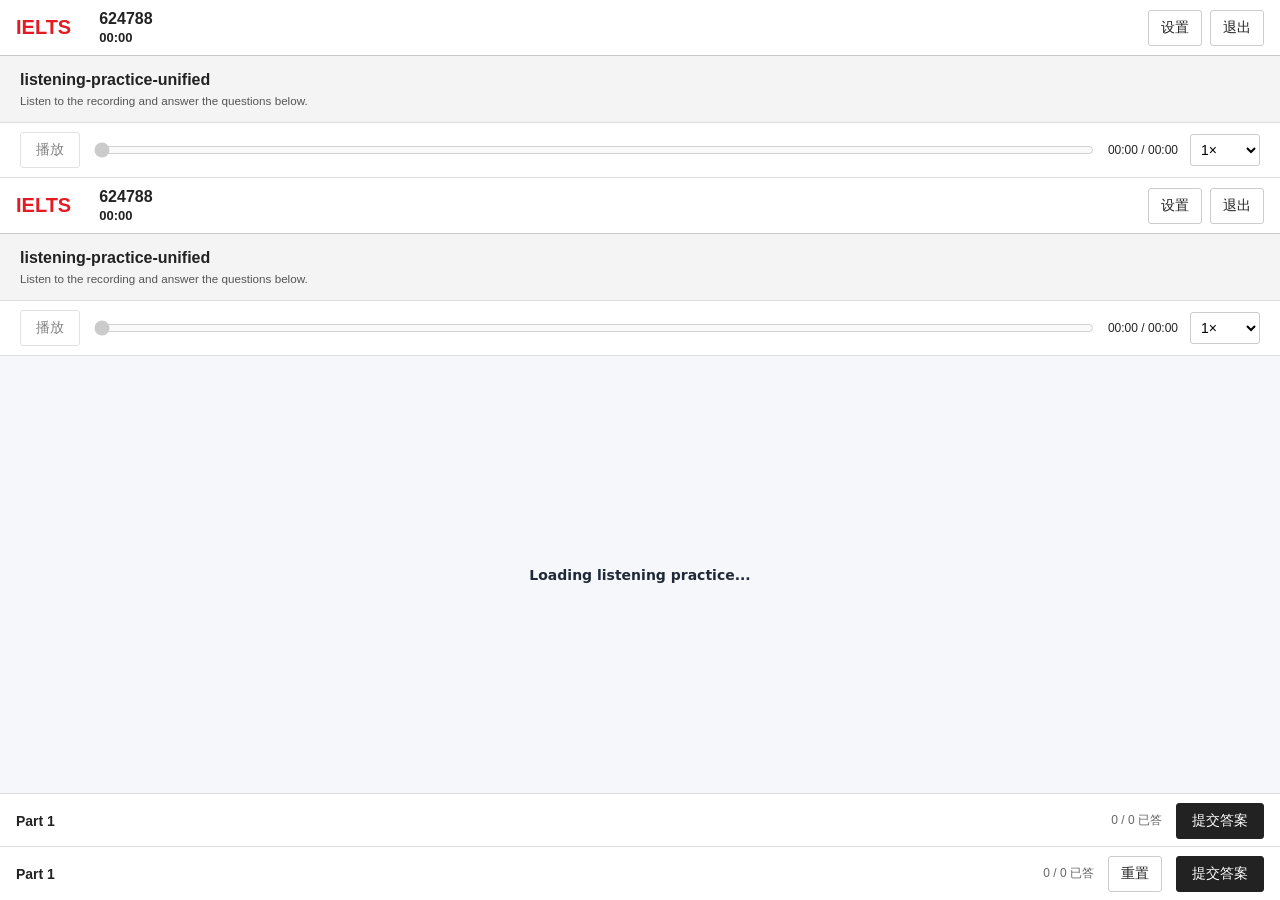
<file: assets/generated/listening-exams/listening-practice-unified.html>
<!doctype html>
<html lang="zh-CN" data-listening-wrapper="true" data-diagnostic-context="listening">
<head>
<script>globalThis.IELTS_ASSET_VERSION="20261104-cache55";</script>
    <meta charset="utf-8">
    <!-- DIAGNOSTIC_BOOTSTRAP_START -->
<script>
/* Generated by scripts/build-bundles.mjs. Embed before external resources. */
globalThis.AppDiagnosticBuild = Object.freeze({"appVersion":"0.6.2-fix","buildId":"sha256:7955c3110b12639fc7aba8301764838e0fdea097abd91f732923f76d680323cb","mappingPath":"assets/generated/diagnostics/build-manifest.json","readingResources":["assets/generated/reading-exams/p1-high-01.js","assets/generated/reading-exams/p1-high-05.js","assets/generated/reading-exams/p1-high-101.js","assets/generated/reading-exams/p1-high-105.js","assets/generated/reading-exams/p1-high-110.js","assets/generated/reading-exams/p1-high-118.js","assets/generated/reading-exams/p1-high-171.js","assets/generated/reading-exams/p1-high-194.js","assets/generated/reading-exams/p1-high-200.js","assets/generated/reading-exams/p1-high-211.js","assets/generated/reading-exams/p1-high-216.js","assets/generated/reading-exams/p1-high-227.js","assets/generated/reading-exams/p1-high-229.js","assets/generated/reading-exams/p1-high-230.js","assets/generated/reading-exams/p1-high-231.js","assets/generated/reading-exams/p1-high-24.js","assets/generated/reading-exams/p1-high-240.js","assets/generated/reading-exams/p1-high-27.js","assets/generated/reading-exams/p1-high-31.js","assets/generated/reading-exams/p1-high-79.js","assets/generated/reading-exams/p1-high-82.js","assets/generated/reading-exams/p1-high-90.js","assets/generated/reading-exams/p1-high-92.js","assets/generated/reading-exams/p1-low-02.js","assets/generated/reading-exams/p1-low-106.js","assets/generated/reading-exams/p1-low-107.js","assets/generated/reading-exams/p1-low-108.js","assets/generated/reading-exams/p1-low-109.js","assets/generated/reading-exams/p1-low-11.js","assets/generated/reading-exams/p1-low-111.js","assets/generated/reading-exams/p1-low-112.js","assets/generated/reading-exams/p1-low-113.js","assets/generated/reading-exams/p1-low-114.js","assets/generated/reading-exams/p1-low-116.js","assets/generated/reading-exams/p1-low-127.js","assets/generated/reading-exams/p1-low-13.js","assets/generated/reading-exams/p1-low-138.js","assets/generated/reading-exams/p1-low-149.js","assets/generated/reading-exams/p1-low-160.js","assets/generated/reading-exams/p1-low-223.js","assets/generated/reading-exams/p1-low-30.js","assets/generated/reading-exams/p1-low-34.js","assets/generated/reading-exams/p1-low-35.js","assets/generated/reading-exams/p1-low-40.js","assets/generated/reading-exams/p1-low-45.js","assets/generated/reading-exams/p1-low-46.js","assets/generated/reading-exams/p1-low-47.js","assets/generated/reading-exams/p1-low-48.js","assets/generated/reading-exams/p1-low-52.js","assets/generated/reading-exams/p1-low-53.js","assets/generated/reading-exams/p1-low-61.js","assets/generated/reading-exams/p1-low-67.js","assets/generated/reading-exams/p1-low-68.js","assets/generated/reading-exams/p1-low-69.js","assets/generated/reading-exams/p1-low-70.js","assets/generated/reading-exams/p1-low-72.js","assets/generated/reading-exams/p1-low-80.js","assets/generated/reading-exams/p1-low-81.js","assets/generated/reading-exams/p1-low-84.js","assets/generated/reading-exams/p1-low-99.js","assets/generated/reading-exams/p1-medium-115.js","assets/generated/reading-exams/p1-medium-117.js","assets/generated/reading-exams/p1-medium-119.js","assets/generated/reading-exams/p1-medium-182.js","assets/generated/reading-exams/p1-medium-20.js","assets/generated/reading-exams/p1-medium-246.js","assets/generated/reading-exams/p1-medium-247.js","assets/generated/reading-exams/p1-medium-249.js","assets/generated/reading-exams/p1-medium-251.js","assets/generated/reading-exams/p1-medium-29.js","assets/generated/reading-exams/p1-medium-33.js","assets/generated/reading-exams/p1-medium-57.js","assets/generated/reading-exams/p1-medium-60.js","assets/generated/reading-exams/p1-medium-63.js","assets/generated/reading-exams/p2-high-09.js","assets/generated/reading-exams/p2-high-120.js","assets/generated/reading-exams/p2-high-123.js","assets/generated/reading-exams/p2-high-124.js","assets/generated/reading-exams/p2-high-128.js","assets/generated/reading-exams/p2-high-130.js","assets/generated/reading-exams/p2-high-131.js","assets/generated/reading-exams/p2-high-133.js","assets/generated/reading-exams/p2-high-134.js","assets/generated/reading-exams/p2-high-136.js","assets/generated/reading-exams/p2-high-137.js","assets/generated/reading-exams/p2-high-139.js","assets/generated/reading-exams/p2-high-14.js","assets/generated/reading-exams/p2-high-141.js","assets/generated/reading-exams/p2-high-145.js","assets/generated/reading-exams/p2-high-16.js","assets/generated/reading-exams/p2-high-17.js","assets/generated/reading-exams/p2-high-19.js","assets/generated/reading-exams/p2-high-192.js","assets/generated/reading-exams/p2-high-201.js","assets/generated/reading-exams/p2-high-21.js","assets/generated/reading-exams/p2-high-225.js","assets/generated/reading-exams/p2-high-23.js","assets/generated/reading-exams/p2-high-232.js","assets/generated/reading-exams/p2-high-233.js","assets/generated/reading-exams/p2-high-234.js","assets/generated/reading-exams/p2-high-235.js","assets/generated/reading-exams/p2-high-236.js","assets/generated/reading-exams/p2-high-239.js","assets/generated/reading-exams/p2-high-25.js","assets/generated/reading-exams/p2-high-250.js","assets/generated/reading-exams/p2-high-91.js","assets/generated/reading-exams/p2-low-051.js","assets/generated/reading-exams/p2-low-06.js","assets/generated/reading-exams/p2-low-08.js","assets/generated/reading-exams/p2-low-102.js","assets/generated/reading-exams/p2-low-103.js","assets/generated/reading-exams/p2-low-104.js","assets/generated/reading-exams/p2-low-122.js","assets/generated/reading-exams/p2-low-125.js","assets/generated/reading-exams/p2-low-132.js","assets/generated/reading-exams/p2-low-135.js","assets/generated/reading-exams/p2-low-140.js","assets/generated/reading-exams/p2-low-142.js","assets/generated/reading-exams/p2-low-143.js","assets/generated/reading-exams/p2-low-147.js","assets/generated/reading-exams/p2-low-148.js","assets/generated/reading-exams/p2-low-222.js","assets/generated/reading-exams/p2-low-240.js","assets/generated/reading-exams/p2-low-242.js","assets/generated/reading-exams/p2-low-37.js","assets/generated/reading-exams/p2-low-39.js","assets/generated/reading-exams/p2-low-41.js","assets/generated/reading-exams/p2-low-49.js","assets/generated/reading-exams/p2-low-50.js","assets/generated/reading-exams/p2-low-51.js","assets/generated/reading-exams/p2-low-62.js","assets/generated/reading-exams/p2-low-64.js","assets/generated/reading-exams/p2-low-65.js","assets/generated/reading-exams/p2-low-73.js","assets/generated/reading-exams/p2-low-75.js","assets/generated/reading-exams/p2-low-77.js","assets/generated/reading-exams/p2-low-87.js","assets/generated/reading-exams/p2-low-94.js","assets/generated/reading-exams/p2-low-96.js","assets/generated/reading-exams/p2-medium-058.js","assets/generated/reading-exams/p2-medium-10.js","assets/generated/reading-exams/p2-medium-121.js","assets/generated/reading-exams/p2-medium-126.js","assets/generated/reading-exams/p2-medium-129.js","assets/generated/reading-exams/p2-medium-144.js","assets/generated/reading-exams/p2-medium-146.js","assets/generated/reading-exams/p2-medium-209.js","assets/generated/reading-exams/p2-medium-213.js","assets/generated/reading-exams/p2-medium-217.js","assets/generated/reading-exams/p2-medium-243.js","assets/generated/reading-exams/p2-medium-245.js","assets/generated/reading-exams/p2-medium-248.js","assets/generated/reading-exams/p2-medium-58.js","assets/generated/reading-exams/p2-medium-86.js","assets/generated/reading-exams/p2-medium-93.js","assets/generated/reading-exams/p3-high-03.js","assets/generated/reading-exams/p3-high-04.js","assets/generated/reading-exams/p3-high-15.js","assets/generated/reading-exams/p3-high-150.js","assets/generated/reading-exams/p3-high-156.js","assets/generated/reading-exams/p3-high-157.js","assets/generated/reading-exams/p3-high-159.js","assets/generated/reading-exams/p3-high-161.js","assets/generated/reading-exams/p3-high-164.js","assets/generated/reading-exams/p3-high-167.js","assets/generated/reading-exams/p3-high-170.js","assets/generated/reading-exams/p3-high-173.js","assets/generated/reading-exams/p3-high-174.js","assets/generated/reading-exams/p3-high-178.js","assets/generated/reading-exams/p3-high-180.js","assets/generated/reading-exams/p3-high-181.js","assets/generated/reading-exams/p3-high-184.js","assets/generated/reading-exams/p3-high-189.js","assets/generated/reading-exams/p3-high-192.js","assets/generated/reading-exams/p3-high-204.js","assets/generated/reading-exams/p3-high-206.js","assets/generated/reading-exams/p3-high-212.js","assets/generated/reading-exams/p3-high-218.js","assets/generated/reading-exams/p3-high-221.js","assets/generated/reading-exams/p3-high-228.js","assets/generated/reading-exams/p3-high-229.js","assets/generated/reading-exams/p3-high-32.js","assets/generated/reading-exams/p3-high-89.js","assets/generated/reading-exams/p3-low-07.js","assets/generated/reading-exams/p3-low-078.js","assets/generated/reading-exams/p3-low-100.js","assets/generated/reading-exams/p3-low-12.js","assets/generated/reading-exams/p3-low-151.js","assets/generated/reading-exams/p3-low-153.js","assets/generated/reading-exams/p3-low-158.js","assets/generated/reading-exams/p3-low-163.js","assets/generated/reading-exams/p3-low-165.js","assets/generated/reading-exams/p3-low-166.js","assets/generated/reading-exams/p3-low-172.js","assets/generated/reading-exams/p3-low-175.js","assets/generated/reading-exams/p3-low-186.js","assets/generated/reading-exams/p3-low-187.js","assets/generated/reading-exams/p3-low-190.js","assets/generated/reading-exams/p3-low-198.js","assets/generated/reading-exams/p3-low-219.js","assets/generated/reading-exams/p3-low-240.js","assets/generated/reading-exams/p3-low-28.js","assets/generated/reading-exams/p3-low-36.js","assets/generated/reading-exams/p3-low-38.js","assets/generated/reading-exams/p3-low-42.js","assets/generated/reading-exams/p3-low-43.js","assets/generated/reading-exams/p3-low-44.js","assets/generated/reading-exams/p3-low-54.js","assets/generated/reading-exams/p3-low-55.js","assets/generated/reading-exams/p3-low-56.js","assets/generated/reading-exams/p3-low-59.js","assets/generated/reading-exams/p3-low-71.js","assets/generated/reading-exams/p3-low-74.js","assets/generated/reading-exams/p3-low-76.js","assets/generated/reading-exams/p3-low-78.js","assets/generated/reading-exams/p3-low-83.js","assets/generated/reading-exams/p3-low-85.js","assets/generated/reading-exams/p3-low-88.js","assets/generated/reading-exams/p3-low-95.js","assets/generated/reading-exams/p3-low-97.js","assets/generated/reading-exams/p3-low-98.js","assets/generated/reading-exams/p3-low-999.js","assets/generated/reading-exams/p3-medium-152.js","assets/generated/reading-exams/p3-medium-154.js","assets/generated/reading-exams/p3-medium-155.js","assets/generated/reading-exams/p3-medium-162.js","assets/generated/reading-exams/p3-medium-168.js","assets/generated/reading-exams/p3-medium-169.js","assets/generated/reading-exams/p3-medium-176.js","assets/generated/reading-exams/p3-medium-177.js","assets/generated/reading-exams/p3-medium-179.js","assets/generated/reading-exams/p3-medium-18.js","assets/generated/reading-exams/p3-medium-183.js","assets/generated/reading-exams/p3-medium-185.js","assets/generated/reading-exams/p3-medium-188.js","assets/generated/reading-exams/p3-medium-191.js","assets/generated/reading-exams/p3-medium-197.js","assets/generated/reading-exams/p3-medium-22.js","assets/generated/reading-exams/p3-medium-241.js","assets/generated/reading-exams/p3-medium-244.js","assets/generated/reading-exams/p3-medium-248.js","assets/generated/reading-exams/p3-medium-66.js","assets/generated/reading-explanations/p1-high-01.js","assets/generated/reading-explanations/p1-high-05.js","assets/generated/reading-explanations/p1-high-101.js","assets/generated/reading-explanations/p1-high-105.js","assets/generated/reading-explanations/p1-high-110.js","assets/generated/reading-explanations/p1-high-118.js","assets/generated/reading-explanations/p1-high-171.js","assets/generated/reading-explanations/p1-high-194.js","assets/generated/reading-explanations/p1-high-200.js","assets/generated/reading-explanations/p1-high-211.js","assets/generated/reading-explanations/p1-high-216.js","assets/generated/reading-explanations/p1-high-227.js","assets/generated/reading-explanations/p1-high-229.js","assets/generated/reading-explanations/p1-high-230.js","assets/generated/reading-explanations/p1-high-231.js","assets/generated/reading-explanations/p1-high-24.js","assets/generated/reading-explanations/p1-high-240.js","assets/generated/reading-explanations/p1-high-27.js","assets/generated/reading-explanations/p1-high-31.js","assets/generated/reading-explanations/p1-high-79.js","assets/generated/reading-explanations/p1-high-82.js","assets/generated/reading-explanations/p1-high-90.js","assets/generated/reading-explanations/p1-high-92.js","assets/generated/reading-explanations/p1-low-02.js","assets/generated/reading-explanations/p1-low-106.js","assets/generated/reading-explanations/p1-low-107.js","assets/generated/reading-explanations/p1-low-108.js","assets/generated/reading-explanations/p1-low-109.js","assets/generated/reading-explanations/p1-low-11.js","assets/generated/reading-explanations/p1-low-111.js","assets/generated/reading-explanations/p1-low-112.js","assets/generated/reading-explanations/p1-low-113.js","assets/generated/reading-explanations/p1-low-114.js","assets/generated/reading-explanations/p1-low-116.js","assets/generated/reading-explanations/p1-low-127.js","assets/generated/reading-explanations/p1-low-13.js","assets/generated/reading-explanations/p1-low-138.js","assets/generated/reading-explanations/p1-low-149.js","assets/generated/reading-explanations/p1-low-160.js","assets/generated/reading-explanations/p1-low-223.js","assets/generated/reading-explanations/p1-low-30.js","assets/generated/reading-explanations/p1-low-34.js","assets/generated/reading-explanations/p1-low-35.js","assets/generated/reading-explanations/p1-low-40.js","assets/generated/reading-explanations/p1-low-45.js","assets/generated/reading-explanations/p1-low-46.js","assets/generated/reading-explanations/p1-low-47.js","assets/generated/reading-explanations/p1-low-48.js","assets/generated/reading-explanations/p1-low-52.js","assets/generated/reading-explanations/p1-low-53.js","assets/generated/reading-explanations/p1-low-61.js","assets/generated/reading-explanations/p1-low-67.js","assets/generated/reading-explanations/p1-low-68.js","assets/generated/reading-explanations/p1-low-69.js","assets/generated/reading-explanations/p1-low-70.js","assets/generated/reading-explanations/p1-low-72.js","assets/generated/reading-explanations/p1-low-80.js","assets/generated/reading-explanations/p1-low-81.js","assets/generated/reading-explanations/p1-low-84.js","assets/generated/reading-explanations/p1-low-99.js","assets/generated/reading-explanations/p1-medium-115.js","assets/generated/reading-explanations/p1-medium-117.js","assets/generated/reading-explanations/p1-medium-119.js","assets/generated/reading-explanations/p1-medium-182.js","assets/generated/reading-explanations/p1-medium-20.js","assets/generated/reading-explanations/p1-medium-246.js","assets/generated/reading-explanations/p1-medium-247.js","assets/generated/reading-explanations/p1-medium-249.js","assets/generated/reading-explanations/p1-medium-251.js","assets/generated/reading-explanations/p1-medium-29.js","assets/generated/reading-explanations/p1-medium-33.js","assets/generated/reading-explanations/p1-medium-57.js","assets/generated/reading-explanations/p1-medium-60.js","assets/generated/reading-explanations/p1-medium-63.js","assets/generated/reading-explanations/p2-high-09.js","assets/generated/reading-explanations/p2-high-120.js","assets/generated/reading-explanations/p2-high-123.js","assets/generated/reading-explanations/p2-high-124.js","assets/generated/reading-explanations/p2-high-128.js","assets/generated/reading-explanations/p2-high-130.js","assets/generated/reading-explanations/p2-high-131.js","assets/generated/reading-explanations/p2-high-133.js","assets/generated/reading-explanations/p2-high-134.js","assets/generated/reading-explanations/p2-high-136.js","assets/generated/reading-explanations/p2-high-137.js","assets/generated/reading-explanations/p2-high-139.js","assets/generated/reading-explanations/p2-high-14.js","assets/generated/reading-explanations/p2-high-141.js","assets/generated/reading-explanations/p2-high-145.js","assets/generated/reading-explanations/p2-high-16.js","assets/generated/reading-explanations/p2-high-17.js","assets/generated/reading-explanations/p2-high-19.js","assets/generated/reading-explanations/p2-high-192.js","assets/generated/reading-explanations/p2-high-201.js","assets/generated/reading-explanations/p2-high-21.js","assets/generated/reading-explanations/p2-high-225.js","assets/generated/reading-explanations/p2-high-23.js","assets/generated/reading-explanations/p2-high-232.js","assets/generated/reading-explanations/p2-high-233.js","assets/generated/reading-explanations/p2-high-234.js","assets/generated/reading-explanations/p2-high-235.js","assets/generated/reading-explanations/p2-high-236.js","assets/generated/reading-explanations/p2-high-239.js","assets/generated/reading-explanations/p2-high-25.js","assets/generated/reading-explanations/p2-high-250.js","assets/generated/reading-explanations/p2-high-91.js","assets/generated/reading-explanations/p2-low-051.js","assets/generated/reading-explanations/p2-low-06.js","assets/generated/reading-explanations/p2-low-08.js","assets/generated/reading-explanations/p2-low-102.js","assets/generated/reading-explanations/p2-low-103.js","assets/generated/reading-explanations/p2-low-104.js","assets/generated/reading-explanations/p2-low-122.js","assets/generated/reading-explanations/p2-low-125.js","assets/generated/reading-explanations/p2-low-132.js","assets/generated/reading-explanations/p2-low-135.js","assets/generated/reading-explanations/p2-low-140.js","assets/generated/reading-explanations/p2-low-142.js","assets/generated/reading-explanations/p2-low-143.js","assets/generated/reading-explanations/p2-low-147.js","assets/generated/reading-explanations/p2-low-148.js","assets/generated/reading-explanations/p2-low-222.js","assets/generated/reading-explanations/p2-low-240.js","assets/generated/reading-explanations/p2-low-242.js","assets/generated/reading-explanations/p2-low-37.js","assets/generated/reading-explanations/p2-low-39.js","assets/generated/reading-explanations/p2-low-41.js","assets/generated/reading-explanations/p2-low-49.js","assets/generated/reading-explanations/p2-low-50.js","assets/generated/reading-explanations/p2-low-51.js","assets/generated/reading-explanations/p2-low-62.js","assets/generated/reading-explanations/p2-low-64.js","assets/generated/reading-explanations/p2-low-65.js","assets/generated/reading-explanations/p2-low-73.js","assets/generated/reading-explanations/p2-low-75.js","assets/generated/reading-explanations/p2-low-77.js","assets/generated/reading-explanations/p2-low-87.js","assets/generated/reading-explanations/p2-low-94.js","assets/generated/reading-explanations/p2-low-96.js","assets/generated/reading-explanations/p2-medium-058.js","assets/generated/reading-explanations/p2-medium-10.js","assets/generated/reading-explanations/p2-medium-121.js","assets/generated/reading-explanations/p2-medium-126.js","assets/generated/reading-explanations/p2-medium-129.js","assets/generated/reading-explanations/p2-medium-144.js","assets/generated/reading-explanations/p2-medium-146.js","assets/generated/reading-explanations/p2-medium-209.js","assets/generated/reading-explanations/p2-medium-213.js","assets/generated/reading-explanations/p2-medium-217.js","assets/generated/reading-explanations/p2-medium-243.js","assets/generated/reading-explanations/p2-medium-245.js","assets/generated/reading-explanations/p2-medium-248.js","assets/generated/reading-explanations/p2-medium-58.js","assets/generated/reading-explanations/p2-medium-86.js","assets/generated/reading-explanations/p2-medium-93.js","assets/generated/reading-explanations/p3-high-03.js","assets/generated/reading-explanations/p3-high-04.js","assets/generated/reading-explanations/p3-high-15.js","assets/generated/reading-explanations/p3-high-150.js","assets/generated/reading-explanations/p3-high-156.js","assets/generated/reading-explanations/p3-high-157.js","assets/generated/reading-explanations/p3-high-159.js","assets/generated/reading-explanations/p3-high-161.js","assets/generated/reading-explanations/p3-high-164.js","assets/generated/reading-explanations/p3-high-167.js","assets/generated/reading-explanations/p3-high-170.js","assets/generated/reading-explanations/p3-high-173.js","assets/generated/reading-explanations/p3-high-174.js","assets/generated/reading-explanations/p3-high-178.js","assets/generated/reading-explanations/p3-high-180.js","assets/generated/reading-explanations/p3-high-181.js","assets/generated/reading-explanations/p3-high-184.js","assets/generated/reading-explanations/p3-high-189.js","assets/generated/reading-explanations/p3-high-192.js","assets/generated/reading-explanations/p3-high-204.js","assets/generated/reading-explanations/p3-high-206.js","assets/generated/reading-explanations/p3-high-212.js","assets/generated/reading-explanations/p3-high-218.js","assets/generated/reading-explanations/p3-high-221.js","assets/generated/reading-explanations/p3-high-228.js","assets/generated/reading-explanations/p3-high-229.js","assets/generated/reading-explanations/p3-high-32.js","assets/generated/reading-explanations/p3-high-89.js","assets/generated/reading-explanations/p3-low-07.js","assets/generated/reading-explanations/p3-low-078.js","assets/generated/reading-explanations/p3-low-100.js","assets/generated/reading-explanations/p3-low-12.js","assets/generated/reading-explanations/p3-low-151.js","assets/generated/reading-explanations/p3-low-153.js","assets/generated/reading-explanations/p3-low-158.js","assets/generated/reading-explanations/p3-low-163.js","assets/generated/reading-explanations/p3-low-165.js","assets/generated/reading-explanations/p3-low-166.js","assets/generated/reading-explanations/p3-low-172.js","assets/generated/reading-explanations/p3-low-175.js","assets/generated/reading-explanations/p3-low-186.js","assets/generated/reading-explanations/p3-low-187.js","assets/generated/reading-explanations/p3-low-190.js","assets/generated/reading-explanations/p3-low-198.js","assets/generated/reading-explanations/p3-low-219.js","assets/generated/reading-explanations/p3-low-28.js","assets/generated/reading-explanations/p3-low-36.js","assets/generated/reading-explanations/p3-low-38.js","assets/generated/reading-explanations/p3-low-42.js","assets/generated/reading-explanations/p3-low-43.js","assets/generated/reading-explanations/p3-low-44.js","assets/generated/reading-explanations/p3-low-54.js","assets/generated/reading-explanations/p3-low-55.js","assets/generated/reading-explanations/p3-low-56.js","assets/generated/reading-explanations/p3-low-59.js","assets/generated/reading-explanations/p3-low-71.js","assets/generated/reading-explanations/p3-low-74.js","assets/generated/reading-explanations/p3-low-76.js","assets/generated/reading-explanations/p3-low-78.js","assets/generated/reading-explanations/p3-low-83.js","assets/generated/reading-explanations/p3-low-85.js","assets/generated/reading-explanations/p3-low-88.js","assets/generated/reading-explanations/p3-low-95.js","assets/generated/reading-explanations/p3-low-97.js","assets/generated/reading-explanations/p3-low-98.js","assets/generated/reading-explanations/p3-low-999.js","assets/generated/reading-explanations/p3-medium-152.js","assets/generated/reading-explanations/p3-medium-154.js","assets/generated/reading-explanations/p3-medium-155.js","assets/generated/reading-explanations/p3-medium-162.js","assets/generated/reading-explanations/p3-medium-168.js","assets/generated/reading-explanations/p3-medium-169.js","assets/generated/reading-explanations/p3-medium-176.js","assets/generated/reading-explanations/p3-medium-177.js","assets/generated/reading-explanations/p3-medium-179.js","assets/generated/reading-explanations/p3-medium-18.js","assets/generated/reading-explanations/p3-medium-183.js","assets/generated/reading-explanations/p3-medium-185.js","assets/generated/reading-explanations/p3-medium-188.js","assets/generated/reading-explanations/p3-medium-191.js","assets/generated/reading-explanations/p3-medium-197.js","assets/generated/reading-explanations/p3-medium-22.js","assets/generated/reading-explanations/p3-medium-241.js","assets/generated/reading-explanations/p3-medium-244.js","assets/generated/reading-explanations/p3-medium-248.js","assets/generated/reading-explanations/p3-medium-66.js"]});
/* ===== js/diagnostics/diagnosticContract.js ===== */
(function installDiagnosticContract(global) {
    'use strict';

    if (global.AppDiagnosticContract) return;

    const SCHEMA_VERSION = 1;
    const LIMITS = Object.freeze({
        eventBytes: 8192, stackFrames: 20, causeDepth: 3, breadcrumbs: 50,
        inputStringUnits: 8192, correlationEntries: 1024, correlationIdUnits: 512,
        repetitionWindowMs: 60000, snapshotEvents: 200
    });
    const CODES = Object.freeze([
        'APP_BOOT_FAILED', 'RESOURCE_LOAD_FAILED', 'PRACTICE_SAVE_FAILED',
        'RECOVERY_SAVE_FAILED', 'PRACTICE_CHANNEL_TIMEOUT', 'DATA_IMPORT_FAILED',
        'DATA_EXPORT_FAILED', 'UNEXPECTED_RUNTIME_ERROR'
    ]);
    const CAUSE_CODES = Object.freeze([
        'BACKEND_UNAVAILABLE', 'QUOTA_EXCEEDED', 'CONFLICT', 'CORRUPT_RECORD', 'VALIDATION',
        'INITIALIZATION_BLOCKED', 'TIMING_FINALIZED', 'TIMING_STALE_WRITER', 'TIMING_STALE_REVISION'
    ]);
    const ERROR_NAMES = [
        'Error', 'AppDataError', 'TypeError', 'RangeError', 'ReferenceError', 'SyntaxError',
        'URIError', 'EvalError', 'AggregateError', 'DOMException', 'QuotaExceededError',
        'AbortError', 'SecurityError', 'NotFoundError', 'NetworkError', 'UnknownError'
    ];
    const MESSAGES = Object.freeze({
        APP_BOOT_FAILED: 'Application startup failed.',
        RESOURCE_LOAD_FAILED: 'A resource could not be loaded.',
        PRACTICE_SAVE_FAILED: 'Practice persistence failed.',
        RECOVERY_SAVE_FAILED: 'Recovery persistence failed.',
        PRACTICE_CHANNEL_TIMEOUT: 'Practice communication timed out.',
        DATA_IMPORT_FAILED: 'Data import failed.',
        DATA_EXPORT_FAILED: 'Data export failed.',
        UNEXPECTED_RUNTIME_ERROR: 'An unexpected runtime error occurred.'
    });
    const MODULES = ['bootstrap', 'main', 'practice', 'reading', 'listening', 'suite',
        'logger', 'data-kernel', 'storage', 'import', 'export', 'diagnostics', 'channel'];
    const ACTIONS = ['initialize', 'load-resource', 'open-practice', 'handshake', 'submit',
        'host-receipt', 'acknowledgement', 'save', 'save-draft', 'save-recovery', 'storage-confirmed',
        'suite-navigation', 'import', 'export', 'retry', 'reset', 'report'];
    const RETRY_ACTIONS = ['submit', 'save', 'save-draft', 'save-recovery', 'import', 'export', 'load-resource'];
    const SOURCES = ['bootstrap', 'business', 'console', 'global', 'resource', 'storage', 'relay'];
    const CORRELATION_KINDS = ['session', 'suite', 'submission', 'operation'];
    const COVERAGE_LIMITATIONS = Object.freeze([
        'javascript-disabled', 'page-not-opened', 'process-crash', 'blocked-main-thread',
        'cross-origin-details'
    ]);
    // Exact code-owned paths only: arbitrary resource names can contain learning data.
    // Extend this list when an integration needs another shipped resource.
    const PROJECT_PATHS = Object.freeze([
        'index.html', 'js/app.js', 'js/main.js', 'js/utils/logger.js',
        'js/presentation/incident-center.js', 'js/presentation/message-center.js',
        'js/data/v2/dataKernel.js', 'js/data/v2/appData.js',
        'js/diagnostics/diagnosticContract.js',
        'js/diagnostics/bootstrapCollector.js', 'js/diagnostics/diagnosticReporter.js', 'js/diagnostics/operationDiagnostics.js',
        'js/diagnostics/diagnosticStore.js', 'js/diagnostics/diagnosticExport.js', 'js/diagnostics/diagnosticChannel.js',
        'js/runtime/lazyLoader.js', 'js/runtime/bootScreen.js', 'js/boot-fallbacks.js',
        'css/main.css', 'css/incident-center.css', 'css/heroui-bridge.css', 'css/theme-switcher-scroll.css',
        'css/onboarding.css', 'css/vocab-reader.css', 'assets/vendor/three.min.js',
        'assets/images/favicon.svg', 'assets/images/logo.svg',
        'assets/generated/listening-exams/manifest.js',
        'assets/generated/listening-exams/listening-index.compat.js',
        'assets/generated/reading-exams/manifest.js',
        'assets/generated/reading-explanations/manifest.js',
        'js/runtime/unifiedReadingPage.js',
        'js/listeningRecordBridge.js', 'js/listeningUnifiedWrapper.js', 'js/practice-page-enhancer.js',
        'js/diagnostics/practiceDiagnosticBootstrap.js', 'js/diagnostics/practiceDiagnostics.js',
        'assets/generated/reading-exams/reading-practice-unified.html',
        'assets/generated/listening-exams/listening-practice-unified.html',
        ...['runtime-entry', 'core-foundation', 'ui-shell', 'legacy-app', 'browse',
            'diagnostics', 'practice', 'session', 'reading-page', 'practice-page-enhancer',
            'listening-record-bridge', 'listening-wrapper', 'vocabulary', 'reading-tools',
            'reading-library', 'dictionary', 'more', 'theme']
            .map((name) => `js/bundles/${name}.bundle.js`)
    ]);
    const EVENT_ID = /^evt_[a-f0-9]{32}_[1-9][0-9]{0,15}$/;
    const WINDOW_ID = /^win_[a-f0-9]{32}$/;
    const SCOPE_ID = /^scope_[a-f0-9]{32}$/;
    const ALIAS_ID = /^alias_(session|suite|submission|operation)_[a-f0-9]{32}$/;
    const scopeInternals = new WeakMap();
    const identityInternals = new WeakMap();
    // Membership is provenance: only code-owned, fully projected and deeply
    // frozen events enter this cache. Frozen external inputs are still untrusted.
    const validatedEvents = new WeakMap();
    const readingResourcePaths = new Set();
    try {
        const resources = Object.getOwnPropertyDescriptor(global.AppDiagnosticBuild, 'readingResources')?.value;
        if (Array.isArray(resources)) {
            for (let i = 0; i < Math.min(resources.length, 1024); i += 1) {
                const value = Object.getOwnPropertyDescriptor(resources, String(i))?.value;
                if (typeof value === 'string' && /^assets\/generated\/reading-(?:exams|explanations)\/p[123]-(?:high|medium|low)-[0-9]{2,3}\.js$/.test(value)) readingResourcePaths.add(value);
            }
        }
    } catch (_) { }
    let nativeDOMExceptionName;
    try { nativeDOMExceptionName = Object.getOwnPropertyDescriptor(global.DOMException.prototype, 'name')?.get; } catch (_) { }

    function platformErrorName(value) {
        try { return nativeDOMExceptionName?.call(value); } catch (_) { return undefined; }
    }

    function objectLike(value) { return value !== null && (typeof value === 'object' || typeof value === 'function'); }
    function state() { return { issues: new Set(), stackFrames: 0 }; }
    function field(value, key, context) {
        if (!objectLike(value)) return undefined;
        try {
            const descriptor = Object.getOwnPropertyDescriptor(value, key);
            if (!descriptor) return undefined;
            if (!Object.prototype.hasOwnProperty.call(descriptor, 'value')) {
                context.issues.add('accessor-skipped');
                return undefined;
            }
            return descriptor.value;
        } catch (_) {
            context.issues.add('unreadable');
            return undefined;
        }
    }
    function choice(value, values, fallback = 'unknown') {
        return typeof value === 'string' && values.includes(value) ? value : fallback;
    }
    function errorName(value, context) {
        // Native Error names are usually inherited. Inspect descriptors without calling getters.
        let current = value;
        for (let depth = 0; objectLike(current) && depth < 4; depth += 1) {
            const name = field(current, 'name', context);
            if (name !== undefined) return choice(name, ERROR_NAMES);
            if (context.issues.has('accessor-skipped') || context.issues.has('unreadable')) break;
            try { current = Object.getPrototypeOf(current); }
            catch (_) { context.issues.add('unreadable'); break; }
        }
        return 'unknown';
    }
    function integer(value, min, max, fallback = null) {
        return typeof value === 'number' && Number.isSafeInteger(value) && value >= min && value <= max ? value : fallback;
    }
    function matches(value, expression) {
        return typeof value === 'string' && value.length <= 128 && expression.test(value);
    }
    function textInput(value, context) {
        if (typeof value !== 'string') return '';
        if (value.length > LIMITS.inputStringUnits) {
            context.issues.add('input-truncated');
            return ''; // Do not cut a URL or secret in half and reinterpret its suffix.
        }
        return value;
    }
    function arrayLength(value, context) {
        try {
            return Array.isArray(value) ? integer(field(value, 'length', context), 0, 4294967295, 0) : 0;
        } catch (_) { context.issues.add('unreadable'); return 0; }
    }
    function randomHex() {
        const bytes = new Uint8Array(16);
        try {
            global.crypto.getRandomValues(bytes);
        } catch (_) {
            // Identifiers are correlation references, never authentication tokens.
            for (let i = 0; i < bytes.length; i += 1) bytes[i] = Math.floor(Math.random() * 256);
        }
        return Array.from(bytes, (byte) => byte.toString(16).padStart(2, '0')).join('');
    }
    function freeze(value) {
        if (value && typeof value === 'object') {
            Object.values(value).forEach(freeze);
            Object.freeze(value);
        }
        return value;
    }
    function utf8Bytes(value) {
        if (typeof value !== 'string') return 0;
        let bytes = 0;
        for (let i = 0; i < value.length; i += 1) {
            const code = value.charCodeAt(i);
            if (code < 0x80) bytes += 1;
            else if (code < 0x800) bytes += 2;
            else if (code >= 0xd800 && code <= 0xdbff && i + 1 < value.length
                && value.charCodeAt(i + 1) >= 0xdc00 && value.charCodeAt(i + 1) <= 0xdfff) {
                bytes += 4;
                i += 1;
            } else bytes += 3;
        }
        return bytes;
    }

    function createCorrelationScope() {
        const id = `scope_${randomHex()}`;
        const entries = new Map();
        let disposed = false;
        const alias = (kind, value) => {
            if (disposed || !CORRELATION_KINDS.includes(kind) || typeof value !== 'string'
                || !value.length || value.length > LIMITS.correlationIdUnits) return 'unknown';
            const key = `${kind}:${value}`;
            if (entries.has(key)) return entries.get(key);
            if (entries.size >= LIMITS.correlationEntries) return 'unknown';
            const result = `alias_${kind}_${randomHex()}`;
            entries.set(key, result);
            return result;
        };
        const scope = Object.freeze({ id, alias, dispose() { disposed = true; entries.clear(); } });
        scopeInternals.set(scope, { id, alias });
        return scope;
    }

    function createWindowIdentity() {
        const nonce = randomHex();
        const identity = Object.freeze({ windowId: `win_${nonce}` });
        identityInternals.set(identity, { nonce, windowId: identity.windowId, sequence: 0, errors: new WeakMap() });
        return identity;
    }

    function location(value, context, browserFrame = false) {
        let text = textInput(value, context).trim().replace(/\)$/, '');
        // Browsers append positions after the entire URL, including its query/fragment.
        // A plain resource URL has no such suffix; never interpret its query as a position.
        if (!browserFrame) text = text.split(/[?#]/, 1)[0];
        const suffix = /:(\d{1,10})(?::(\d{1,10}))?$/.exec(text);
        let line = null;
        let column = null;
        if (suffix) {
            line = integer(Number(suffix[1]), 1, 2147483647);
            column = suffix[2] ? integer(Number(suffix[2]), 1, 2147483647) : null;
            text = text.slice(0, suffix.index);
        }
        // A query or fragment must never supply an allowlisted project path.
        text = text.split(/[?#]/, 1)[0].replace(/\\/g, '/');
        const readingPath = text.match(/(?:^|\/)(assets\/generated\/reading-(?:exams|explanations)\/[^/]+)$/)?.[1];
        const path = PROJECT_PATHS.find((candidate) => text === candidate || text.endsWith(`/${candidate}`))
            || (readingResourcePaths.has(readingPath) ? readingPath : null);
        return { path: path || 'unknown', line: path ? line : null, column: path ? column : null };
    }
    function frame(value, context) {
        if (typeof value === 'string') {
            let text = textInput(value, context).trim();
            const prefix = text.split(/[?#]/, 1)[0];
            if (prefix.includes('(')) text = text.slice(prefix.lastIndexOf('(') + 1);
            else if (prefix.includes('@')) text = text.slice(prefix.lastIndexOf('@') + 1);
            else text = text.replace(/^at\s+/, '');
            return location(text, context, true);
        }
        const result = location(field(value, 'path', context), context);
        if (result.path !== 'unknown') {
            result.line = integer(field(value, 'line', context), 1, 2147483647, result.line);
            result.column = integer(field(value, 'column', context), 1, 2147483647, result.column);
        }
        return result;
    }
    function stack(value, context) {
        const output = [];
        let values = value;
        if (typeof value === 'string') {
            values = textInput(value, context).split(/\r?\n/).filter((line) => /^\s*at\s/.test(line) || line.includes('@'));
        }
        const length = arrayLength(values, context);
        const remaining = LIMITS.stackFrames - context.stackFrames;
        if (length > remaining) context.issues.add('stack-truncated');
        for (let i = 0; i < Math.min(length, remaining); i += 1) {
            output.push(frame(field(values, String(i), context), context));
            context.stackFrames += 1;
        }
        return output;
    }
    function errorCause(value, context) {
        const cause = field(value, 'cause', context);
        return cause == null ? field(field(value, 'details', context), 'cause', context) : cause;
    }
    function errorDetails(value, context, depth = 0, seen = new Set()) {
        const result = { name: 'unknown', message: '[redacted]', code: 'unknown', kind: 'unknown', stack: [], cause: null };
        if (!objectLike(value)) {
            result.kind = choice(typeof value, ['string', 'number', 'boolean', 'bigint', 'symbol', 'undefined']);
            return result;
        }
        if (seen.has(value)) { result.kind = 'cycle'; context.issues.add('cause-cycle'); return result; }
        seen.add(value);
        result.kind = 'object';
        const nativeName = platformErrorName(value);
        const name = nativeName || errorName(value, context);
        const message = field(value, 'message', context);
        result.name = choice(name, ERROR_NAMES);
        result.code = result.name === 'AppDataError' ? choice(field(value, 'code', context), CAUSE_CODES)
            : result.name === 'QuotaExceededError' ? 'QUOTA_EXCEEDED' : 'unknown';
        result.message = choice(message, Object.values(MESSAGES).concat('[redacted]'), '[redacted]');
        if (typeof message === 'string' && message.length > LIMITS.inputStringUnits) context.issues.add('input-truncated');
        if (integer(field(value, 'nodeType', context), 1, 12)) {
            result.kind = 'dom';
            return result;
        }
        // Do not materialize a lazy Error stack after discovering hostile accessors.
        if (!context.issues.has('accessor-skipped') && !context.issues.has('unreadable')) {
            result.stack = stack(field(value, 'stack', context), context);
        }
        const cause = errorCause(value, context);
        if (cause != null) {
            if (depth < LIMITS.causeDepth) result.cause = errorDetails(cause, context, depth + 1, seen);
            else context.issues.add('causes-truncated');
        }
        // Preserve explicit markers when sanitizing an already normalized record.
        result.kind = choice(field(value, 'kind', context), ['object', 'cycle', 'dom', 'string',
            'number', 'boolean', 'bigint', 'symbol', 'undefined', 'unknown'], result.kind);
        return result;
    }
    function causeCode(error) {
        let current = error;
        while (current) {
            if (current.code !== 'unknown') return current.code;
            current = current.cause;
        }
        return 'unknown';
    }
    function environment(value, context) {
        const browserVersion = field(value, 'browserVersion', context);
        return {
            runMode: choice(field(value, 'runMode', context), ['file', 'http', 'subpath']),
            browser: choice(field(value, 'browser', context), ['chromium', 'firefox', 'safari']),
            browserVersion: matches(browserVersion, /^\d{1,3}(?:\.\d{1,5}){0,3}$/) ? browserVersion : 'unknown',
            platform: choice(field(value, 'platform', context), ['windows', 'macos', 'linux', 'android', 'ios']),
            online: choice(field(value, 'online', context), ['online', 'offline']),
            context: choice(field(value, 'context', context), ['main', 'reading', 'listening', 'legacy', 'worker'])
        };
    }
    function correlations(value, scope, context, wire) {
        const output = { scopeId: scope.id };
        if (wire) {
            const scopeId = field(value, 'scopeId', context);
            output.scopeId = matches(scopeId, SCOPE_ID) ? scopeId : 'unknown';
        }
        for (const kind of CORRELATION_KINDS) {
            const raw = field(value, kind, context);
            output[kind] = wire
                ? (output.scopeId !== 'unknown' && matches(raw, ALIAS_ID) && raw.startsWith(`alias_${kind}_`) ? raw : 'unknown')
                : scope.alias(kind, raw);
        }
        return output;
    }
    function breadcrumbs(value, scope, context, wire) {
        const length = arrayLength(value, context);
        if (length > LIMITS.breadcrumbs) context.issues.add('breadcrumbs-truncated');
        const output = [];
        for (let i = Math.max(0, length - LIMITS.breadcrumbs); i < length; i += 1) {
            const item = field(value, String(i), context);
            const action = choice(field(item, 'action', context), ACTIONS);
            if (action === 'unknown') continue; // No keystrokes, DOM events, or free-form messages.
            output.push({
                action, module: choice(field(item, 'module', context), MODULES),
                timestamp: integer(field(item, 'timestamp', context), 0, 8640000000000000),
                outcome: choice(field(item, 'outcome', context), ['started', 'succeeded', 'failed', 'unconfirmed', 'cancelled']),
                correlation: correlations(!wire && field(item, 'correlationAliases', context) !== undefined
                    ? field(item, 'correlationAliases', context) : field(item, 'correlation', context),
                    scope, context, wire || field(item, 'correlationAliases', context) !== undefined)
            });
        }
        return output;
    }
    function fingerprint(event) {
        // Only normalized fields enter this non-cryptographic grouping hash.
        const parts = [event.code, event.causeCode, event.module, event.action, event.error.name,
            event.error.stack[0] || null, event.resource.path];
        const text = JSON.stringify(parts);
        let hash = 2166136261;
        for (let i = 0; i < text.length; i += 1) hash = Math.imul(hash ^ text.charCodeAt(i), 16777619);
        return `fp_${(hash >>> 0).toString(16).padStart(8, '0')}`;
    }
    function bound(event, context) {
        event.collection.issues = Array.from(context.issues).sort();
        let bytes;
        const size = () => {
            bytes = utf8Bytes(JSON.stringify(event));
            return bytes;
        };
        if (size() > LIMITS.eventBytes) {
            context.issues.add('event-truncated');
            context.issues.add('breadcrumbs-truncated');
            event.collection.issues = Array.from(context.issues).sort();
            while (event.breadcrumbs.length && size() > LIMITS.eventBytes) event.breadcrumbs.shift();
            if (size() > LIMITS.eventBytes) {
                context.issues.add('stack-truncated');
                event.collection.issues = Array.from(context.issues).sort();
                // Keep the first frame (part of the fingerprint) and all cause codes.
                const errors = [];
                for (let error = event.error; error; error = error.cause) errors.push(error);
                for (const error of errors.reverse()) {
                    while (error.stack.length > (error === event.error ? 1 : 0) && size() > LIMITS.eventBytes) {
                        error.stack.pop();
                        context.issues.add('stack-truncated');
                    }
                }
                event.collection.issues = Array.from(context.issues).sort();
            }
            // The final issue list can change after the last trimming check.
            size();
        }
        const immutable = freeze(event);
        validatedEvents.set(immutable, { bytes });
        return immutable;
    }

    function eventBytes(input) {
        // Do not serialize unknown caller objects: even a frozen object may
        // contain getters, mutable children, or a hostile toJSON callback.
        return validatedEvents.get(input)?.bytes ?? null;
    }

    function createNormalizer(options = {}) {
        const setup = state();
        const candidate = field(options, 'correlationScope', setup);
        const scope = scopeInternals.get(candidate) || scopeInternals.get(createCorrelationScope());
        const origin = identityInternals.get(field(options, 'windowIdentity', setup))
            || identityInternals.get(createWindowIdentity());
        const windowId = origin.windowId;
        const identities = origin.errors;
        const appVersion = field(options, 'appVersion', setup);
        const buildId = field(options, 'buildId', setup);
        const defaults = {
            appVersion: matches(appVersion, /^\d{1,3}\.\d{1,3}\.\d{1,3}(?:-(?:alpha|beta|rc|fix)(?:\.\d{1,4})?)?$/) ? appVersion : 'unknown',
            buildId: matches(buildId, /^(?:sha256:[a-f0-9]{64}|git:[a-f0-9]{40})$/) ? buildId : 'unknown',
            environment: environment(field(options, 'environment', setup), setup)
        };
        function freshIdentity() {
            origin.sequence += 1;
            return { eventId: `evt_${origin.nonce}_${origin.sequence}`, windowId,
                sequence: origin.sequence, timestamp: Date.now() };
        }
        function identify(error, fresh, context) {
            const chain = [];
            let current = error;
            let existing;
            for (let depth = 0; objectLike(current) && depth <= LIMITS.causeDepth; depth += 1) {
                if (chain.includes(current)) break;
                chain.push(current);
                if (!fresh && identities.has(current)) { existing = identities.get(current); break; }
                current = errorCause(current, context);
            }
            const identity = existing || freshIdentity();
            // A new occurrence must not steal the identity of a shared underlying cause.
            for (const item of fresh ? chain.slice(0, 1) : chain) identities.set(item, identity);
            return identity;
        }
        function project(input, identity, context, wire) {
            const error = errorDetails(field(input, 'error', context), context);
            const rawResource = field(input, 'resource', context);
            const resource = wire ? frame(rawResource, context) : location(field(rawResource, 'url', context), context);
            if (!wire && resource.path !== 'unknown') {
                resource.line = integer(field(rawResource, 'line', context), 1, 2147483647, resource.line);
                resource.column = integer(field(rawResource, 'column', context), 1, 2147483647, resource.column);
            }
            resource.status = integer(field(rawResource, 'status', context), 100, 599, 'unknown');
            const optional = field(rawResource, 'optional', context);
            resource.optional = typeof optional === 'boolean' ? optional : 'unknown';
            const persistence = field(input, 'persistence', context);
            const collection = field(input, 'collection', context);
            const entryCoverage = sanitizeEntryCoverage(field(collection, 'entryCoverage', context));
            const notification = field(input, 'notification', context);
            const retry = field(input, 'retry', context);
            const aliases = wire ? undefined : field(input, 'correlationAliases', context);
            const correlation = correlations(aliases === undefined ? field(input, 'correlation', context) : aliases,
                scope, context, wire || aliases !== undefined);
            const version = wire ? field(input, 'appVersion', context) : defaults.appVersion;
            const build = wire ? field(input, 'buildId', context) : defaults.buildId;
            const event = {
                schemaVersion: SCHEMA_VERSION,
                appVersion: matches(version, /^\d{1,3}\.\d{1,3}\.\d{1,3}(?:-(?:alpha|beta|rc|fix)(?:\.\d{1,4})?)?$/) ? version : 'unknown',
                buildId: matches(build, /^(?:sha256:[a-f0-9]{64}|git:[a-f0-9]{40})$/) ? build : 'unknown',
                ...identity,
                fingerprint: '',
                code: choice(field(input, 'code', context), CODES, 'UNEXPECTED_RUNTIME_ERROR'),
                causeCode: causeCode(error),
                module: choice(field(input, 'module', context), MODULES),
                action: choice(field(input, 'action', context), ACTIONS),
                repetitionCount: 1,
                error, resource, correlation,
                environment: wire ? environment(field(input, 'environment', context), context) : { ...defaults.environment },
                persistence: {
                    operation: choice(field(persistence, 'operation', context), ['committed', 'not-committed', 'unconfirmed'], 'unconfirmed'),
                    diagnostics: choice(field(persistence, 'diagnostics', context), ['memory-only', 'pending', 'persisted', 'disabled', 'failed'], 'memory-only'),
                    generation: matches(field(persistence, 'generation', context), /^dg-[a-f0-9]{32}$/)
                        ? field(persistence, 'generation', context) : 'unknown'
                },
                notification: {
                    kind: choice(field(notification, 'kind', context), ['none', 'transient', 'persistent', 'dialog', 'startup'], 'none'),
                    requiresDismissal: field(notification, 'requiresDismissal', context) === true
                },
                retry: {
                    available: field(retry, 'available', context) === true && correlation.operation !== 'unknown'
                        && choice(field(retry, 'action', context), RETRY_ACTIONS) !== 'unknown',
                    action: choice(field(retry, 'action', context), RETRY_ACTIONS),
                    operationAlias: correlation.operation,
                    submissionAlias: correlation.submission
                },
                breadcrumbs: breadcrumbs(field(input, 'breadcrumbs', context), scope, context, wire),
                collection: {
                    ...(entryCoverage.entry !== 'unknown' ? { entryCoverage } : {}),
                    source: choice(field(collection, 'source', context), SOURCES),
                    coverage: choice(field(collection, 'coverage', context), ['complete', 'partial']),
                    aggregation: choice(field(collection, 'aggregation', context), ['local', 'complete', 'incomplete']),
                    redaction: 'allowlist-v1', limitations: COVERAGE_LIMITATIONS.slice(), issues: []
                }
            };
            if (wire) {
                const issues = field(collection, 'issues', context);
                const knownIssues = ['accessor-skipped', 'unreadable', 'input-truncated', 'stack-truncated',
                    'cause-cycle', 'causes-truncated', 'breadcrumbs-truncated', 'event-truncated', 'normalization-failed'];
                for (let i = 0; i < Math.min(arrayLength(issues, context), knownIssues.length); i += 1) {
                    const issue = choice(field(issues, String(i), context), knownIssues);
                    if (issue !== 'unknown') context.issues.add(issue);
                }
            }
            event.fingerprint = fingerprint(event);
            return bound(event, context);
        }
        function normalize(input) {
            const context = state();
            let identity;
            try {
                identity = identify(field(input, 'error', context), field(input, 'newOccurrence', context) === true, context);
                return project(input, identity, context, false);
            } catch (_) {
                context.issues.add('normalization-failed');
                return project(null, identity || freshIdentity(), context, false);
            }
        }
        function sanitizeEvent(input) {
            if (validatedEvents.has(input)) return input;
            const context = state();
            try {
                if (field(input, 'schemaVersion', context) !== SCHEMA_VERSION) return null;
                const eventId = field(input, 'eventId', context);
                const originWindow = field(input, 'windowId', context);
                const originSequence = integer(field(input, 'sequence', context), 1, Number.MAX_SAFE_INTEGER);
                const timestamp = integer(field(input, 'timestamp', context), 0, 8640000000000000);
                if (!matches(eventId, EVENT_ID) || !matches(originWindow, WINDOW_ID) || timestamp === null
                    || eventId !== `evt_${originWindow.slice(4)}_${originSequence}`) return null;
                return project(input, { eventId, windowId: originWindow, sequence: originSequence, timestamp }, context, true);
            } catch (_) { return null; }
        }
        return Object.freeze({ windowId, normalize, sanitizeEvent });
    }

    function sanitizeTransportStatus(input) {
        if (!input) return null;
        const context = state();
        return Object.freeze({
            connection: choice(field(input, 'connection', context), ['waiting', 'connected', 'disconnected', 'unavailable', 'incomplete']),
            aggregation: 'incomplete',
            pendingEvents: integer(field(input, 'pendingEvents', context), 0, 200, 0),
            pendingBytes: integer(field(input, 'pendingBytes', context), 0, 256 * 1024, 0),
            dropped: integer(field(input, 'dropped', context), 0, Number.MAX_SAFE_INTEGER, 0)
        });
    }

    function sanitizeEntryCoverage(input) {
        const context = state();
        const entry = choice(field(input, 'entry', context), ['listening-wrapper', 'listening-bridge', 'legacy-enhancer']);
        const capture = choice(field(input, 'capture', context), ['before-dependencies', 'late-injection']);
        return Object.freeze({ entry, capture, limitations: Object.freeze([
            ...(capture === 'late-injection' ? ['earlier-failures-unavailable'] : []),
            ...(entry === 'listening-wrapper' ? ['embedded-content-separate-context'] : []),
            ...(['listening-bridge', 'legacy-enhancer'].includes(entry) ? ['legacy-draft-recovery-unavailable'] : [])
        ]) });
    }

    const api = Object.freeze({ SCHEMA_VERSION, LIMITS, CODES, CAUSE_CODES, MESSAGES, sanitizeTransportStatus, sanitizeEntryCoverage,
        PROJECT_PATHS, COVERAGE_LIMITATIONS, createCorrelationScope, createWindowIdentity, createNormalizer, utf8Bytes, eventBytes });
    global.AppDiagnosticContract = api;
    if (typeof module !== 'undefined' && module.exports) module.exports = api;
})(typeof globalThis !== 'undefined' ? globalThis : this);

/* ===== js/diagnostics/bootstrapCollector.js ===== */
(function defineDiagnosticBootstrap(global) {
    'use strict';
    if (global.AppDiagnosticBootstrap) return;

    let installed;
    const MAX_EVENTS = 200;
    const MAX_BYTES = 256 * 1024;
    const TEXT_BYTES = 32 * 1024;
    const BATCH_SIZE = 20;
    // Capture the platform getter once. Its receiver brand check reads native
    // DOMException state without consulting caller-owned name getters or prototypes.
    let nativeDOMExceptionName;
    try { nativeDOMExceptionName = Object.getOwnPropertyDescriptor(global.DOMException.prototype, 'name')?.get; }
    catch (_) { }

    function isNativeAbort(error) {
        try { return typeof nativeDOMExceptionName === 'function' && nativeDOMExceptionName.call(error) === 'AbortError'; }
        catch (_) { return false; }
    }

    function classificationPriority(event) {
        if (event.code !== 'UNEXPECTED_RUNTIME_ERROR') return event.collection.source === 'business' ? 3 : 2;
        return event.collection.source === 'console' ? 0 : 1;
    }

    // Never invoke accessors on caller-owned inputs (including console arguments).
    function field(value, key) {
        try { return Object.getOwnPropertyDescriptor(value, key)?.value; }
        catch (_) { return undefined; }
    }
    function method(value, key) {
        try {
            for (let depth = 0; value && depth < 4; depth += 1, value = Object.getPrototypeOf(value)) {
                const descriptor = Object.getOwnPropertyDescriptor(value, key);
                if (descriptor) return typeof descriptor.value === 'function' ? descriptor.value : null;
            }
        } catch (_) { }
        return null;
    }

    function install(options = {}) {
        if (installed) return installed;
        const contract = global.AppDiagnosticContract;
        const build = global.AppDiagnosticBuild || {};
        const context = field(options, 'context');
        const entryCoverage = contract.sanitizeEntryCoverage(field(options, 'entryCoverage'));
        let runMode = 'unknown';
        try {
            const entryRoot = global.location.pathname.replace(/assets\/generated\/(?:reading|listening)-exams\/(?:reading|listening)-practice-unified\.html$/, '');
            runMode = global.location.protocol === 'file:' ? 'file'
                : /^https?:$/.test(global.location.protocol)
                    ? (entryRoot.replace(/[^/]*$/, '') === '/' ? 'http' : 'subpath') : 'unknown';
        } catch (_) { }
        const correlationScope = contract.createCorrelationScope();
        const normalizer = contract.createNormalizer({
            windowIdentity: contract.createWindowIdentity(), correlationScope,
            appVersion: field(build, 'appVersion'), buildId: field(build, 'buildId'),
            environment: { context, runMode }
        });
        // Utility normalization must not allocate incident sequence numbers.
        const utility = contract.createNormalizer({ correlationScope });
        const records = new Map();
        const resources = new Map();
        const elements = new WeakMap();
        const resourceErrors = new WeakMap();
        const crumbs = [];
        const observers = new Set();
        let bytes = 0;
        let dropped = 0;
        let startup = true;
        let reporting = false;
        let internal = false;
        let handedOff = false;
        let sink = null;
        let append;
        let memoryOnlyConsole = false;
        let sinkFailed = false;
        let persistence = 'memory-only';
        let pending = null;
        let startupId = null;
        let panel = null;
        let fallbackFailed = false;
        let waitingForBody = false;
        let transport = null;

        function transportStatus() {
            try { return contract.sanitizeTransportStatus(method(transport, 'status')?.call(transport)); }
            catch (_) { return contract.sanitizeTransportStatus({ connection: 'unavailable' }); }
        }

        function trim() {
            while (records.size > MAX_EVENTS || bytes > MAX_BYTES) {
                const available = Array.from(records.values()).filter((item) => !item.inFlight && item.event.eventId !== startupId);
                const victim = available.find((item) => item.event.notification.kind === 'none') || available[0];
                if (!victim) break;
                records.delete(victim.event.eventId);
                bytes -= victim.bytes;
                dropped += 1;
            }
        }

        function schedule() {
            if (!sink || sinkFailed || pending) return;
            if (!Array.from(records.values()).some((item) => !item.delivered)) return;
            persistence = 'pending';
            // The only queue is the bounded records map. Batches share its immutable values.
            pending = Promise.resolve().then(async function drain() {
                const batch = Array.from(records.values()).filter((item) => !item.delivered).slice(0, BATCH_SIZE);
                if (!batch.length) return;
                batch.forEach((item) => { item.inFlight = true; updatePersistence(item, 'pending'); });
                const revisions = batch.map((item) => item.revision);
                try {
                    internal = true;
                    let result;
                    try { result = append.call(sink, Object.freeze(batch.map((item) => item.event))); }
                    finally { internal = false; }
                    result = await result;
                    const status = field(result, 'persistence');
                    const persistedIds = field(result, 'persistedEventIds');
                    if (!['persisted', 'disabled', 'memory-only'].includes(status)) throw new Error('Invalid sink result');
                    persistence = status;
                    batch.forEach((item, index) => {
                        // An enrichment during append needs its own identity-keyed upsert.
                        // Confirmation of the old version cannot acknowledge the new one.
                        if (item.revision === revisions[index]) {
                            item.delivered = true;
                            updatePersistence(item, status === 'persisted' && Array.isArray(persistedIds)
                                && !persistedIds.includes(item.event.eventId) ? 'memory-only' : status);
                        }
                    });
                } catch (_) {
                    sinkFailed = true;
                    persistence = 'failed';
                    batch.forEach((item) => updatePersistence(item, 'failed'));
                } finally {
                    batch.forEach((item) => { item.inFlight = false; });
                    trim();
                }
            }).catch(function isolateDrain() {
                sinkFailed = true;
                persistence = 'failed';
            }).then(function drained() {
                pending = null;
                if (!sinkFailed && Array.from(records.values()).some((item) => !item.delivered)) schedule();
            });
        }

        function updatePersistence(item, status) {
            if (item.event.persistence.diagnostics === status) return;
            const event = normalizer.sanitizeEvent({ ...item.event,
                persistence: { ...item.event.persistence, diagnostics: status } });
            replaceEvent(item, event);
        }

        function replaceEvent(item, event) {
            bytes -= item.bytes;
            item.event = event;
            item.bytes = contract.eventBytes(event) ?? contract.utf8Bytes(JSON.stringify(event));
            bytes += item.bytes;
        }

        function persistenceStatus() {
            const storage = storageStatus();
            if (storage && storage.persistence !== 'persisted') return storage.persistence;
            if (sinkFailed) return 'failed';
            if (pending) return 'pending';
            if (Array.from(records.values()).some((item) => item.event.persistence.diagnostics === 'memory-only')) return 'memory-only';
            return persistence;
        }

        function storageStatus() {
            try { return method(sink, 'status')?.call(sink); } catch (_) { return null; }
        }

        function storageChanged(change) {
            const state = field(change, 'status');
            if (!state) return;
            persistence = state.persistence;
            for (const item of records.values()) {
                const current = item.event.persistence.generation === state.generation
                    && item.event.timestamp > state.cutoff && !state.suspended && state.enabled;
                if (change.type === 'retry' && current && item.event.persistence.diagnostics !== 'persisted') {
                    item.delivered = false;
                    updatePersistence(item, 'memory-only');
                } else if (!current || state.failure) {
                    item.revision += 1; // Fence acknowledgements already in flight.
                    item.delivered = true;
                    updatePersistence(item, state.enabled ? 'memory-only' : 'disabled');
                }
            }
            trim();
            if (change.type === 'retry') { sinkFailed = false; schedule(); }
        }

        function report(input) {
            // Reentrant internal calls get a reference without buffering or scheduling work.
            if (reporting || internal) return normalizer.normalize(null).eventId;
            reporting = true;
            let event;
            try {
                const safeInput = {};
                ['code', 'module', 'action', 'error', 'newOccurrence', 'resource', 'correlation',
                    'correlationAliases', 'persistence', 'notification', 'retry', 'collection', 'breadcrumbs']
                    .forEach((key) => { safeInput[key] = field(input, key); });
                // Only sink confirmation can promote diagnostic persistence.
                const storage = storageStatus();
                safeInput.persistence = { operation: field(safeInput.persistence, 'operation'), diagnostics: 'memory-only',
                    generation: storage?.generation };
                if (safeInput.breadcrumbs === undefined) {
                    safeInput.breadcrumbs = crumbs.map((item) => ({ ...item, correlationAliases: item.correlation }));
                }
                if (safeInput.collection === undefined) {
                    safeInput.collection = { source: 'business', coverage: 'partial', aggregation: 'local' };
                }
                safeInput.collection = { source: field(safeInput.collection, 'source'),
                    coverage: field(safeInput.collection, 'coverage'), aggregation: field(safeInput.collection, 'aggregation'), entryCoverage };
                event = normalizer.normalize(safeInput);
                // Explicit cancellation is an observation, never a startup incident.
                if (field(input, 'cancelled') === true) {
                    event = normalizer.sanitizeEvent({ ...event, notification: { kind: 'none' } });
                }
                const existing = records.get(event.eventId);
                if (!existing) {
                    const size = contract.eventBytes(event) ?? contract.utf8Bytes(JSON.stringify(event));
                    records.set(event.eventId, { event, bytes: size, revision: 0, delivered: memoryOnlyConsole, inFlight: false });
                    bytes += size;
                } else if (classificationPriority(event) > classificationPriority(existing.event)) {
                    // The normalizer preserves identity, sequence and first-seen time.
                    // Keep a known browser location when the business boundary lacks one.
                    if (event.resource.path === 'unknown' && existing.event.resource.path !== 'unknown') {
                        event = normalizer.sanitizeEvent({ ...event, resource: existing.event.resource });
                    }
                    replaceEvent(existing, event);
                    existing.revision += 1;
                    existing.delivered = false;
                } else {
                    event = existing.event;
                }
                // Pin the canonical startup incident before capacity trimming, including
                // when enrichment grows an older record or rendering waits for the body.
                if (event.notification.kind === 'startup') startupId = event.eventId;
                trim();
                schedule();
                if (event.notification.kind === 'startup') showStartup(event.eventId);
                // Observers receive only normalized evidence, after capture. UI failures
                // cannot throw into reporting or recursively allocate more incidents.
                for (const observer of Array.from(observers)) {
                    try { Promise.resolve(observer(event)).catch(() => {}); } catch (_) { }
                }
                return event.eventId;
            } catch (_) {
                // The contract's fail-closed normalizer supplies a synchronous identity.
                return event ? event.eventId : normalizer.normalize(null).eventId;
            } finally { reporting = false; }
        }

        function breadcrumb(input, options) {
            try {
                if (field(options, 'detailed') === true && !storageStatus()?.detailedMode?.active) return;
                const normalized = utility.normalize({ breadcrumbs: [input] }).breadcrumbs[0];
                if (normalized) {
                    crumbs.push(normalized);
                    if (crumbs.length > contract.LIMITS.breadcrumbs) crumbs.shift();
                }
            } catch (_) { }
        }

        // Only the validated channel calls this ingress. Preserve origin identity and
        // lifecycle instead of allocating a local occurrence through report(). No UI,
        // observer callbacks, business acknowledgements, or retry actions run here.
        function acceptRelayed(input) {
            try {
                let event = normalizer.sanitizeEvent(input);
                const state = storageStatus();
                if (!event || event.windowId === normalizer.windowId || !state || !state.enabled || state.suspended
                    || !['active', 'reset-complete'].includes(state.phase) || state.failure === 'COORDINATION_UNAVAILABLE'
                    || event.persistence.generation === 'unknown' || event.persistence.generation !== state.generation
                    || event.timestamp <= state.cutoff) return false;
                const originPriority = classificationPriority(event);
                event = normalizer.sanitizeEvent({ ...event,
                    persistence: { ...event.persistence, diagnostics: 'memory-only' },
                    collection: { ...event.collection, source: 'relay', aggregation: 'incomplete' },
                    notification: { kind: 'none', requiresDismissal: false }, retry: { available: false } });
                const existing = records.get(event.eventId);
                if (existing && existing.event.timestamp !== event.timestamp) return false;
                if (!existing) {
                    const size = contract.eventBytes(event) ?? contract.utf8Bytes(JSON.stringify(event));
                    records.set(event.eventId, { event, bytes: size, revision: 0, delivered: false, inFlight: false, originPriority });
                    bytes += size;
                } else if (originPriority > (existing.originPriority ?? classificationPriority(existing.event))) {
                    replaceEvent(existing, event); existing.revision += 1; existing.delivered = false;
                    existing.originPriority = originPriority;
                }
                trim(); schedule();
                return records.has(event.eventId);
            } catch (_) { return false; }
        }

        function declareResource(target, declaration = {}) {
            try {
                const resource = utility.normalize({ resource: {
                    url: typeof target === 'string' ? target : field(declaration, 'url'),
                    optional: field(declaration, 'optional')
                } }).resource;
                if (typeof target === 'object' && target) {
                    elements.set(target, resource);
                    resourceErrors.delete(target); // A new declared load is a new attempt.
                }
                // Unknown or user-owned URLs never become registry keys.
                if (resource.path !== 'unknown') resources.set(resource.path, resource);
                breadcrumb({ module: 'bootstrap', action: 'load-resource', outcome: 'started' }, { detailed: true });
            } catch (_) { }
        }

        function resourceFailure(target, error) {
            try {
                let identity = resourceErrors.get(target);
                if (!identity) {
                    // This registry retains only a code-owned identity token, never a raw
                    // browser/loader payload, private URL, or local stack from the caller.
                    identity = new Error(contract.MESSAGES.RESOURCE_LOAD_FAILED);
                    identity.stack = '';
                    resourceErrors.set(target, identity);
                }
                const url = target.src || target.href;
                const location = utility.normalize({ resource: { url } }).resource;
                const declaration = elements.get(target) || resources.get(location.path);
                // Declared by the entry before its media sources are parsed/loaded.
                const optionalMedia = field(options, 'optionalMedia') === true
                    && ['AUDIO', 'VIDEO', 'SOURCE'].includes(String(target.tagName || '').toUpperCase());
                const optional = declaration ? declaration.optional : optionalMedia ? true : 'unknown';
                report({ code: 'RESOURCE_LOAD_FAILED', module: 'bootstrap', action: 'load-resource',
                    error: identity, resource: { url, optional },
                    notification: { kind: optional === false ? (startup ? 'startup' : 'persistent') : 'none' },
                    collection: { source: 'resource', coverage: 'partial', aggregation: 'local' } });
                return identity;
            } catch (_) { return error; }
        }

        function globalFailure(error, location) {
            const checked = utility.normalize({ error, resource: location });
            const declaration = resources.get(checked.resource.path);
            const expected = checked.error.name === 'AbortError' || isNativeAbort(error)
                || (declaration && declaration.optional === true);
            return report({ code: startup && !expected ? 'APP_BOOT_FAILED' : 'UNEXPECTED_RUNTIME_ERROR',
                module: startup ? 'bootstrap' : 'main', action: startup ? 'initialize' : 'report', error,
                resource: { ...location, optional: declaration ? declaration.optional : undefined },
                notification: { kind: startup && !expected ? 'startup' : 'none' },
                collection: { source: handedOff ? 'global' : 'bootstrap', coverage: 'partial', aggregation: 'local' } });
        }

        function captureError(event) {
            if (internal) return;
            try {
                if (event.target && event.target !== global && (event.target.src || event.target.href)) {
                    resourceFailure(event.target);
                } else {
                    globalFailure(event.error || event, { url: event.filename, line: event.lineno, column: event.colno });
                }
            } catch (_) { }
            // Do not preventDefault, return true, or echo the browser's exception to console.
        }

        function captureRejection(event) {
            if (internal) return;
            try { globalFailure(event.reason); } catch (_) { }
        }

        function getIncident(eventId) { storageStatus(); return records.get(eventId)?.event || null; }

        function snapshot(query = {}) {
            const storage = storageStatus();
            const id = field(query, 'eventId');
            const requested = field(query, 'limit');
            const limit = Number.isSafeInteger(requested) ? Math.max(0, Math.min(MAX_EVENTS, requested)) : MAX_EVENTS;
            const matching = Array.from(records.values()).map((item) => item.event).filter((event) => !id || event.eventId === id);
            const events = limit ? matching.slice(-limit).map(normalizer.sanitizeEvent).filter(Boolean) : [];
            return Object.freeze({ schemaVersion: 1, events: Object.freeze(events), persistence: persistenceStatus(), coverage: 'partial',
                entryCoverage,
                truncated: dropped > 0 || matching.length > events.length, ...(storage ? { storage } : {}),
                ...(transport ? { transport: transportStatus() } : {}) });
        }

        function exportText(eventId = startupId) {
            try {
                const current = snapshot();
                const chosen = current.events.find((event) => event.eventId === eventId);
                const ordered = current.events.filter((event) => event !== chosen).reverse();
                if (chosen) ordered.unshift(chosen);
                const output = { schemaVersion: 1, persistence: current.persistence, coverage: 'partial',
                    entryCoverage: current.entryCoverage,
                    truncated: current.truncated, ...(current.storage ? { storage: current.storage } : {}),
                    ...(current.transport ? { transport: current.transport } : {}),
                    notice: 'Local diagnostics; not an answer backup.', events: [] };
                // JSON event payloads are immutable and already sized by the
                // contract. Account for array commas without serializing the
                // growing report once per event.
                let outputBytes = contract.utf8Bytes(JSON.stringify(output));
                for (const event of ordered) {
                    const eventSize = contract.eventBytes(event) ?? contract.utf8Bytes(JSON.stringify(event));
                    const nextBytes = outputBytes + eventSize + (output.events.length ? 1 : 0);
                    if (nextBytes > TEXT_BYTES - 32) {
                        output.truncated = true;
                        break;
                    }
                    output.events.push(event);
                    outputBytes = nextBytes;
                }
                return JSON.stringify(output);
            } catch (_) { return 'Local diagnostic export unavailable. No practice data was changed.'; }
        }

        function showStartup(eventId) {
            startupId = eventId;
            if (fallbackFailed) return;
            try {
                const doc = global.document;
                if (!doc || !doc.body) {
                    if (doc && !waitingForBody) {
                        waitingForBody = true;
                        doc.addEventListener('DOMContentLoaded', function renderWhenReady() {
                            waitingForBody = false;
                            showStartup(startupId);
                        }, { once: true });
                    }
                    return;
                }
                internal = true;
                if (!panel) {
                    const root = doc.createElement('section');
                    root.id = 'diagnostic-startup-failure';
                    root.setAttribute('role', 'alert');
                    root.style.cssText = 'position:fixed;inset:16px 16px auto;z-index:2147483647;max-height:85vh;overflow:auto;padding:20px;background:#fff;color:#17202a;border:2px solid #a11;border-radius:8px;font:16px/1.5 system-ui;white-space:normal;';
                    const heading = doc.createElement('h2');
                    const explanation = doc.createElement('p');
                    const reference = doc.createElement('p');
                    const button = doc.createElement('button');
                    button.type = 'button';
                    button.textContent = '导出诊断';
                    const details = doc.createElement('details');
                    const summary = doc.createElement('summary');
                    summary.textContent = '查看或复制诊断文本';
                    const text = doc.createElement('textarea');
                    text.readOnly = true;
                    text.rows = 8;
                    text.style.cssText = 'display:block;width:100%;color:#17202a;background:#fff;font:12px monospace;';
                    text.setAttribute('aria-label', '诊断文本');
                    details.appendChild(summary);
                    details.appendChild(text);
                    details.addEventListener('toggle', function refreshText() {
                        try { if (details.open) text.value = panel?.exportedText || exportText(); } catch (_) { }
                    });
                    button.addEventListener('click', async function download() {
                        // The full exporter is optional. Missing/broken bundles retain
                        // the bootstrap's independent synchronous text path below.
                        const exporter = global.AppDiagnosticExport;
                        const richDownload = method(exporter, 'download');
                        if (richDownload) {
                            try {
                                const result = await richDownload.call(exporter, { eventId: startupId }, { textTarget: text });
                                if (result?.status === 'download-started') return;
                                // Only a generated report can replace bootstrap evidence.
                                // Delivery failures keep its summary; generation failures
                                // must continue through the independent minimal export.
                                if (result?.status === 'text-fallback' && result.report
                                    && !result.report.issues?.includes('export-generation-failed')) {
                                    panel.exportedText = result.text;
                                    details.open = true; text.focus(); text.select(); return;
                                }
                            } catch (_) { }
                        }
                        panel.exportedText = null;
                        let url;
                        try {
                            text.value = exportText();
                            url = global.URL.createObjectURL(new global.Blob([text.value], { type: 'text/plain;charset=utf-8' }));
                            const link = doc.createElement('a');
                            link.href = url;
                            link.download = 'ielts-startup-diagnostics.txt';
                            root.appendChild(link);
                            try { link.click(); } finally { root.removeChild(link); }
                        } catch (_) {
                            try { details.open = true; text.value = exportText(); text.focus(); text.select(); } catch (_) { }
                        } finally {
                            if (url) {
                                try { global.setTimeout(function release() { try { global.URL.revokeObjectURL(url); } catch (_) { } }, 1000); }
                                catch (_) { try { global.URL.revokeObjectURL(url); } catch (_) { } }
                            }
                        }
                    });
                    [heading, explanation, reference, button, details].forEach((node) => root.appendChild(node));
                    doc.body.appendChild(root);
                    panel = { root, heading, explanation, reference, text, details };
                }
                panel.root.style.position = 'fixed';
                panel.root.setAttribute('role', 'alert');
                panel.heading.textContent = '应用启动失败';
                panel.explanation.textContent = '请保留此页面，并导出诊断信息以便排查。诊断信息不包含答案，也不是练习备份。';
                panel.reference.textContent = '事件编号：' + startupId;
                panel.exportedText = null;
                if (panel.details.open) panel.text.value = exportText();
            } catch (_) {
                fallbackFailed = true;
                // One plain-text attempt, with no logger, reporter call, timers, or retry loop.
                try {
                    const pre = global.document.createElement('pre');
                    pre.textContent = '应用启动失败。事件编号：' + startupId + '\n' + exportText();
                    global.document.body.appendChild(pre);
                } catch (_) { }
            } finally { internal = false; }
        }

        function startupFailed(error) {
            if (internal) return normalizer.normalize(null).eventId;
            const id = report({ code: 'APP_BOOT_FAILED', module: 'main', action: 'initialize', error,
                notification: { kind: 'startup' } });
            showStartup(id);
            return id;
        }

        function captureConsole(level, args) {
            if (level !== 'error' || internal) return;
            try {
                let error;
                const length = Math.min(field(args, 'length') || 0, 20);
                for (let i = 0; i < length; i += 1) {
                    const value = field(args, String(i));
                    if (value && typeof value === 'object') {
                        // Select an Error only; never retain arbitrary argument objects or text.
                        const checked = utility.normalize({ error: value }).error;
                        if (checked.name !== 'unknown' && checked.kind === 'object') { error = value; break; }
                    }
                }
                // Keep console evidence during asynchronous delivery in memory, but do not
                // feed a sink's own asynchronous logging back into that sink indefinitely.
                memoryOnlyConsole = !!pending;
                report({ code: 'UNEXPECTED_RUNTIME_ERROR', module: 'logger', action: 'report', error,
                    collection: { source: 'console', coverage: 'partial', aggregation: 'local' } });
            } catch (_) { } finally { memoryOnlyConsole = false; }
        }

        installed = Object.freeze({
            report, breadcrumb, getIncident, snapshot, exportText, declareResource, resourceFailure,
            // Allocate local aliases or revalidate aliases from an authenticated handshake.
            // This never records the raw identifiers or changes already captured evidence.
            correlate(correlation, aliases) {
                return utility.normalize(aliases === undefined ? { correlation } : { correlationAliases: aliases }).correlation;
            },
            startupFailed, captureConsole, acceptRelayed, windowId: normalizer.windowId,
            attachTransport(next) { if (method(next, 'status')) transport = next; },
            subscribe(observer) {
                if (typeof observer !== 'function' || observers.size >= 16) return () => {};
                observers.add(observer);
                return () => observers.delete(observer);
            },
            markReady() {
                startup = false;
                // Retain the incident and export controls without covering the recovered app.
                try {
                    if (panel) {
                        panel.root.style.position = 'static';
                        panel.root.setAttribute('role', 'region');
                        panel.root.setAttribute('aria-label', '启动故障诊断');
                        panel.heading.textContent = '启动故障记录';
                        panel.explanation.textContent = '应用已完成启动，诊断信息保留供排查。诊断信息不包含答案，也不是练习备份。';
                    }
                } catch (_) { }
            },
            handoff() { handedOff = true; return installed; },
            attachSink(next) {
                if (sink === next) return;
                // A single sink owns delivery; replacing it requires an explicit future lifecycle API.
                const candidate = method(next, 'append');
                if (sink || !candidate) return;
                sink = next;
                append = candidate;
                const state = storageStatus();
                if (state) {
                    // Only this page's pre-sink bootstrap evidence may adopt the
                    // initial generation. Relayed records must carry their origin's.
                    for (const item of records.values()) {
                        if (item.event.persistence.generation === 'unknown' && item.event.collection.source !== 'relay'
                            && item.event.timestamp > state.cutoff) {
                            replaceEvent(item, normalizer.sanitizeEvent({ ...item.event,
                                persistence: { ...item.event.persistence, generation: state.generation } }));
                        }
                    }
                    storageChanged({ type: 'barrier', status: state });
                    method(next, 'subscribe')?.call(next, storageChanged);
                }
                persistence = 'memory-only';
                schedule();
            },
            retrySink() {
                const retry = method(sink, 'retry');
                if (retry) return retry.call(sink);
                if (!sinkFailed || pending) return;
                sinkFailed = false;
                persistence = 'pending';
                schedule();
            },
            async flush() {
                schedule();
                while (pending) await pending;
                return Object.freeze({ persistence: persistenceStatus() });
            },
            status() {
                return Object.freeze({ events: records.size, bytes, dropped, persistence: persistenceStatus(), handedOff, fallbackFailed,
                    ...(storageStatus() ? { storage: storageStatus() } : {}),
                    ...(transport ? { transport: transportStatus() } : {}) });
            }
        });
        for (const key of ['requiredResources', 'optionalResources']) {
            const list = field(options, key);
            if (Array.isArray(list)) list.slice(0, 100).forEach((url) => declareResource(url, { optional: key === 'optionalResources' }));
        }
        if (typeof global.addEventListener === 'function') {
            global.addEventListener('error', captureError, true);
            global.addEventListener('unhandledrejection', captureRejection);
        }
        return installed;
    }
    global.AppDiagnosticBootstrap = Object.freeze({ install, current: () => installed || null });
})(typeof globalThis !== 'undefined' ? globalThis : this);

globalThis.AppDiagnosticBootstrap.install({"context":"listening","entryCoverage":{"entry":"listening-wrapper","capture":"before-dependencies"},"optionalMedia":true,"requiredResources":["js/bundles/listening-wrapper.bundle.js","css/incident-center.css"],"optionalResources":["assets/generated/listening-exams/manifest.js","assets/generated/listening-exams/listening-index.compat.js"]});
</script>
        <!-- DIAGNOSTIC_BOOTSTRAP_END -->
    <link rel="stylesheet" href="../../../css/incident-center.css?release=20261104-cache55">
    <meta name="viewport" content="width=device-width, initial-scale=1">
    <title>IELTS Listening Practice</title>
    <style>
        html,
        body {
            width: 100%;
            height: 100%;
            margin: 0;
            overflow: hidden;
            background: #f6f7fb;
        }

        #listening-wrapper-root {
            width: 100%;
            height: 100%;
            position: relative;
        }

        #listening-practice-frame {
            width: 100%;
            height: 100%;
            border: 0;
            display: block;
            background: #f6f7fb;
        }

        .listening-wrapper-status {
            position: absolute;
            inset: 0;
            display: grid;
            place-items: center;
            background: #f6f7fb;
            color: #1f2937;
            font: 600 14px/1.5 system-ui, -apple-system, BlinkMacSystemFont, "Segoe UI", sans-serif;
            z-index: 2;
        }

        .listening-wrapper-status[hidden] {
            display: none;
        }
    </style>
</head>
<body>
    <div id="listening-wrapper-root" data-exam-id="" data-source-url="" data-base-href="">
        <iframe id="listening-practice-frame" title="IELTS Listening Practice"></iframe>
        <div id="listening-wrapper-status" class="listening-wrapper-status">Loading listening practice...</div>
    </div>
    <script src="../../../js/bundles/listening-wrapper.bundle.js?v=20261109-flowchart&release=20261109-flowchart" defer></script>
</body>
</html>
</file>
<file: css/incident-center.css>
/* Incident controls keep opaque, readable surfaces independently of theme startup. */
.incident-notifications,
.incident-dialog {
    color: #17202a;
    background: #fff;
    border: 1px solid #aeb8c4;
    border-radius: 12px;
    font: 15px/1.6 system-ui, sans-serif;
    text-align: left;
    overflow-wrap: anywhere;
    box-shadow: 0 8px 32px #10243a33;
}
.incident-notifications {
    position: fixed;
    z-index: 12000;
    right: 16px;
    bottom: 16px;
    width: min(420px, calc(100vw - 32px));
    max-height: 40vh;
    overflow: auto;
    padding: 16px;
}
/* Reading keeps submission and passage navigation in its bottom toolbar. */
html[data-diagnostic-context="reading"] .incident-notifications {
    top: calc(var(--header-height, 56px) + 12px);
    bottom: auto;
    max-height: min(40vh, calc(100dvh - var(--header-height, 56px) - var(--footer-height, 54px) - 32px));
}
.incident-notice { padding: 12px 0; border-bottom: 1px solid #d4dce6; }
.incident-reference { font-size: 12px; overflow-wrap: anywhere; }
.incident-backdrop {
    position: fixed;
    inset: 0;
    z-index: 2147483646;
    background: #101827a6;
    display: grid;
    place-items: center;
    padding: 16px;
}
.incident-dialog { width: min(680px, 100%); max-height: 90vh; max-height: 90dvh; overflow: auto; padding: 24px; }
.incident-dialog > * + * { margin-top: 14px; }
.incident-dialog h2 { font-size: 22px; line-height: 1.4; }
.incident-actions { display: flex; flex-wrap: wrap; gap: 8px; }
.incident-notifications button,
.incident-dialog button {
    background: #f1f5f9;
    color: #17202a;
    border: 1px solid #8290a0;
    border-radius: 6px;
    min-height: 44px;
    padding: 8px 12px;
    cursor: pointer;
    font: inherit;
    white-space: normal;
    overflow-wrap: anywhere;
}
.incident-dialog button:disabled { opacity: .6; cursor: default; }
.incident-dialog :focus-visible,
.incident-notifications :focus-visible { outline: 3px solid #1d4ed8; outline-offset: 3px; }
.incident-dialog pre { max-height: 240px; overflow: auto; white-space: pre-wrap; font: 12px/1.5 monospace; }
.incident-dialog textarea { width: 100%; background: #fff; color: #17202a; font: 12px/1.5 monospace; }
.incident-history { display: grid; gap: 8px; }
.incident-history button { text-align: left; }
.incident-dialog [hidden] { display: none !important; }
@media (max-width: 480px) {
    .incident-dialog { padding: 16px; }
    .incident-actions > button { flex: 1 1 100%; }
}
</file>
